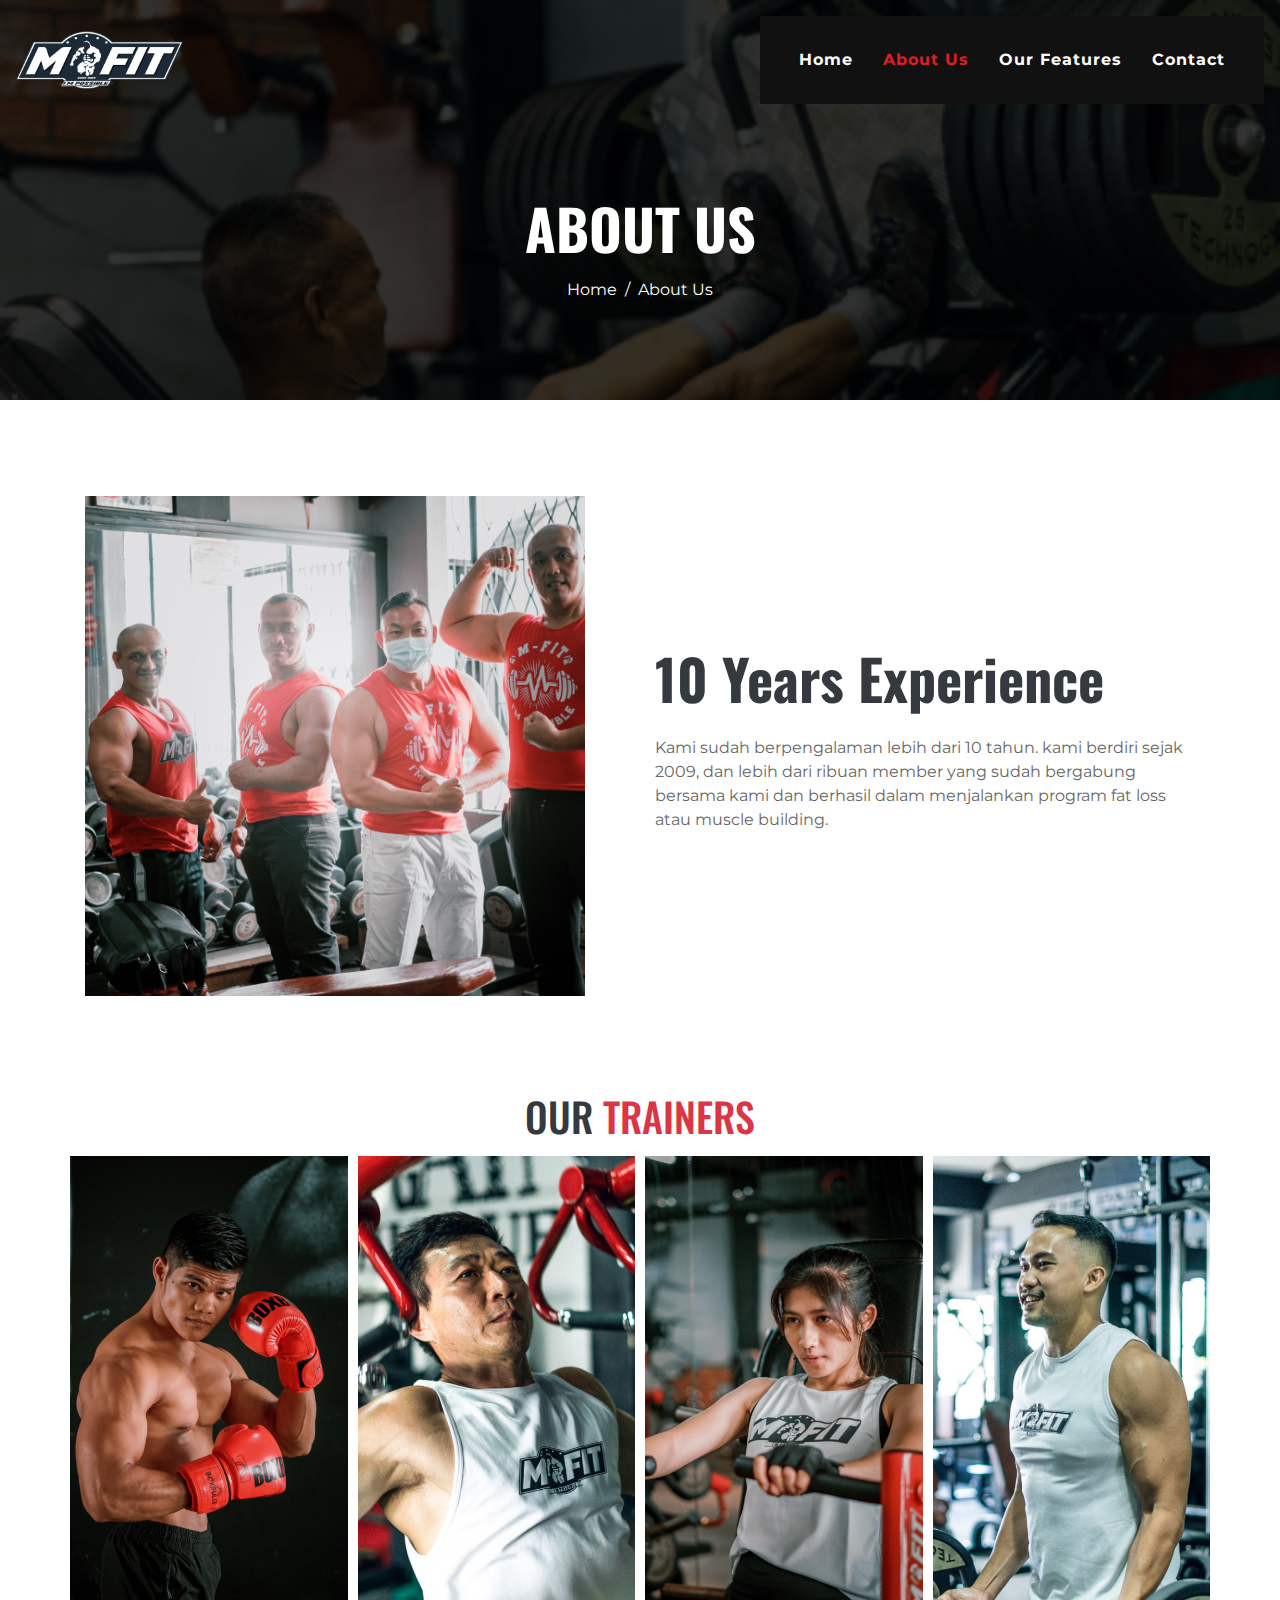
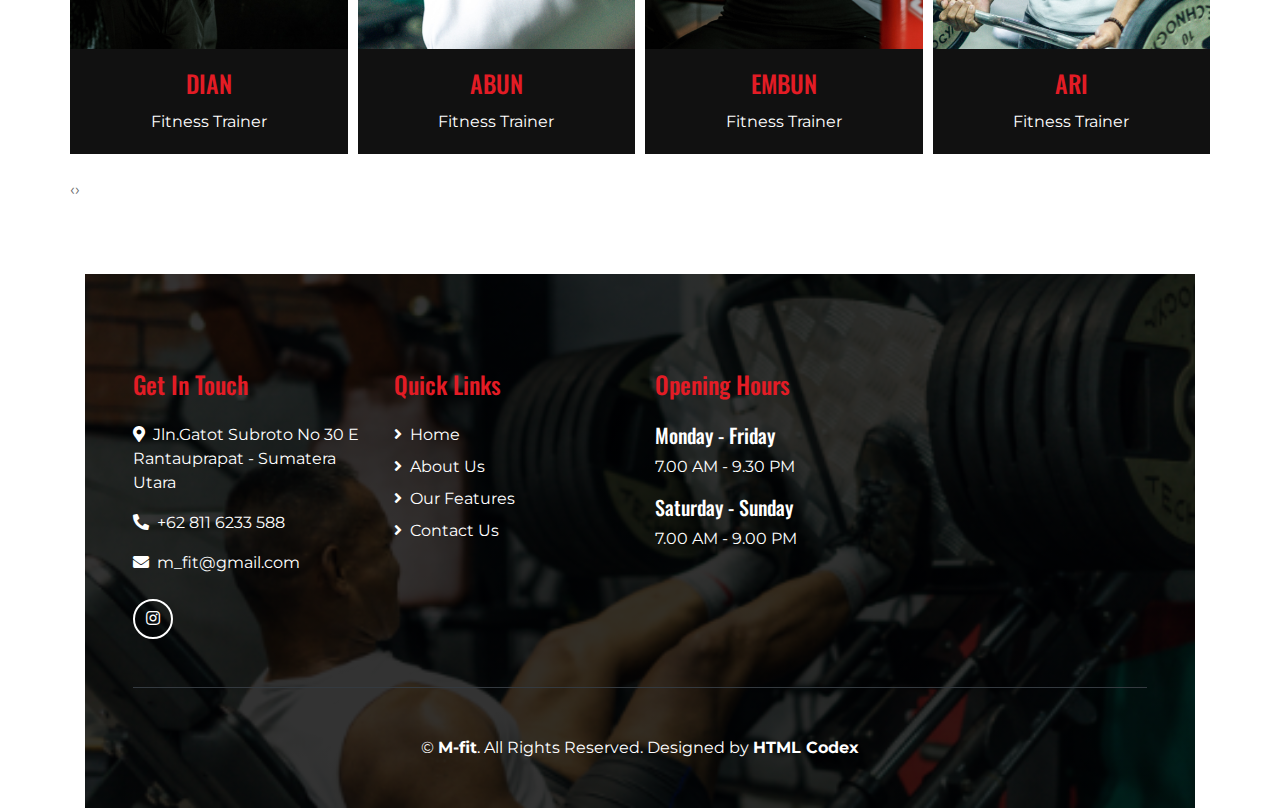
<file: about.html>
<!DOCTYPE html>
<html lang="en">
  <head>
    <meta charset="utf-8" />
    <title>M-fit</title>
    <meta content="width=device-width, initial-scale=1.0" name="viewport" />
    <meta content="M-fit" name="keywords" />
    <meta content="M-fit" name="description" />

    <!-- 1. owl carousel min css-->
    <link rel="stylesheet" href="https://cdnjs.cloudflare.com/ajax/libs/OwlCarousel2/2.3.4/assets/owl.carousel.min.css" integrity="sha512-tS3S5qG0BlhnQROyJXvNjeEM4UpMXHrQfTGmbQ1gKmelCxlSEBUaxhRBj/EFTzpbP4RVSrpEikbmdJobCvhE3g==" crossorigin="anonymous" referrerpolicy="no-referrer" />
  
    <!-- 2. owl carousel theme css -->
    <link rel="stylesheet" href="https://cdnjs.cloudflare.com/ajax/libs/OwlCarousel2/2.3.4/assets/owl.carousel.min.css" integrity="sha512-tS3S5qG0BlhnQROyJXvNjeEM4UpMXHrQfTGmbQ1gKmelCxlSEBUaxhRBj/EFTzpbP4RVSrpEikbmdJobCvhE3g==" crossorigin="anonymous" referrerpolicy="no-referrer" />

    <!-- Favicon -->
    <link href="img/favicon.ico" rel="icon" />

    <!-- Font Awesome -->
    <link href="https://cdnjs.cloudflare.com/ajax/libs/font-awesome/5.10.0/css/all.min.css" rel="stylesheet" />

    <!-- Flaticon Font -->
    <link href="lib/flaticon/font/flaticon.css" rel="stylesheet" />

    <!-- Customized Bootstrap Stylesheet -->
    <link href="css/style.min.css" rel="stylesheet" />
  </head>

  <body class="bg-white">
    <!-- Navbar Start -->
    <div class="container-fluid p-0 nav-bar">
      <nav class="navbar navbar-expand-lg bg-none navbar-dark py-3">
        <a class="navbar-brand" href="#">
          <img src="img/MFT.png" alt="MFT" height="58" />
        </a>
        <button type="button" class="navbar-toggler" data-toggle="collapse" data-target="#navbarCollapse">
          <span class="navbar-toggler-icon"></span>
        </button>
        <div class="collapse navbar-collapse justify-content-between" id="navbarCollapse">
          <div class="navbar-nav ml-auto p-4 bg-secondary">
            <a href="index.html" class="nav-item nav-link">Home</a>
            <a href="about.html" class="nav-item nav-link active">About Us</a>
            <a href="feature.html" class="nav-item nav-link">Our Features</a>            
            <a href="contact.html" class="nav-item nav-link">Contact</a>
          </div>
          </div>
        </div>
      </nav>
    </div>
    <!-- Navbar End -->

    <!-- Page Header Start -->
    <div class="container-fluid page-header mb-5">
      <div class="d-flex flex-column align-items-center justify-content-center pt-0 pt-lg-5" style="min-height: 400px">
        <h4 class="display-4 mb-3 mt-0 mt-lg-5 text-white text-uppercase font-weight-bold">About Us</h4>
        <div class="d-inline-flex">
          <p class="m-0 text-white"><a class="text-white" href="index.html">Home</a></p>
          <p class="m-0 text-white px-2">/</p>
          <p class="m-0 text-white">About Us</p>
        </div>
      </div>
    </div>
    <!-- Page Header End -->

     <!-- About Start -->
     <div class="container py-5">
      <div class="row align-items-center" >
        <div class="col-lg-6">
          <img class="img-fluid mb-4 mb-lg-0" src="img/10 TAHUN PENGALAMAN.png" alt="Image" />
        </div>
        <div class="col-lg-6">
          <h2 class="display-4 font-weight-bold mb-4" >10 Years Experience</h2>
          <p>Kami sudah berpengalaman lebih dari 10 tahun. kami berdiri sejak 2009, dan lebih dari ribuan member yang sudah bergabung bersama kami dan berhasil dalam menjalankan program fat loss atau muscle building. </p>
          
        </div>
      </div>
    </div>
    <!-- About End -->


    <!-- Team Start -->
    <div class="container pt-5 team">
      <h1 class="text-center fw-bold display-5 mb-3">OUR <span class="text-danger">TRAINERS</span></h1>
      <div class="row">
        <div class="owl-carousel owl-theme">
         
          <div class="item mb-4">
            <div class="card border-0 bg-secondary text-center text-white">
              <img src="img/trainer/dian.png" alt="image" class="card-img-top">
              <div class="card-social d-flex align-items-center justify-content-center">
                <a class="btn btn-outline-light rounded-circle text-center mr-2 px-0" style="width: 40px; height: 40px" href="https://www.instagram.com/dechavj/"><i class="fab fa-instagram"></i></a>
              </div>              
              <div class="card-body bg-secondary">
                <h4 class="card-title text-primary">DIAN</h4>
                <p class="card-text">Fitness Trainer</p>
              </div>
            </div>
          </div>
          <div class="item mb-4">
            <div class="card border-0 bg-secondary text-center text-white">
              <img src="img/trainer/abun.png" alt="image" class="card-img-top">
              <div class="card-social d-flex align-items-center justify-content-center">
                <a class="btn btn-outline-light rounded-circle text-center mr-2 px-0" style="width: 40px; height: 40px" href="https://www.instagram.com/wenlau5/"><i class="fab fa-instagram"></i></a>
              </div>              
              <div class="card-body bg-secondary">
                <h4 class="card-title text-primary">ABUN</h4>
                <p class="card-text">Fitness Trainer</p>
              </div>
            </div>
          </div>
          <div class="item mb-4">
            <div class="card border-0 bg-secondary text-center text-white">
              <img src="img/trainer/embun.png" alt="image" class="card-img-top">
              <div class="card-social d-flex align-items-center justify-content-center">
                <a class="btn btn-outline-light rounded-circle text-center mr-2 px-0" style="width: 40px; height: 40px" href="https://www.instagram.com/embun.kf/"><i class="fab fa-instagram"></i></a>
              </div>              
              <div class="card-body bg-secondary">
                <h4 class="card-title text-primary">EMBUN</h4>
                <p class="card-text">Fitness Trainer</p>
              </div>
            </div>
          </div>
          <div class="item mb-4">
            <div class="card border-0 bg-secondary text-center text-white">
              <img src="img/trainer/ari.png" alt="image" class="card-img-top">
              <div class="card-social d-flex align-items-center justify-content-center">
                <a class="btn btn-outline-light rounded-circle text-center mr-2 px-0" style="width: 40px; height: 40px" href="https://www.instagram.com/fahmiazhari023/"><i class="fab fa-instagram"></i></a>
              </div>              
              <div class="card-body bg-secondary">
                <h4 class="card-title text-primary">ARI</h4>
                <p class="card-text">Fitness Trainer</p>
              </div>
            </div>
          </div>
          <div class="item mb-4">
            <div class="card border-0 bg-secondary text-center text-white">
              <img src="img/trainer/dapot.png" alt="image" class="card-img-top">
              <div class="card-social d-flex align-items-center justify-content-center">
                
              </div>              
              <div class="card-body bg-secondary">
                <h4 class="card-title text-primary">DAPOT</h4>
                <p class="card-text">Fitness Trainer</p>
              </div>
            </div>
          </div>
          <div class="item mb-4">
            <div class="card border-0 bg-secondary text-center text-white">
              <img src="img/trainer/stevi.png" alt="image" class="card-img-top">
              <div class="card-social d-flex align-items-center justify-content-center">
                <a class="btn btn-outline-light rounded-circle text-center mr-2 px-0" style="width: 40px; height: 40px" href="https://www.instagram.com/steviandrean/"><i class="fab fa-instagram"></i></a>
              </div>              
              <div class="card-body bg-secondary">
                <h4 class="card-title text-primary">STEVI</h4>
                <p class="card-text">Fitness Trainer</p>
              </div>
            </div>
          </div>
          <div class="item mb-4">
            <div class="card border-0 bg-secondary text-center text-white">
              <img src="img/trainer/tony.png" alt="image" class="card-img-top">
              <div class="card-social d-flex align-items-center justify-content-center">
                <a class="btn btn-outline-light rounded-circle text-center mr-2 px-0" style="width: 40px; height: 40px" href="https://www.instagram.com/tony.6075/"><i class="fab fa-instagram"></i></a>
              </div>              
              <div class="card-body bg-secondary">
                <h4 class="card-title text-primary">TONY</h4>
                <p class="card-text">Fitness Trainer</p>
              </div>
            </div>
          </div>
          <div class="item mb-4">
            <div class="card border-0 bg-secondary text-center text-white">
              <img src="img/trainer/roma.png" alt="image" class="card-img-top">
              <div class="card-social d-flex align-items-center justify-content-center">
                <a class="btn btn-outline-light rounded-circle text-center mr-2 px-0" style="width: 40px; height: 40px" href="https://www.instagram.com/roma_sormin778/"><i class="fab fa-instagram"></i></a>
              </div>              
              <div class="card-body bg-secondary">
                <h4 class="card-title text-primary">ROMA</h4>
                <p class="card-text">Karate Sensei</p>
              </div>
            </div>
          </div>
          <div class="item mb-4">
            <div class="card border-0 bg-secondary text-center text-white">
              <img src="img/trainer/rinto.png" alt="image" class="card-img-top">
              <div class="card-social d-flex align-items-center justify-content-center">
                
              </div>              
              <div class="card-body bg-secondary">
                <h4 class="card-title text-primary">RINTO</h4>
                <p class="card-text">Karate Sensei</p>
              </div>
            </div>
          </div>
          <div class="item mb-4">
            <div class="card border-0 bg-secondary text-center text-white">
              <img src="img/trainer/roy.png" alt="image" class="card-img-top">
              <div class="card-social d-flex align-items-center justify-content-center">
                <a class="btn btn-outline-light rounded-circle text-center mr-2 px-0" style="width: 40px; height: 40px" href="https://www.instagram.com/roy_pinem22/"><i class="fab fa-instagram"></i></a>
              </div>              
              <div class="card-body bg-secondary">
                <h4 class="card-title text-primary">ROY</h4>
                <p class="card-text">Muaythai Khru</p>
              </div>
            </div>
          </div>
          <div class="item mb-4">
            <div class="card border-0 bg-secondary text-center text-white">
              <img src="img/trainer/moli.png" alt="image" class="card-img-top">
              <div class="card-social d-flex align-items-center justify-content-center">
                <a class="btn btn-outline-light rounded-circle text-center mr-2 px-0" style="width: 40px; height: 40px" href="https://www.instagram.com/moli_kyoga/"><i class="fab fa-instagram"></i></a>
              </div>              
              <div class="card-body bg-secondary">
                <h4 class="card-title text-primary">MOLINA</h4>
                <p class="card-text">Yoga and SBZ Instructor</p>
              </div>
            </div>
          </div>
          <div class="item mb-4">
            <div class="card border-0 bg-secondary text-center text-white">
              <img src="img/trainer/fendy.png" alt="image" class="card-img-top">
              <div class="card-social d-flex align-items-center justify-content-center">
                <a class="btn btn-outline-light rounded-circle text-center mr-2 px-0" style="width: 40px; height: 40px" href="https://www.instagram.com/fendyhartonoo/"><i class="fab fa-instagram"></i></a>
              </div>              
              <div class="card-body bg-secondary">
                <h4 class="card-title text-primary">FENDY</h4>
                <p class="card-text">Fitness Trainer</p>
              </div>
            </div>
          </div>

   
      </div>
    </div>
    <!-- Team End -->

    
    <!-- Footer Start -->
    <div class="footer container-fluid mt-5 py-5 px-sm-3 px-md-5 text-white">
      <div class="row pt-5">
        <div class="col-lg-3 col-md-6 mb-5">
          <h4 class="text-primary mb-4">Get In Touch</h4>
          <p><i class="fa fa-map-marker-alt mr-2"></i>Jln.Gatot Subroto No 30 E Rantauprapat - Sumatera Utara</p>
          <p><i class="fa fa-phone-alt mr-2"></i>+62 811 6233 588</p>
          <p><i class="fa fa-envelope mr-2"></i>m_fit@gmail.com</p>
          <div class="d-flex justify-content-start mt-4">
            <a class="btn btn-outline-light rounded-circle text-center mr-2 px-0" style="width: 40px; height: 40px" href="https://www.instagram.com/go.mfit/"><i class="fab fa-instagram"></i></a>
          </div>
        </div>
        <div class="col-lg-3 col-md-6 mb-5">
          <h4 class="text-primary mb-4">Quick Links</h4>
          <div class="d-flex flex-column justify-content-start">
            <a class="text-white mb-2" href="index.html"><i class="fa fa-angle-right mr-2"></i>Home</a>
            <a class="text-white mb-2" href="about.html"><i class="fa fa-angle-right mr-2"></i>About Us</a>
            <a class="text-white mb-2" href="feature.html"><i class="fa fa-angle-right mr-2"></i>Our Features</a>
            <a class="text-white" href="contact.html"><i class="fa fa-angle-right mr-2"></i>Contact Us</a>
          </div>
        </div>
        <div class="col-lg-3 col-md-6 mb-5">
          <h4 class="text-primary mb-4">Opening Hours</h4>
          <h5 class="text-white">Monday - Friday</h5>
          <p>7.00 AM - 9.30 PM</p>
          <h5 class="text-white">Saturday - Sunday</h5>
          <p>7.00 AM - 9.00 PM</p>
        </div>
      </div>
      <div class="container border-top border-dark pt-5">
        <p class="m-0 text-center text-white">
          &copy; <a class="text-white font-weight-bold" href="#">M-fit</a>. All Rights Reserved. Designed by
          <a class="text-white font-weight-bold" href="https://htmlcodex.com">HTML Codex</a>
        </p>
      </div>
    </div>
    <!-- Footer End -->

    <!-- Back to Top -->
    <a href="#" class="btn btn-outline-primary back-to-top"><i class="fa fa-angle-double-up"></i></a>

    <!-- JavaScript Libraries -->
    <script src="https://code.jquery.com/jquery-3.4.1.min.js"></script>
    <script src="https://stackpath.bootstrapcdn.com/bootstrap/4.4.1/js/bootstrap.bundle.min.js"></script>
    <script src="lib/easing/easing.min.js"></script>
    <script src="lib/waypoints/waypoints.min.js"></script>

    <!-- Contact Javascript File -->
    <script src="mail/jqBootstrapValidation.min.js"></script>
    <script src="mail/contact.js"></script>

    <!-- Template Javascript -->
    <script src="js/main.js"></script>


<!-- lets include cdn file-->
  <!-- 0. jquery cdn -->
  <script src="https://cdnjs.cloudflare.com/ajax/libs/jquery/3.6.0/jquery.min.js" integrity="sha512-894YE6QWD5I59HgZOGReFYm4dnWc1Qt5NtvYSaNcOP+u1T9qYdvdihz0PPSiiqn/+/3e7Jo4EaG7TubfWGUrMQ==" crossorigin="anonymous" referrerpolicy="no-referrer"></script>

  <!-- 1. owl carousel min.js -->
  <script src="https://cdnjs.cloudflare.com/ajax/libs/OwlCarousel2/2.3.4/owl.carousel.min.js" integrity="sha512-bPs7Ae6pVvhOSiIcyUClR7/q2OAsRiovw4vAkX+zJbw3ShAeeqezq50RIIcIURq7Oa20rW2n2q+fyXBNcU9lrw==" crossorigin="anonymous" referrerpolicy="no-referrer"></script>
  
  <!-- inti owl carausel -->
  <script>
    $('.owl-carousel').owlCarousel({
    loop:true,
    margin:10,
    nav:true,
    responsive:{
        0:{
            items:1
        },
        600:{
            items:2
        },
        1000:{
            items:4
        }
    }
})
  </script>


  </body>
</html>
</file>
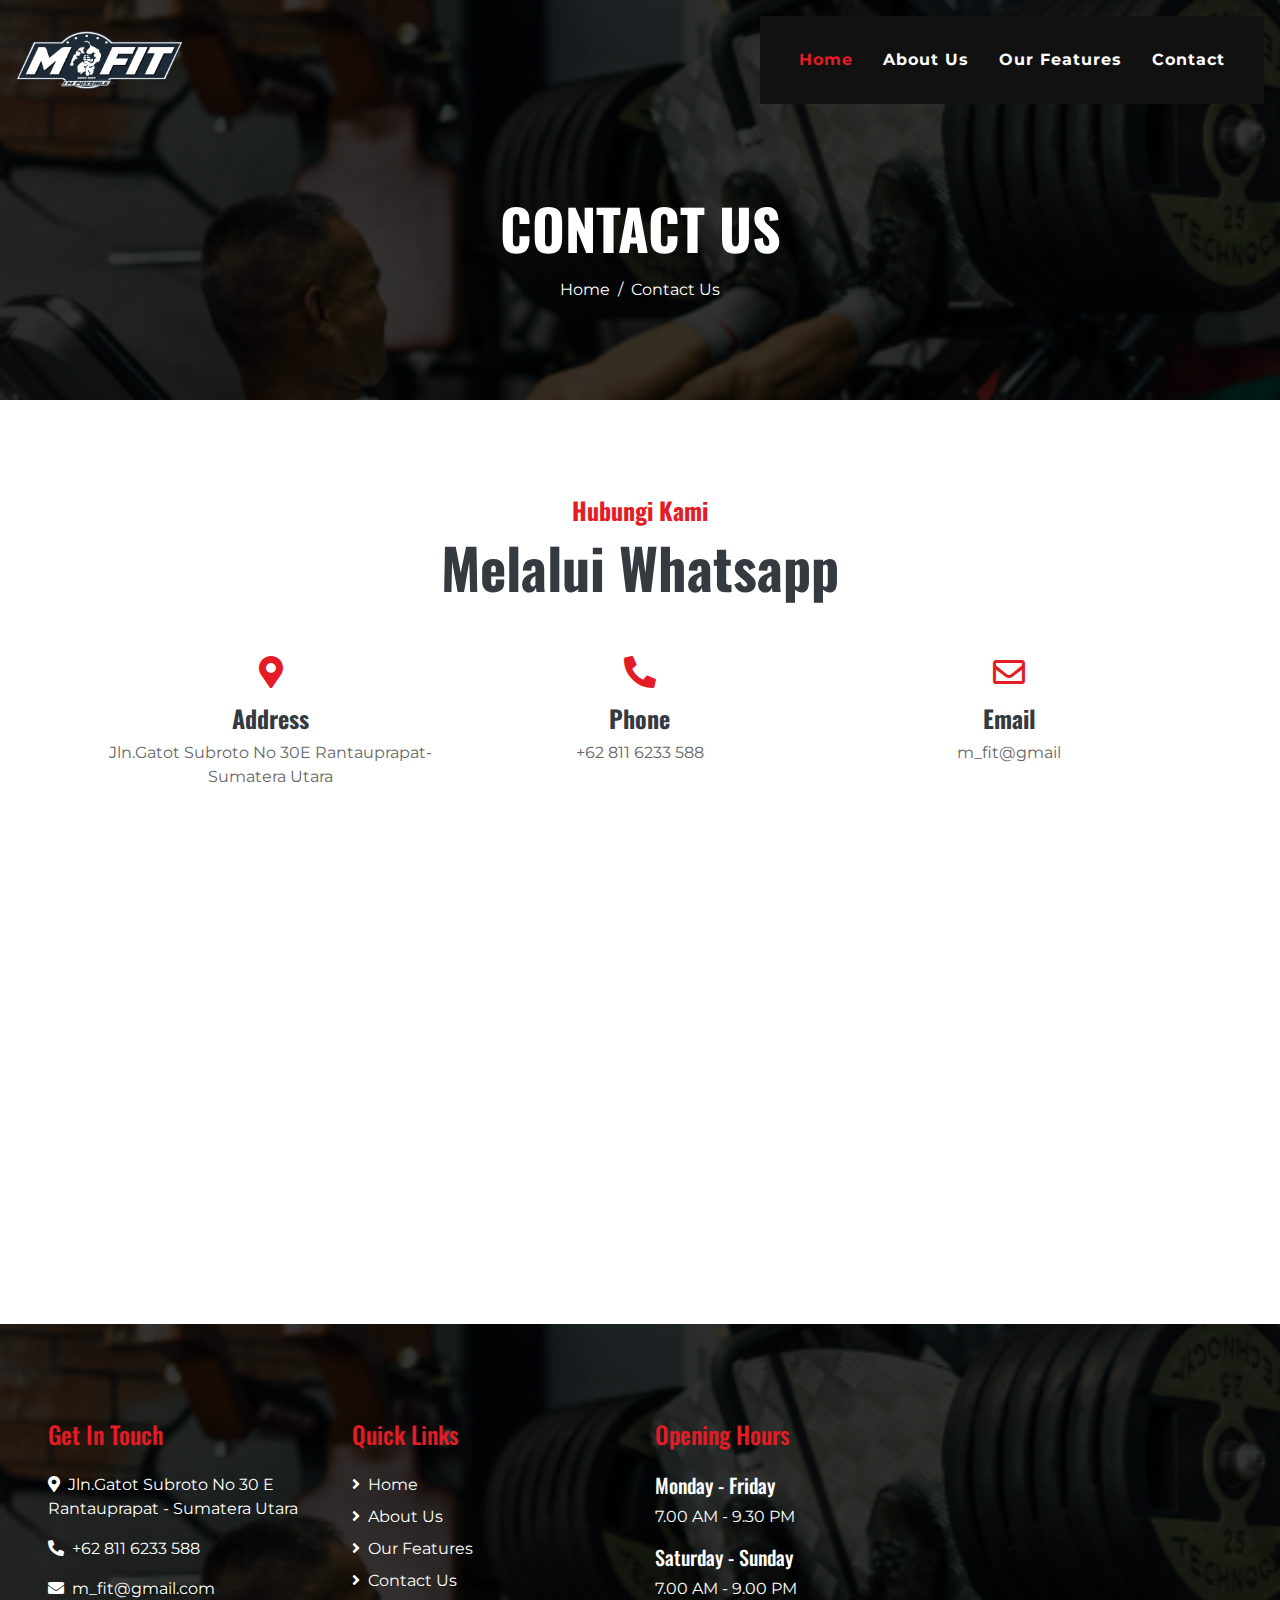
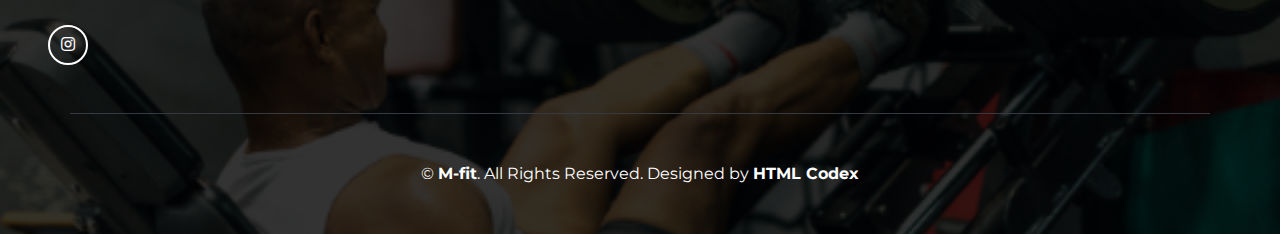
<file: contact.html>
<!DOCTYPE html>
<html lang="en">
  <head>
    <meta charset="utf-8" />
    <title>M-fit</title>
    <meta content="width=device-width, initial-scale=1.0" name="viewport" />
    <meta content="M-fit" name="keywords" />
    <meta content="M-fit" name="description" />

    <!-- Favicon -->
    <link href="img/favicon.ico" rel="icon" />

    <!-- Font Awesome -->
    <link href="https://cdnjs.cloudflare.com/ajax/libs/font-awesome/5.10.0/css/all.min.css" rel="stylesheet" />

    <!-- Flaticon Font -->
    <link href="lib/flaticon/font/flaticon.css" rel="stylesheet" />

    <!-- Customized Bootstrap Stylesheet -->
    <link href="css/style.min.css" rel="stylesheet" />
  </head>

  <body class="bg-white">
    <!-- Navbar Start -->
    <div class="container-fluid p-0 nav-bar">
      <nav class="navbar navbar-expand-lg bg-none navbar-dark py-3">
        <a class="navbar-brand" href="#">
          <img src="img/MFT.png" alt="MFT" height="58" />
        </a>

        <button type="button" class="navbar-toggler" data-toggle="collapse" data-target="#navbarCollapse">
          <span class="navbar-toggler-icon"></span>
        </button>
        <div class="collapse navbar-collapse justify-content-between" id="navbarCollapse">
          <div class="navbar-nav ml-auto p-4 bg-secondary">
            <a href="index.html" class="nav-item nav-link active">Home</a>
            <a href="about.html" class="nav-item nav-link">About Us</a>
            <a href="feature.html" class="nav-item nav-link">Our Features</a>
            <a href="contact.html" class="nav-item nav-link">Contact</a>
             </div>
            
          </div>
        </div>
      </nav>
    </div>
    <!-- Navbar End -->

    <!-- Page Header Start -->
    <div class="container-fluid page-header mb-5">
      <div class="d-flex flex-column align-items-center justify-content-center pt-0 pt-lg-5" style="min-height: 400px">
        <h4 class="display-4 mb-3 mt-0 mt-lg-5 text-white text-uppercase font-weight-bold">Contact Us</h4>
        <div class="d-inline-flex">
          <p class="m-0 text-white"><a class="text-white" href="index.html">Home</a></p>
          <p class="m-0 text-white px-2">/</p>
          <p class="m-0 text-white">Contact Us</p>
        </div>
      </div>
    </div>
    <!-- Page Header End -->

    <!-- Contact Start -->
    <div class="container pt-5">
      <div class="d-flex flex-column text-center mb-5">
        <h4 class="text-primary font-weight-bold">Hubungi Kami</h4>
        <h4 class="display-4 font-weight-bold">Melalui Whatsapp</h4>
      </div>
      <div class="row px-3 pb-2">
        <div class="col-sm-4 text-center mb-3">
          <i class="fa fa-2x fa-map-marker-alt mb-3 text-primary"></i>
          <h4 class="font-weight-bold">Address</h4>
          <p>Jln.Gatot Subroto No 30E Rantauprapat-Sumatera Utara</p>
        </div>
        <div class="col-sm-4 text-center mb-3">
          <i class="fa fa-2x fa-phone-alt mb-3 text-primary"></i>
          <h4 class="font-weight-bold">Phone</h4>
          <p>+62 811 6233 588</p>
        </div>
        <div class="col-sm-4 text-center mb-3">
          <i class="far fa-2x fa-envelope mb-3 text-primary"></i>
          <h4 class="font-weight-bold">Email</h4>
          <p>m_fit@gmail</p>
        </div>
      </div>
      <div class="row">
        <div class="col-md-6 pb-5">
          <iframe
            style="width: 100%; height: 392px"
            src="https://www.google.com/maps/embed?pb=!1m18!1m12!1m3!1d3987.1363127056466!2d99.82128491603129!3d2.1009484984685187!2m3!1f0!2f0!3f0!3m2!1i1024!2i768!4f13.1!3m3!1m2!1s0x302dc000000000f5%3A0x4abcba60b896eadc!2sM-fit%20Fitness%20Centre!5e0!3m2!1sid!2sid!4v1648049513677!5m2!1sid!2sid"
            frameborder="0"
            style="border: 0"
            allowfullscreen=""
            aria-hidden="false"
            tabindex="0"
          ></iframe>
        </div>
        
      </div>
    </div>
    <!-- Contact End -->

    <!-- Footer Start -->
    <div class="footer container-fluid mt-5 py-5 px-sm-3 px-md-5 text-white">
      <div class="row pt-5">
        <div class="col-lg-3 col-md-6 mb-5">
          <h4 class="text-primary mb-4">Get In Touch</h4>
          <p><i class="fa fa-map-marker-alt mr-2"></i>Jln.Gatot Subroto No 30 E Rantauprapat - Sumatera Utara</p>
          <p><i class="fa fa-phone-alt mr-2"></i>+62 811 6233 588</p>
          <p><i class="fa fa-envelope mr-2"></i>m_fit@gmail.com</p>
          <div class="d-flex justify-content-start mt-4">
            <a class="btn btn-outline-light rounded-circle text-center mr-2 px-0" style="width: 40px; height: 40px" href="https://www.instagram.com/go.mfit/"><i class="fab fa-instagram"></i></a>
          </div>
        </div>
        <div class="col-lg-3 col-md-6 mb-5">
          <h4 class="text-primary mb-4">Quick Links</h4>
          <div class="d-flex flex-column justify-content-start">
            <a class="text-white mb-2" href="index.html"><i class="fa fa-angle-right mr-2"></i>Home</a>
            <a class="text-white mb-2" href="about.html"><i class="fa fa-angle-right mr-2"></i>About Us</a>
            <a class="text-white mb-2" href="feature.html"><i class="fa fa-angle-right mr-2"></i>Our Features</a>
            <a class="text-white" href="contact.html"><i class="fa fa-angle-right mr-2"></i>Contact Us</a>
          </div>
        </div>
        <div class="col-lg-3 col-md-6 mb-5">
          <h4 class="text-primary mb-4">Opening Hours</h4>
          <h5 class="text-white">Monday - Friday</h5>
          <p>7.00 AM - 9.30 PM</p>
          <h5 class="text-white">Saturday - Sunday</h5>
          <p>7.00 AM - 9.00 PM</p>
        </div>
      </div>
      <div class="container border-top border-dark pt-5">
        <p class="m-0 text-center text-white">
          &copy; <a class="text-white font-weight-bold" href="#">M-fit</a>. All Rights Reserved. Designed by
          <a class="text-white font-weight-bold" href="https://htmlcodex.com">HTML Codex</a>
        </p>
      </div>
    </div>
    <!-- Footer End -->

    <!-- Back to Top -->
    <a href="#" class="btn btn-outline-primary back-to-top"><i class="fa fa-angle-double-up"></i></a>

    <!-- JavaScript Libraries -->
    <script src="https://code.jquery.com/jquery-3.4.1.min.js"></script>
    <script src="https://stackpath.bootstrapcdn.com/bootstrap/4.4.1/js/bootstrap.bundle.min.js"></script>
    <script src="lib/easing/easing.min.js"></script>
    <script src="lib/waypoints/waypoints.min.js"></script>

    <!-- Contact Javascript File -->
    <script src="mail/jqBootstrapValidation.min.js"></script>
    <script src="mail/contact.js"></script>

    <!-- Template Javascript -->
    <script src="js/main.js"></script>
  </body>
</html>
</file>
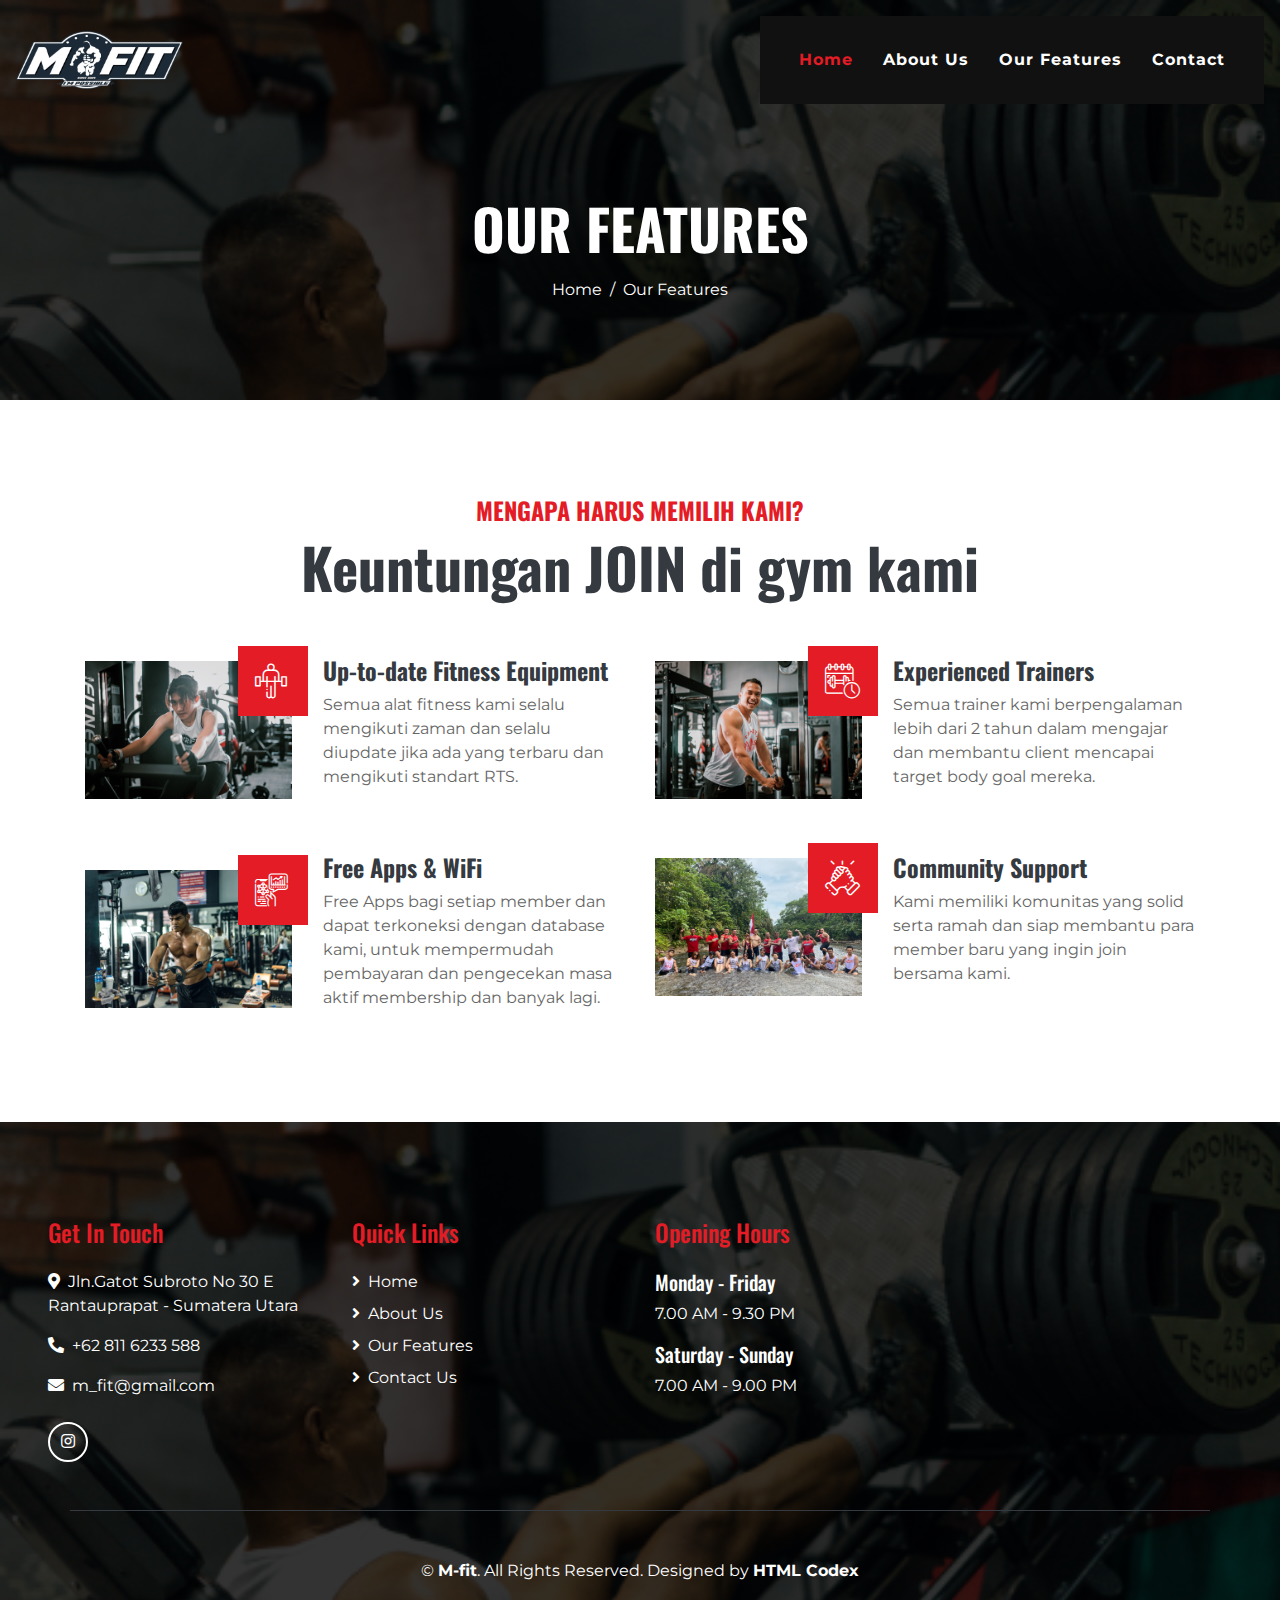
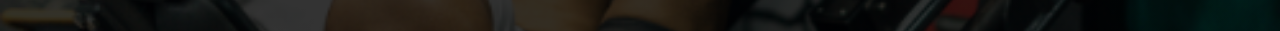
<file: feature.html>
<!DOCTYPE html>
<html lang="en">
  <head>
    <meta charset="utf-8" />
    <title>M-fit</title>
    <meta content="width=device-width, initial-scale=1.0" name="viewport" />
    <meta content="M-fit" name="keywords" />
    <meta content="M-fit" name="description" />

    <!-- Favicon -->
    <link href="img/favicon.ico" rel="icon" />

    <!-- Font Awesome -->
    <link href="https://cdnjs.cloudflare.com/ajax/libs/font-awesome/5.10.0/css/all.min.css" rel="stylesheet" />

    <!-- Flaticon Font -->
    <link href="lib/flaticon/font/flaticon.css" rel="stylesheet" />

    <!-- Customized Bootstrap Stylesheet -->
    <link href="css/style.min.css" rel="stylesheet" />
  </head>

  <body class="bg-white">
    <!-- Navbar Start -->
    <div class="container-fluid p-0 nav-bar">
      <nav class="navbar navbar-expand-lg bg-none navbar-dark py-3">
        <a class="navbar-brand" href="#">
          <img src="img/MFT.png" alt="MFT" height="58" />
        </a>

        <button type="button" class="navbar-toggler" data-toggle="collapse" data-target="#navbarCollapse">
          <span class="navbar-toggler-icon"></span>
        </button>
        <div class="collapse navbar-collapse justify-content-between" id="navbarCollapse">
          <div class="navbar-nav ml-auto p-4 bg-secondary">
            <a href="index.html" class="nav-item nav-link active">Home</a>
            <a href="about.html" class="nav-item nav-link">About Us</a>
            <a href="feature.html" class="nav-item nav-link">Our Features</a>
            <a href="contact.html" class="nav-item nav-link">Contact</a>
             </div>
            
          </div>
        </div>
      </nav>
    </div>
    <!-- Navbar End -->

    <!-- Page Header Start -->
    <div class="container-fluid page-header mb-5">
      <div class="d-flex flex-column align-items-center justify-content-center pt-0 pt-lg-5" style="min-height: 400px">
        <h4 class="display-4 mb-3 mt-0 mt-lg-5 text-white text-uppercase font-weight-bold">Our Features</h4>
        <div class="d-inline-flex">
          <p class="m-0 text-white"><a class="text-white" href="index.html">Home</a></p>
          <p class="m-0 text-white px-2">/</p>
          <p class="m-0 text-white">Our Features</p>
        </div>
      </div>
    </div>
    <!-- Page Header End -->

    <!-- GYM Feature Start -->
    <div class="container feature pt-5">
      <div class="d-flex flex-column text-center mb-5">
        <h4 class="text-primary font-weight-bold">MENGAPA HARUS MEMILIH KAMI?</h4>
        <h4 class="display-4 font-weight-bold">Keuntungan JOIN di gym kami</h4>
      </div>
      <div class="row">
        <div class="col-md-6 mb-5">
          <div class="row align-items-center">
            <div class="col-sm-5">
              <img class="img-fluid mb-3 mb-sm-0" src="img/alat fitness terupdate.png" alt="Image" />
              <i class="flaticon-barbell"></i>
            </div>
            <div class="col-sm-7">
              <h4 class="font-weight-bold">Up-to-date Fitness Equipment</h4>
              <p>Semua alat fitness kami selalu mengikuti zaman dan selalu diupdate jika ada yang terbaru dan mengikuti standart RTS.</p>
            </div>
          </div>
        </div>
        <div class="col-md-6 mb-5">
          <div class="row align-items-center">
            <div class="col-sm-5">
              <img class="img-fluid mb-3 mb-sm-0" src="img/trn.png" alt="Image" />
              <i class="flaticon-training"></i>
            </div>
            <div class="col-sm-7">
              <h4 class="font-weight-bold">Experienced Trainers </h4>
              <p>Semua trainer kami berpengalaman lebih dari 2 tahun dalam mengajar dan membantu client mencapai target body goal mereka. </p>
            </div>
          </div>
        </div>
        <div class="col-md-6 mb-5">
          <div class="row align-items-center">
            <div class="col-sm-5">
              <img class="img-fluid mb-3 mb-sm-0" src="img/freewifi.png" alt="Image" />
              <i class="flaticon-trends"></i>
            </div>
            <div class="col-sm-7">
              <h4 class="font-weight-bold">Free Apps & WiFi</h4>
              <p>Free Apps bagi setiap member dan dapat terkoneksi dengan database kami, untuk mempermudah pembayaran dan pengecekan masa aktif membership dan banyak lagi.</p>
            </div>
          </div>
        </div>
        <div class="col-md-6 mb-5">
          <div class="row align-items-center">
            <div class="col-sm-5">
              <img class="img-fluid mb-3 mb-sm-0" src="img/komunitas.png" alt="Image" />
              <i class="flaticon-support"></i>
            </div>
            <div class="col-sm-7">
              <h4 class="font-weight-bold">Community Support</h4>
              <p>Kami memiliki komunitas yang solid serta ramah dan siap membantu para member baru yang ingin join bersama kami.  </p>
            </div>
          </div>
        </div>
      </div>
    </div>
    <!-- GYM Feature End -->

   
    <!-- Footer Start -->
    <div class="footer container-fluid mt-5 py-5 px-sm-3 px-md-5 text-white">
      <div class="row pt-5">
        <div class="col-lg-3 col-md-6 mb-5">
          <h4 class="text-primary mb-4">Get In Touch</h4>
          <p><i class="fa fa-map-marker-alt mr-2"></i>Jln.Gatot Subroto No 30 E Rantauprapat - Sumatera Utara</p>
          <p><i class="fa fa-phone-alt mr-2"></i>+62 811 6233 588</p>
          <p><i class="fa fa-envelope mr-2"></i>m_fit@gmail.com</p>
          <div class="d-flex justify-content-start mt-4">
            <a class="btn btn-outline-light rounded-circle text-center mr-2 px-0" style="width: 40px; height: 40px" href="https://www.instagram.com/go.mfit/"><i class="fab fa-instagram"></i></a>
          </div>
        </div>
        <div class="col-lg-3 col-md-6 mb-5">
          <h4 class="text-primary mb-4">Quick Links</h4>
          <div class="d-flex flex-column justify-content-start">
            <a class="text-white mb-2" href="index.html"><i class="fa fa-angle-right mr-2"></i>Home</a>
            <a class="text-white mb-2" href="about.html"><i class="fa fa-angle-right mr-2"></i>About Us</a>
            <a class="text-white mb-2" href="feature.html"><i class="fa fa-angle-right mr-2"></i>Our Features</a>
            <a class="text-white" href="contact.html"><i class="fa fa-angle-right mr-2"></i>Contact Us</a>
          </div>
        </div>
        <div class="col-lg-3 col-md-6 mb-5">
          <h4 class="text-primary mb-4">Opening Hours</h4>
          <h5 class="text-white">Monday - Friday</h5>
          <p>7.00 AM - 9.30 PM</p>
          <h5 class="text-white">Saturday - Sunday</h5>
          <p>7.00 AM - 9.00 PM</p>
        </div>
      </div>
      <div class="container border-top border-dark pt-5">
        <p class="m-0 text-center text-white">
          &copy; <a class="text-white font-weight-bold" href="#">M-fit</a>. All Rights Reserved. Designed by
          <a class="text-white font-weight-bold" href="https://htmlcodex.com">HTML Codex</a>
        </p>
      </div>
    </div>
    <!-- Footer End -->

    <!-- Back to Top -->
    <a href="#" class="btn btn-outline-primary back-to-top"><i class="fa fa-angle-double-up"></i></a>

    <!-- JavaScript Libraries -->
    <script src="https://code.jquery.com/jquery-3.4.1.min.js"></script>
    <script src="https://stackpath.bootstrapcdn.com/bootstrap/4.4.1/js/bootstrap.bundle.min.js"></script>
    <script src="lib/easing/easing.min.js"></script>
    <script src="lib/waypoints/waypoints.min.js"></script>

    <!-- Contact Javascript File -->
    <script src="mail/jqBootstrapValidation.min.js"></script>
    <script src="mail/contact.js"></script>

    <!-- Template Javascript -->
    <script src="js/main.js"></script>
  </body>
</html>
</file>
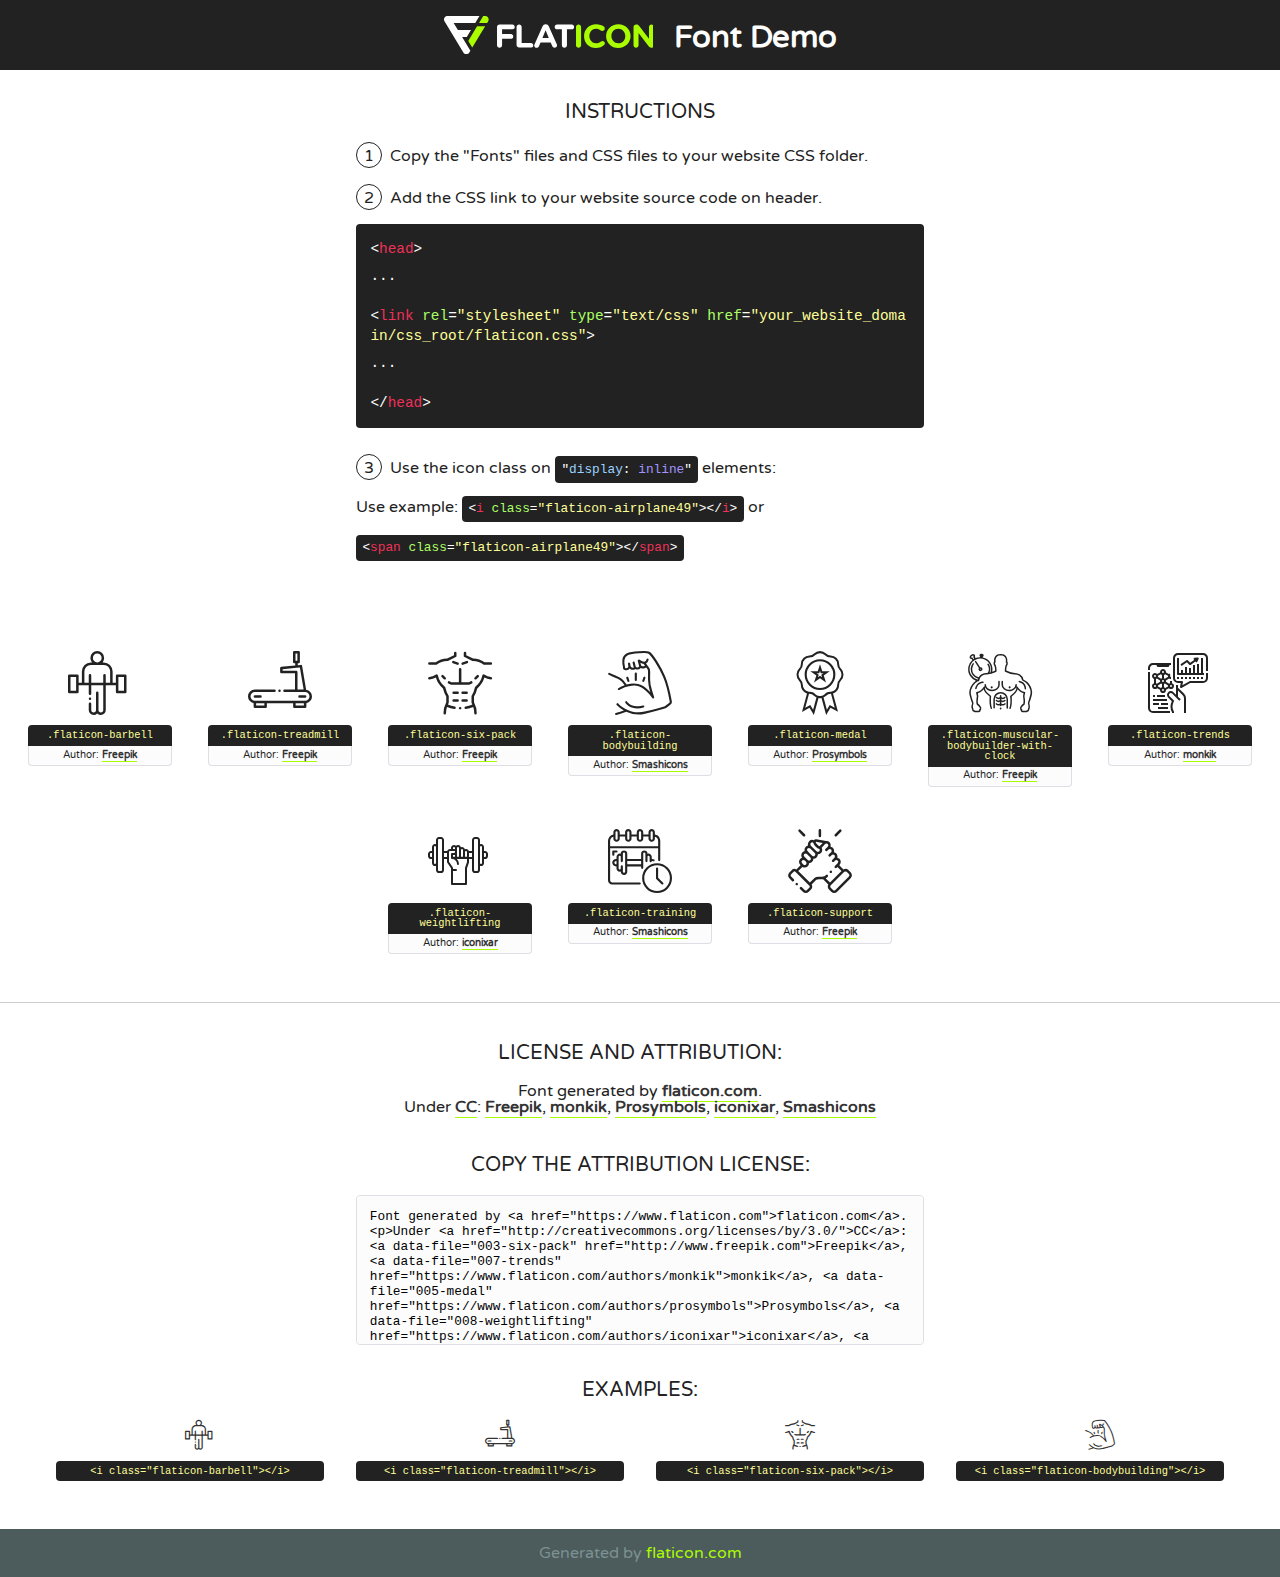
<file: lib/flaticon/font/flaticon.html>
<!DOCTYPE html>
<!--
  Flaticon icon font: Flaticon
  Creation date: 26/10/2020 11:08
-->
<html>
<!DOCTYPE html>
<html>

<head>
    <title>Flaticon WebFont</title>
    <link href="http://fonts.googleapis.com/css?family=Varela+Round" rel="stylesheet" type="text/css" />
    <link rel="stylesheet" type="text/css" href="flaticon.css">
    <meta charset="UTF-8">
    <style>
    html, body, div, span, applet, object, iframe,
    h1, h2, h3, h4, h5, h6, p, blockquote, pre,
    a, abbr, acronym, address, big, cite, code,
    del, dfn, em, img, ins, kbd, q, s, samp,
    small, strike, strong, sub, sup, tt, var,
    b, u, i, center,
    dl, dt, dd, ol, ul, li,
    fieldset, form, label, legend,
    table, caption, tbody, tfoot, thead, tr, th, td,
    article, aside, canvas, details, embed, 
    figure, figcaption, footer, header, hgroup, 
    menu, nav, output, ruby, section, summary,
    time, mark, audio, video {
        margin: 0;
        padding: 0;
        border: 0;
        font-size: 100%;
        font: inherit;
        vertical-align: baseline;
    }
    /* HTML5 display-role reset for older browsers */
    article, aside, details, figcaption, figure, 
    footer, header, hgroup, menu, nav, section {
        display: block;
    }
    body {
        line-height: 1;
    }
    ol, ul {
        list-style: none;
    }
    blockquote, q {
        quotes: none;
    }
    blockquote:before, blockquote:after,
    q:before, q:after {
        content: '';
        content: none;
    }
    table {
        border-collapse: collapse;
        border-spacing: 0;
    }
    body {
        font-family: 'Varela Round', Helvetica, Arial, sans-serif;
        font-size: 16px;
        color: #222;
    }
    a {
        color: #333;
        border-bottom: 1px solid #a9fd00;
        font-weight: bold;
        text-decoration: none;
    }
    * {
        -moz-box-sizing: border-box;
        -webkit-box-sizing: border-box;
        box-sizing: border-box;
        margin: 0;
        padding: 0;
    }
    [class^="flaticon-"]:before, [class*=" flaticon-"]:before, [class^="flaticon-"]:after, [class*=" flaticon-"]:after {
        font-family: Flaticon;
        font-size: 30px;
        font-style: normal;
        margin-left: 20px;
        color: #333;
    }
    .wrapper {
        max-width: 600px;
        margin: auto;
        padding: 0 1em;
    }
    .title {
        font-size: 1.25em;
        text-align: center;
        margin-bottom: 1em;
        text-transform: uppercase;
    }
    header {
        text-align: center;
        background-color: #222;
        color: #fff;
        padding: 1em;
    }
    header .logo {
        width: 210px;
        height: 38px;
        display: inline-block;
        vertical-align: middle;
        margin-right: 1em;
        border: none;
    }
    header strong {
        font-size: 1.95em;
        font-weight: bold;
        vertical-align: middle;
        margin-top: 5px;
        display: inline-block;
    }
    .demo {
        margin: 2em auto;
        line-height: 1.25em;
    }
    .demo ul li {
        margin-bottom: 1em;
    }
    .demo ul li .num {
        color: #222;
        border-radius: 20px;
        display: inline-block;
        width: 26px;
        padding: 3px;
        height: 26px;
        text-align: center;
        margin-right: 0.5em;
        border: 1px solid #222;
    }
    .demo ul li code {
        background-color: #222;
        border-radius: 4px;
        padding: 0.25em 0.5em;
        display: inline-block;
        color: #fff;
        font-family: Consolas,Monaco,Lucida Console,Liberation Mono,DejaVu Sans Mono,Bitstream Vera Sans Mono,Courier New, monospace;
        font-weight: lighter;
        margin-top: 1em;
        font-size: 0.8em;
        word-break: break-all;
    }
    .demo ul li code.big {
        padding: 1em;
        font-size: 0.9em;
    }
    .demo ul li code .red {
        color: #EF3159;
    }
    .demo ul li code .green {
        color: #ACFF65;
    }
    .demo ul li code .yellow {
        color: #FFFF99;
    }
    .demo ul li code .blue {
        color: #99D3FF;
    }
    .demo ul li code .purple {
        color: #A295FF;
    }
    .demo ul li code .dots {
        margin-top: 0.5em;
        display: block;
    }
    #glyphs {
        border-bottom: 1px solid #ccc;
        padding: 2em 0;
        text-align: center;
    }
    .glyph {
        display: inline-block;
        width: 9em;
        margin: 1em;
        text-align: center;
        vertical-align: top;
        background: #FFF;
    }
    .glyph .glyph-icon {
        padding: 10px;
        display: block;
        font-family:"Flaticon";
        font-size: 64px;
        line-height: 1;
    }
    .glyph .glyph-icon:before {
        font-size: 64px;
        color: #222;
        margin-left: 0;
    }
    .class-name {
        font-size: 0.65em;
        background-color: #222;
        color: #fff;
        border-radius: 4px 4px 0 0;
        padding: 0.5em;
        color: #FFFF99;
        font-family: Consolas,Monaco,Lucida Console,Liberation Mono,DejaVu Sans Mono,Bitstream Vera Sans Mono,Courier New, monospace;
    }
    .author-name {
        font-size: 0.6em;
        background-color: #fcfcfd;
        border: 1px solid #DEDEE4;
        border-top: 0;
        border-radius: 0 0 4px 4px;
        padding: 0.5em;
    }
    .class-name:last-child {
        font-size: 10px;
        color:#888;
    }
    .class-name:last-child a {
        font-size: 10px;
        color:#555;
    }
    .class-name:last-child a:hover {
        color:#a9fd00;
    }
    .glyph > input {
        display: block;
        width: 100px;
        margin: 5px auto;
        text-align: center;
        font-size: 12px;
        cursor: text;
    }
    .glyph > input.icon-input {
        font-family:"Flaticon";
        font-size: 16px;
        margin-bottom: 10px;
    }
    .attribution .title {
        margin-top: 2em;
    }
    .attribution textarea {
        background-color: #fcfcfd;
        padding: 1em;
        border: none;
        box-shadow: none;
        border: 1px solid #DEDEE4;
        border-radius: 4px;
        resize: none;
        width: 100%;
        height: 150px;
        font-size: 0.8em;
        font-family: Consolas,Monaco,Lucida Console,Liberation Mono,DejaVu Sans Mono,Bitstream Vera Sans Mono,Courier New, monospace;
        -webkit-appearance: none;
    }
    .iconsuse {
        margin: 2em auto;
        text-align: center;
        max-width: 1200px;
    }
    .iconsuse:after {
        content: '';
        display: table;
        clear: both;
    }
    .iconsuse .image {
        float: left;
        width: 25%;
        padding: 0 1em;
    }
    .iconsuse .image p {
        margin-bottom: 1em;
    }
    .iconsuse .image span {
        display: block;
        font-size: 0.65em;
        background-color: #222;
        color: #fff;
        border-radius: 4px;
        padding: 0.5em;
        color: #FFFF99;
        margin-top: 1em;
        font-family: Consolas,Monaco,Lucida Console,Liberation Mono,DejaVu Sans Mono,Bitstream Vera Sans Mono,Courier New, monospace;
    }
    #footer {
        text-align: center;
        background-color: #4C5B5C;
        color: #7c9192;
        padding: 1em;
    }
    #footer a {
        border: none;
        color: #a9fd00;
        font-weight: normal;
    }
    @media (max-width: 960px) {
        .iconsuse .image {
            width: 50%;
        }
    }
    @media (max-width: 560px) {
        .iconsuse .image {
            width: 100%;
        }
    }
    </style>
</head>

<body class="characters-off">

    <header>
        <a href="https://www.flaticon.com" target="_blank" class="logo">
            <svg version="1.1" xmlns="http://www.w3.org/2000/svg" xmlns:xlink="http://www.w3.org/1999/xlink" xmlns:a="http://ns.adobe.com/AdobeSVGViewerExtensions/3.0/" viewBox="0 0 560.875 102.036" enable-background="new 0 0 560.875 102.036" xml:space="preserve">
                <defs>
                </defs>
                <g>
                    <g class="letters">
                        <path fill="#ffffff" d="M141.596,29.675c0-3.777,2.985-6.767,6.764-6.767h34.438c3.426,0,6.15,2.728,6.15,6.15
                        c0,3.43-2.724,6.149-6.15,6.149h-27.674v13.091h23.719c3.429,0,6.151,2.724,6.151,6.15c0,3.43-2.723,6.149-6.151,6.149h-23.719
                        v17.574c0,3.773-2.986,6.761-6.764,6.761c-3.779,0-6.764-2.989-6.764-6.761V29.675z"></path>
                        <path fill="#ffffff" d="M193.844,29.149c0-3.781,2.985-6.767,6.764-6.767c3.776,0,6.763,2.985,6.763,6.767v42.957h25.039
                        c3.426,0,6.149,2.726,6.149,6.153c0,3.425-2.723,6.15-6.149,6.15h-31.802c-3.779,0-6.764-2.986-6.764-6.768V29.149z"></path>
                        <path fill="#ffffff" d="M241.891,75.71l21.438-48.407c1.492-3.341,4.215-5.357,7.906-5.357h0.792
                        c3.686,0,6.323,2.017,7.815,5.357l21.439,48.407c0.436,0.967,0.701,1.845,0.701,2.723c0,3.602-2.809,6.501-6.414,6.501
                        c-3.161,0-5.269-1.845-6.499-4.655l-4.132-9.661h-27.059l-4.301,10.102c-1.144,2.631-3.426,4.214-6.237,4.214
                        c-3.517,0-6.24-2.81-6.24-6.325C241.1,77.64,241.451,76.677,241.891,75.71z M279.932,58.666l-8.521-20.297l-8.526,20.297H279.932
                        z"></path>
                        <path fill="#ffffff" d="M314.864,35.387H301.86c-3.429,0-6.239-2.813-6.239-6.238c0-3.429,2.811-6.24,6.239-6.24h39.533
                        c3.426,0,6.237,2.811,6.237,6.24c0,3.425-2.811,6.238-6.237,6.238h-13.001v42.785c0,3.773-2.99,6.761-6.764,6.761
                        c-3.779,0-6.764-2.989-6.764-6.761V35.387z"></path>
                        <path fill="#A9FD00" d="M352.615,29.149c0-3.781,2.985-6.767,6.767-6.767c3.774,0,6.761,2.985,6.761,6.767v49.024
                        c0,3.773-2.987,6.761-6.761,6.761c-3.781,0-6.767-2.989-6.767-6.761V29.149z"></path>
                        <path fill="#A9FD00" d="M374.132,53.836v-0.179c0-17.481,13.178-31.801,32.065-31.801c9.22,0,15.459,2.458,20.557,6.238
                        c1.402,1.054,2.637,2.985,2.637,5.357c0,3.692-2.985,6.59-6.681,6.59c-1.845,0-3.071-0.702-4.044-1.319
                        c-3.776-2.813-7.729-4.393-12.562-4.393c-10.364,0-17.831,8.611-17.831,19.154v0.173c0,10.542,7.291,19.329,17.831,19.329
                        c5.715,0,9.492-1.756,13.359-4.834c1.049-0.874,2.458-1.491,4.039-1.491c3.429,0,6.325,2.813,6.325,6.236
                        c0,2.106-1.056,3.78-2.282,4.834c-5.539,4.834-12.036,7.733-21.878,7.733C387.572,85.464,374.132,71.493,374.132,53.836z"></path>
                        <path fill="#A9FD00" d="M433.009,53.836v-0.179c0-17.481,13.79-31.801,32.766-31.801c18.981,0,32.592,14.143,32.592,31.628v0.173
                        c0,17.483-13.785,31.807-32.769,31.807C446.625,85.464,433.009,71.32,433.009,53.836z M484.224,53.836v-0.179
                        c0-10.539-7.725-19.326-18.626-19.326c-10.893,0-18.449,8.611-18.449,19.154v0.173c0,10.542,7.73,19.329,18.626,19.329
                        C476.676,72.986,484.224,64.378,484.224,53.836z"></path>
                        <path fill="#A9FD00" d="M506.233,29.321c0-3.774,2.99-6.763,6.767-6.763h1.401c3.252,0,5.183,1.583,7.029,3.953l26.093,34.265
                        V29.059c0-3.692,2.99-6.677,6.681-6.677c3.683,0,6.671,2.985,6.671,6.677v48.934c0,3.78-2.987,6.765-6.764,6.765h-0.436
                        c-3.257,0-5.188-1.581-7.034-3.953l-27.056-35.492v32.944c0,3.687-2.985,6.676-6.678,6.676c-3.683,0-6.673-2.989-6.673-6.676
                        V29.321z"></path>
                    </g>
                    <g class="insignia">
                        <path fill="#ffffff" d="M48.372,56.137h12.517l11.156-18.537H37.186L25.688,18.539h57.825L94.668,0H9.271
                        C5.925,0,2.842,1.801,1.198,4.716c-1.644,2.907-1.593,6.482,0.134,9.343l50.38,83.501c1.678,2.781,4.689,4.476,7.938,4.476
                        c3.246,0,6.257-1.695,7.935-4.476l2.898-4.804L48.372,56.137z"></path>
                        <g class="i">
                            <path fill="#A9FD00" d="M93.575,18.539h0.031v0.004l21.652,0.004l2.705-4.488c1.727-2.861,1.778-6.436,0.133-9.343
                            C116.454,1.801,113.371,0,110.026,0h-5.294L93.575,18.539z"></path>
                            <polygon fill="#A9FD00" points="88.291,27.356 64.725,66.486 75.519,84.404 109.942,27.356"></polygon>
                        </g>
                    </g>
                </g>
            </svg>
        </a>
        <strong>Font Demo</strong>
    </header>


    <section class="demo wrapper">

        <p class="title">Instructions</p>

        <ul>
            <li>
                <span class="num">1</span>Copy the "Fonts" files and CSS files to your website CSS folder.
            </li>
            <li>
                <span class="num">2</span>Add the CSS link to your website source code on header.
                <code class="big">
                    &lt;<span class="red">head</span>&gt;
                    <br/><span class="dots">...</span>
                    <br/>&lt;<span class="red">link</span> <span class="green">rel</span>=<span class="yellow">"stylesheet"</span> <span class="green">type</span>=<span class="yellow">"text/css"</span> <span class="green">href</span>=<span class="yellow">"your_website_domain/css_root/flaticon.css"</span>&gt;
                    <br/><span class="dots">...</span>
                    <br/>&lt;/<span class="red">head</span>&gt;
                </code>
            </li>

            <li>
                <p>
                    <span class="num">3</span>Use the icon class on <code>"<span class="blue">display</span>:<span class="purple"> inline</span>"</code> elements:
                    <br />
                    Use example: <code>&lt;<span class="red">i</span> <span class="green">class</span>=<span class="yellow">&quot;flaticon-airplane49&quot;</span>&gt;&lt;/<span class="red">i</span>&gt;</code> or <code>&lt;<span class="red">span</span> <span class="green">class</span>=<span class="yellow">&quot;flaticon-airplane49&quot;</span>&gt;&lt;/<span class="red">span</span>&gt;</code>
            </li>
        </ul>

    </section>




   <section id="glyphs">          
    
      
        <div class="glyph"><div class="glyph-icon flaticon-barbell"></div>
            <div class="class-name">.flaticon-barbell</div>
            <div class="author-name">Author: <a data-file="001-barbell" href="http://www.freepik.com">Freepik</a> </div> 
        </div>        
        
        <div class="glyph"><div class="glyph-icon flaticon-treadmill"></div>
            <div class="class-name">.flaticon-treadmill</div>
            <div class="author-name">Author: <a data-file="002-treadmill" href="http://www.freepik.com">Freepik</a> </div> 
        </div>        
        
        <div class="glyph"><div class="glyph-icon flaticon-six-pack"></div>
            <div class="class-name">.flaticon-six-pack</div>
            <div class="author-name">Author: <a data-file="003-six-pack" href="http://www.freepik.com">Freepik</a> </div> 
        </div>        
        
        <div class="glyph"><div class="glyph-icon flaticon-bodybuilding"></div>
            <div class="class-name">.flaticon-bodybuilding</div>
            <div class="author-name">Author: <a data-file="004-bodybuilding" href="https://www.flaticon.com/authors/smashicons">Smashicons</a> </div> 
        </div>        
        
        <div class="glyph"><div class="glyph-icon flaticon-medal"></div>
            <div class="class-name">.flaticon-medal</div>
            <div class="author-name">Author: <a data-file="005-medal" href="https://www.flaticon.com/authors/prosymbols">Prosymbols</a> </div> 
        </div>        
        
        <div class="glyph"><div class="glyph-icon flaticon-muscular-bodybuilder-with-clock"></div>
            <div class="class-name">.flaticon-muscular-bodybuilder-with-clock</div>
            <div class="author-name">Author: <a data-file="006-muscular-bodybuilder-with-clock" href="http://www.freepik.com">Freepik</a> </div> 
        </div>        
        
        <div class="glyph"><div class="glyph-icon flaticon-trends"></div>
            <div class="class-name">.flaticon-trends</div>
            <div class="author-name">Author: <a data-file="007-trends" href="https://www.flaticon.com/authors/monkik">monkik</a> </div> 
        </div>        
        
        <div class="glyph"><div class="glyph-icon flaticon-weightlifting"></div>
            <div class="class-name">.flaticon-weightlifting</div>
            <div class="author-name">Author: <a data-file="008-weightlifting" href="https://www.flaticon.com/authors/iconixar">iconixar</a> </div> 
        </div>        
        
        <div class="glyph"><div class="glyph-icon flaticon-training"></div>
            <div class="class-name">.flaticon-training</div>
            <div class="author-name">Author: <a data-file="009-training" href="https://www.flaticon.com/authors/smashicons">Smashicons</a> </div> 
        </div>        
        
        <div class="glyph"><div class="glyph-icon flaticon-support"></div>
            <div class="class-name">.flaticon-support</div>
            <div class="author-name">Author: <a data-file="010-support" href="http://www.freepik.com">Freepik</a> </div> 
        </div>        
        

    </section>



    <section class="attribution wrapper"   style="text-align:center;">

      <div class="title">License and attribution:</div><div class="attrDiv">Font generated by <a href="https://www.flaticon.com">flaticon.com</a>. <div><p>Under <a href="http://creativecommons.org/licenses/by/3.0/">CC</a>: <a data-file="003-six-pack" href="http://www.freepik.com">Freepik</a>, <a data-file="007-trends" href="https://www.flaticon.com/authors/monkik">monkik</a>, <a data-file="005-medal" href="https://www.flaticon.com/authors/prosymbols">Prosymbols</a>, <a data-file="008-weightlifting" href="https://www.flaticon.com/authors/iconixar">iconixar</a>, <a data-file="004-bodybuilding" href="https://www.flaticon.com/authors/smashicons">Smashicons</a></p>  </div>
      </div>
      <div class="title">Copy the Attribution License:</div>

    <textarea onclick="this.focus();this.select();">Font generated by &lt;a href=&quot;https://www.flaticon.com&quot;&gt;flaticon.com&lt;/a&gt;. <p>Under <a href="http://creativecommons.org/licenses/by/3.0/">CC</a>: <a data-file="003-six-pack" href="http://www.freepik.com">Freepik</a>, <a data-file="007-trends" href="https://www.flaticon.com/authors/monkik">monkik</a>, <a data-file="005-medal" href="https://www.flaticon.com/authors/prosymbols">Prosymbols</a>, <a data-file="008-weightlifting" href="https://www.flaticon.com/authors/iconixar">iconixar</a>, <a data-file="004-bodybuilding" href="https://www.flaticon.com/authors/smashicons">Smashicons</a></p>  
     </textarea>

    </section>

    <section class="iconsuse">

          <div class="title">Examples:</div>            
             
            <div class="image">
                <p>
                    <i class="glyph-icon flaticon-barbell"></i> 
                    <span>&lt;i class=&quot;flaticon-barbell&quot;&gt;&lt;/i&gt;</span>
                </p>
            </div>
            
            <div class="image">
                <p>
                    <i class="glyph-icon flaticon-treadmill"></i> 
                    <span>&lt;i class=&quot;flaticon-treadmill&quot;&gt;&lt;/i&gt;</span>
                </p>
            </div>
            
            <div class="image">
                <p>
                    <i class="glyph-icon flaticon-six-pack"></i> 
                    <span>&lt;i class=&quot;flaticon-six-pack&quot;&gt;&lt;/i&gt;</span>
                </p>
            </div>
            
            <div class="image">
                <p>
                    <i class="glyph-icon flaticon-bodybuilding"></i> 
                    <span>&lt;i class=&quot;flaticon-bodybuilding&quot;&gt;&lt;/i&gt;</span>
                </p>
            </div>
                       
        </div>
                            
    </section>

<div id="footer">
    <div>Generated by <a href="https://www.flaticon.com">flaticon.com</a>
    </div>
</div>



</body>
</html>
</file>
<file: lib/flaticon/font/flaticon.css>
/*
  	Flaticon icon font: Flaticon
  	Creation date: 26/10/2020 11:08
  	*/

@font-face {
  font-family: "Flaticon";
  src: url("./Flaticon.eot");
  src: url("./Flaticon.eot?#iefix") format("embedded-opentype"), url("./Flaticon.woff2") format("woff2"), url("./Flaticon.woff") format("woff"), url("./Flaticon.ttf") format("truetype"), url("./Flaticon.svg#Flaticon") format("svg");
  font-weight: normal;
  font-style: normal;
}

@media screen and (-webkit-min-device-pixel-ratio: 0) {
  @font-face {
    font-family: "Flaticon";
    src: url("./Flaticon.svg#Flaticon") format("svg");
  }
}

[class^="flaticon-"]:before,
[class*=" flaticon-"]:before,
[class^="flaticon-"]:after,
[class*=" flaticon-"]:after {
  font-family: Flaticon;
  font-size: 20px;
  font-style: normal;
  margin-left: 20px;
}

.flaticon-barbell:before {
  content: "\f100";
}
.flaticon-treadmill:before {
  content: "\f101";
}
.flaticon-six-pack:before {
  content: "\f102";
}
.flaticon-bodybuilding:before {
  content: "\f103";
}
.flaticon-medal:before {
  content: "\f104";
}
.flaticon-muscular-bodybuilder-with-clock:before {
  content: "\f105";
}
.flaticon-trends:before {
  content: "\f106";
}
.flaticon-weightlifting:before {
  content: "\f107";
}
.flaticon-training:before {
  content: "\f108";
}
.flaticon-support:before {
  content: "\f109";
}
</file>
<file: css/style.min.css>
@charset "UTF-8";
@import url(https://fonts.googleapis.com/css2?family=Montserrat&family=Oswald&display=swap); /*!
 * Bootstrap v4.5.3 (https://getbootstrap.com/)
 * Copyright 2011-2020 The Bootstrap Authors
 * Copyright 2011-2020 Twitter, Inc.
 * Licensed under MIT (https://github.com/twbs/bootstrap/blob/main/LICENSE)
 */
:root {
  --blue: #007bff;
  --indigo: #6610f2;
  --purple: #6f42c1;
  --pink: #e83e8c;
  --red: #dc3545;
  --orange: #fd7e14;
  --yellow: #ffc107;
  --green: #28a745;
  --teal: #20c997;
  --cyan: #17a2b8;
  --white: #fff;
  --gray: #6c757d;
  --gray-dark: #343a40;
  --primary: #e31c25;
  --secondary: #111111;
  --success: #28a745;
  --info: #17a2b8;
  --warning: #ffc107;
  --danger: #dc3545;
  --light: #ffffff;
  --dark: #343a40;
  --breakpoint-xs: 0;
  --breakpoint-sm: 576px;
  --breakpoint-md: 768px;
  --breakpoint-lg: 992px;
  --breakpoint-xl: 1200px;
  --font-family-sans-serif: "Montserrat", sans-serif;
  --font-family-monospace: SFMono-Regular, Menlo, Monaco, Consolas, "Liberation Mono", "Courier New", monospace;
}
*,
::after,
::before {
  box-sizing: border-box;
}
html {
  font-family: sans-serif;
  line-height: 1.15;
  -webkit-text-size-adjust: 100%;
  -webkit-tap-highlight-color: transparent;
}
article,
aside,
figcaption,
figure,
footer,
header,
hgroup,
main,
nav,
section {
  display: block;
}
body {
  margin: 0;
  font-family: Montserrat, sans-serif;
  font-size: 1rem;
  font-weight: 400;
  line-height: 1.5;
  color: #666;
  text-align: left;
  background-color: #fff;
}
[tabindex="-1"]:focus:not(:focus-visible) {
  outline: 0 !important;
}
hr {
  box-sizing: content-box;
  height: 0;
  overflow: visible;
}
h1,
h2,
h3,
h4,
h5,
h6 {
  margin-top: 0;
  margin-bottom: 0.5rem;
}
p {
  margin-top: 0;
  margin-bottom: 1rem;
}
abbr[data-original-title],
abbr[title] {
  text-decoration: underline;
  text-decoration: underline dotted;
  cursor: help;
  border-bottom: 0;
  text-decoration-skip-ink: none;
}
address {
  margin-bottom: 1rem;
  font-style: normal;
  line-height: inherit;
}
dl,
ol,
ul {
  margin-top: 0;
  margin-bottom: 1rem;
}
ol ol,
ol ul,
ul ol,
ul ul {
  margin-bottom: 0;
}
dt {
  font-weight: 700;
}
dd {
  margin-bottom: 0.5rem;
  margin-left: 0;
}
blockquote {
  margin: 0 0 1rem;
}
b,
strong {
  font-weight: bolder;
}
small {
  font-size: 80%;
}
sub,
sup {
  position: relative;
  font-size: 75%;
  line-height: 0;
  vertical-align: baseline;
}
sub {
  bottom: -0.25em;
}
sup {
  top: -0.5em;
}
a {
  color: #e31c25;
  text-decoration: none;
  background-color: transparent;
}
a:hover {
  color: #9f141a;
  text-decoration: underline;
}
a:not([href]):not([class]) {
  color: inherit;
  text-decoration: none;
}
a:not([href]):not([class]):hover {
  color: inherit;
  text-decoration: none;
}
code,
kbd,
pre,
samp {
  font-family: SFMono-Regular, Menlo, Monaco, Consolas, "Liberation Mono", "Courier New", monospace;
  font-size: 1em;
}
pre {
  margin-top: 0;
  margin-bottom: 1rem;
  overflow: auto;
  -ms-overflow-style: scrollbar;
}
figure {
  margin: 0 0 1rem;
}
img {
  vertical-align: middle;
  border-style: none;
}
svg {
  overflow: hidden;
  vertical-align: middle;
}
table {
  border-collapse: collapse;
}
caption {
  padding-top: 0.75rem;
  padding-bottom: 0.75rem;
  color: #6c757d;
  text-align: left;
  caption-side: bottom;
}
th {
  text-align: inherit;
  text-align: -webkit-match-parent;
}
label {
  display: inline-block;
  margin-bottom: 0.5rem;
}
button {
  border-radius: 0;
}
button:focus {
  outline: 1px dotted;
  outline: 5px auto -webkit-focus-ring-color;
}
button,
input,
optgroup,
select,
textarea {
  margin: 0;
  font-family: inherit;
  font-size: inherit;
  line-height: inherit;
}
button,
input {
  overflow: visible;
}
button,
select {
  text-transform: none;
}
[role="button"] {
  cursor: pointer;
}
select {
  word-wrap: normal;
}
[type="button"],
[type="reset"],
[type="submit"],
button {
  -webkit-appearance: button;
}
[type="button"]:not(:disabled),
[type="reset"]:not(:disabled),
[type="submit"]:not(:disabled),
button:not(:disabled) {
  cursor: pointer;
}
[type="button"]::-moz-focus-inner,
[type="reset"]::-moz-focus-inner,
[type="submit"]::-moz-focus-inner,
button::-moz-focus-inner {
  padding: 0;
  border-style: none;
}
input[type="checkbox"],
input[type="radio"] {
  box-sizing: border-box;
  padding: 0;
}
textarea {
  overflow: auto;
  resize: vertical;
}
fieldset {
  min-width: 0;
  padding: 0;
  margin: 0;
  border: 0;
}
legend {
  display: block;
  width: 100%;
  max-width: 100%;
  padding: 0;
  margin-bottom: 0.5rem;
  font-size: 1.5rem;
  line-height: inherit;
  color: inherit;
  white-space: normal;
}
@media (max-width: 1200px) {
  legend {
    font-size: calc(1.275rem + 0.3vw);
  }
}
progress {
  vertical-align: baseline;
}
[type="number"]::-webkit-inner-spin-button,
[type="number"]::-webkit-outer-spin-button {
  height: auto;
}
[type="search"] {
  outline-offset: -2px;
  -webkit-appearance: none;
}
[type="search"]::-webkit-search-decoration {
  -webkit-appearance: none;
}
::-webkit-file-upload-button {
  font: inherit;
  -webkit-appearance: button;
}
output {
  display: inline-block;
}
summary {
  display: list-item;
  cursor: pointer;
}
template {
  display: none;
}
[hidden] {
  display: none !important;
}
.h1,
.h2,
.h3,
.h4,
.h5,
.h6,
h1,
h2,
h3,
h4,
h5,
h6 {
  margin-bottom: 0.5rem;
  font-family: Oswald, sans-serif;
  font-weight: 500;
  line-height: 1.2;
  color: #343a40;
}
.h1,
h1 {
  font-size: 2.5rem;
}
@media (max-width: 1200px) {
  .h1,
  h1 {
    font-size: calc(1.375rem + 1.5vw);
  }
}
.h2,
h2 {
  font-size: 2rem;
}
@media (max-width: 1200px) {
  .h2,
  h2 {
    font-size: calc(1.325rem + 0.9vw);
  }
}
.h3,
h3 {
  font-size: 1.75rem;
}
@media (max-width: 1200px) {
  .h3,
  h3 {
    font-size: calc(1.3rem + 0.6vw);
  }
}
.h4,
h4 {
  font-size: 1.5rem;
}
@media (max-width: 1200px) {
  .h4,
  h4 {
    font-size: calc(1.275rem + 0.3vw);
  }
}
.h5,
h5 {
  font-size: 1.25rem;
}
.h6,
h6 {
  font-size: 1rem;
}
.lead {
  font-size: 1.25rem;
  font-weight: 300;
}
.display-1 {
  font-size: 6rem;
  font-weight: 300;
  line-height: 1.2;
}
@media (max-width: 1200px) {
  .display-1 {
    font-size: calc(1.725rem + 5.7vw);
  }
}
.display-2 {
  font-size: 5.5rem;
  font-weight: 300;
  line-height: 1.2;
}
@media (max-width: 1200px) {
  .display-2 {
    font-size: calc(1.675rem + 5.1vw);
  }
}
.display-3 {
  font-size: 4.5rem;
  font-weight: 300;
  line-height: 1.2;
}
@media (max-width: 1200px) {
  .display-3 {
    font-size: calc(1.575rem + 3.9vw);
  }
}
.display-4 {
  font-size: 3.5rem;
  font-weight: 300;
  line-height: 1.2;
}
@media (max-width: 1200px) {
  .display-4 {
    font-size: calc(1.475rem + 2.7vw);
  }
}
hr {
  margin-top: 1rem;
  margin-bottom: 1rem;
  border: 0;
  border-top: 1px solid rgba(0, 0, 0, 0.1);
}
.small,
small {
  font-size: 80%;
  font-weight: 400;
}
.mark,
mark {
  padding: 0.2em;
  background-color: #fcf8e3;
}
.list-unstyled {
  padding-left: 0;
  list-style: none;
}
.list-inline {
  padding-left: 0;
  list-style: none;
}
.list-inline-item {
  display: inline-block;
}
.list-inline-item:not(:last-child) {
  margin-right: 0.5rem;
}
.initialism {
  font-size: 90%;
  text-transform: uppercase;
}
.blockquote {
  margin-bottom: 1rem;
  font-size: 1.25rem;
}
.blockquote-footer {
  display: block;
  font-size: 80%;
  color: #6c757d;
}
.blockquote-footer::before {
  content: "— ";
}
.img-fluid {
  max-width: 100%;
  height: auto;
}
.img-thumbnail {
  padding: 0.25rem;
  background-color: #fff;
  border: 1px solid #dee2e6;
  max-width: 100%;
  height: auto;
}
.figure {
  display: inline-block;
}
.figure-img {
  margin-bottom: 0.5rem;
  line-height: 1;
}
.figure-caption {
  font-size: 90%;
  color: #6c757d;
}
code {
  font-size: 87.5%;
  color: #e83e8c;
  word-wrap: break-word;
}
a > code {
  color: inherit;
}
kbd {
  padding: 0.2rem 0.4rem;
  font-size: 87.5%;
  color: #fff;
  background-color: #212529;
}
kbd kbd {
  padding: 0;
  font-size: 100%;
  font-weight: 700;
}
pre {
  display: block;
  font-size: 87.5%;
  color: #212529;
}
pre code {
  font-size: inherit;
  color: inherit;
  word-break: normal;
}
.pre-scrollable {
  max-height: 340px;
  overflow-y: scroll;
}
.container,
.container-fluid,
.container-lg,
.container-md,
.container-sm,
.container-xl {
  width: 100%;
  padding-right: 15px;
  padding-left: 15px;
  margin-right: auto;
  margin-left: auto;
}
@media (min-width: 576px) {
  .container,
  .container-sm {
    max-width: 540px;
  }
}
@media (min-width: 768px) {
  .container,
  .container-md,
  .container-sm {
    max-width: 720px;
  }
}
@media (min-width: 992px) {
  .container,
  .container-lg,
  .container-md,
  .container-sm {
    max-width: 960px;
  }
}
@media (min-width: 1200px) {
  .container,
  .container-lg,
  .container-md,
  .container-sm,
  .container-xl {
    max-width: 1140px;
  }
}
.row {
  display: flex;
  flex-wrap: wrap;
  margin-right: -15px;
  margin-left: -15px;
}
.no-gutters {
  margin-right: 0;
  margin-left: 0;
}
.no-gutters > .col,
.no-gutters > [class*="col-"] {
  padding-right: 0;
  padding-left: 0;
}
.col,
.col-1,
.col-10,
.col-11,
.col-12,
.col-2,
.col-3,
.col-4,
.col-5,
.col-6,
.col-7,
.col-8,
.col-9,
.col-auto,
.col-lg,
.col-lg-1,
.col-lg-10,
.col-lg-11,
.col-lg-12,
.col-lg-2,
.col-lg-3,
.col-lg-4,
.col-lg-5,
.col-lg-6,
.col-lg-7,
.col-lg-8,
.col-lg-9,
.col-lg-auto,
.col-md,
.col-md-1,
.col-md-10,
.col-md-11,
.col-md-12,
.col-md-2,
.col-md-3,
.col-md-4,
.col-md-5,
.col-md-6,
.col-md-7,
.col-md-8,
.col-md-9,
.col-md-auto,
.col-sm,
.col-sm-1,
.col-sm-10,
.col-sm-11,
.col-sm-12,
.col-sm-2,
.col-sm-3,
.col-sm-4,
.col-sm-5,
.col-sm-6,
.col-sm-7,
.col-sm-8,
.col-sm-9,
.col-sm-auto,
.col-xl,
.col-xl-1,
.col-xl-10,
.col-xl-11,
.col-xl-12,
.col-xl-2,
.col-xl-3,
.col-xl-4,
.col-xl-5,
.col-xl-6,
.col-xl-7,
.col-xl-8,
.col-xl-9,
.col-xl-auto {
  position: relative;
  width: 100%;
  padding-right: 15px;
  padding-left: 15px;
}
.col {
  flex-basis: 0;
  flex-grow: 1;
  max-width: 100%;
}
.row-cols-1 > * {
  flex: 0 0 100%;
  max-width: 100%;
}
.row-cols-2 > * {
  flex: 0 0 50%;
  max-width: 50%;
}
.row-cols-3 > * {
  flex: 0 0 33.3333333333%;
  max-width: 33.3333333333%;
}
.row-cols-4 > * {
  flex: 0 0 25%;
  max-width: 25%;
}
.row-cols-5 > * {
  flex: 0 0 20%;
  max-width: 20%;
}
.row-cols-6 > * {
  flex: 0 0 16.6666666667%;
  max-width: 16.6666666667%;
}
.col-auto {
  flex: 0 0 auto;
  width: auto;
  max-width: 100%;
}
.col-1 {
  flex: 0 0 8.3333333333%;
  max-width: 8.3333333333%;
}
.col-2 {
  flex: 0 0 16.6666666667%;
  max-width: 16.6666666667%;
}
.col-3 {
  flex: 0 0 25%;
  max-width: 25%;
}
.col-4 {
  flex: 0 0 33.3333333333%;
  max-width: 33.3333333333%;
}
.col-5 {
  flex: 0 0 41.6666666667%;
  max-width: 41.6666666667%;
}
.col-6 {
  flex: 0 0 50%;
  max-width: 50%;
}
.col-7 {
  flex: 0 0 58.3333333333%;
  max-width: 58.3333333333%;
}
.col-8 {
  flex: 0 0 66.6666666667%;
  max-width: 66.6666666667%;
}
.col-9 {
  flex: 0 0 75%;
  max-width: 75%;
}
.col-10 {
  flex: 0 0 83.3333333333%;
  max-width: 83.3333333333%;
}
.col-11 {
  flex: 0 0 91.6666666667%;
  max-width: 91.6666666667%;
}
.col-12 {
  flex: 0 0 100%;
  max-width: 100%;
}
.order-first {
  order: -1;
}
.order-last {
  order: 13;
}
.order-0 {
  order: 0;
}
.order-1 {
  order: 1;
}
.order-2 {
  order: 2;
}
.order-3 {
  order: 3;
}
.order-4 {
  order: 4;
}
.order-5 {
  order: 5;
}
.order-6 {
  order: 6;
}
.order-7 {
  order: 7;
}
.order-8 {
  order: 8;
}
.order-9 {
  order: 9;
}
.order-10 {
  order: 10;
}
.order-11 {
  order: 11;
}
.order-12 {
  order: 12;
}
.offset-1 {
  margin-left: 8.3333333333%;
}
.offset-2 {
  margin-left: 16.6666666667%;
}
.offset-3 {
  margin-left: 25%;
}
.offset-4 {
  margin-left: 33.3333333333%;
}
.offset-5 {
  margin-left: 41.6666666667%;
}
.offset-6 {
  margin-left: 50%;
}
.offset-7 {
  margin-left: 58.3333333333%;
}
.offset-8 {
  margin-left: 66.6666666667%;
}
.offset-9 {
  margin-left: 75%;
}
.offset-10 {
  margin-left: 83.3333333333%;
}
.offset-11 {
  margin-left: 91.6666666667%;
}
@media (min-width: 576px) {
  .col-sm {
    flex-basis: 0;
    flex-grow: 1;
    max-width: 100%;
  }
  .row-cols-sm-1 > * {
    flex: 0 0 100%;
    max-width: 100%;
  }
  .row-cols-sm-2 > * {
    flex: 0 0 50%;
    max-width: 50%;
  }
  .row-cols-sm-3 > * {
    flex: 0 0 33.3333333333%;
    max-width: 33.3333333333%;
  }
  .row-cols-sm-4 > * {
    flex: 0 0 25%;
    max-width: 25%;
  }
  .row-cols-sm-5 > * {
    flex: 0 0 20%;
    max-width: 20%;
  }
  .row-cols-sm-6 > * {
    flex: 0 0 16.6666666667%;
    max-width: 16.6666666667%;
  }
  .col-sm-auto {
    flex: 0 0 auto;
    width: auto;
    max-width: 100%;
  }
  .col-sm-1 {
    flex: 0 0 8.3333333333%;
    max-width: 8.3333333333%;
  }
  .col-sm-2 {
    flex: 0 0 16.6666666667%;
    max-width: 16.6666666667%;
  }
  .col-sm-3 {
    flex: 0 0 25%;
    max-width: 25%;
  }
  .col-sm-4 {
    flex: 0 0 33.3333333333%;
    max-width: 33.3333333333%;
  }
  .col-sm-5 {
    flex: 0 0 41.6666666667%;
    max-width: 41.6666666667%;
  }
  .col-sm-6 {
    flex: 0 0 50%;
    max-width: 50%;
  }
  .col-sm-7 {
    flex: 0 0 58.3333333333%;
    max-width: 58.3333333333%;
  }
  .col-sm-8 {
    flex: 0 0 66.6666666667%;
    max-width: 66.6666666667%;
  }
  .col-sm-9 {
    flex: 0 0 75%;
    max-width: 75%;
  }
  .col-sm-10 {
    flex: 0 0 83.3333333333%;
    max-width: 83.3333333333%;
  }
  .col-sm-11 {
    flex: 0 0 91.6666666667%;
    max-width: 91.6666666667%;
  }
  .col-sm-12 {
    flex: 0 0 100%;
    max-width: 100%;
  }
  .order-sm-first {
    order: -1;
  }
  .order-sm-last {
    order: 13;
  }
  .order-sm-0 {
    order: 0;
  }
  .order-sm-1 {
    order: 1;
  }
  .order-sm-2 {
    order: 2;
  }
  .order-sm-3 {
    order: 3;
  }
  .order-sm-4 {
    order: 4;
  }
  .order-sm-5 {
    order: 5;
  }
  .order-sm-6 {
    order: 6;
  }
  .order-sm-7 {
    order: 7;
  }
  .order-sm-8 {
    order: 8;
  }
  .order-sm-9 {
    order: 9;
  }
  .order-sm-10 {
    order: 10;
  }
  .order-sm-11 {
    order: 11;
  }
  .order-sm-12 {
    order: 12;
  }
  .offset-sm-0 {
    margin-left: 0;
  }
  .offset-sm-1 {
    margin-left: 8.3333333333%;
  }
  .offset-sm-2 {
    margin-left: 16.6666666667%;
  }
  .offset-sm-3 {
    margin-left: 25%;
  }
  .offset-sm-4 {
    margin-left: 33.3333333333%;
  }
  .offset-sm-5 {
    margin-left: 41.6666666667%;
  }
  .offset-sm-6 {
    margin-left: 50%;
  }
  .offset-sm-7 {
    margin-left: 58.3333333333%;
  }
  .offset-sm-8 {
    margin-left: 66.6666666667%;
  }
  .offset-sm-9 {
    margin-left: 75%;
  }
  .offset-sm-10 {
    margin-left: 83.3333333333%;
  }
  .offset-sm-11 {
    margin-left: 91.6666666667%;
  }
}
@media (min-width: 768px) {
  .col-md {
    flex-basis: 0;
    flex-grow: 1;
    max-width: 100%;
  }
  .row-cols-md-1 > * {
    flex: 0 0 100%;
    max-width: 100%;
  }
  .row-cols-md-2 > * {
    flex: 0 0 50%;
    max-width: 50%;
  }
  .row-cols-md-3 > * {
    flex: 0 0 33.3333333333%;
    max-width: 33.3333333333%;
  }
  .row-cols-md-4 > * {
    flex: 0 0 25%;
    max-width: 25%;
  }
  .row-cols-md-5 > * {
    flex: 0 0 20%;
    max-width: 20%;
  }
  .row-cols-md-6 > * {
    flex: 0 0 16.6666666667%;
    max-width: 16.6666666667%;
  }
  .col-md-auto {
    flex: 0 0 auto;
    width: auto;
    max-width: 100%;
  }
  .col-md-1 {
    flex: 0 0 8.3333333333%;
    max-width: 8.3333333333%;
  }
  .col-md-2 {
    flex: 0 0 16.6666666667%;
    max-width: 16.6666666667%;
  }
  .col-md-3 {
    flex: 0 0 25%;
    max-width: 25%;
  }
  .col-md-4 {
    flex: 0 0 33.3333333333%;
    max-width: 33.3333333333%;
  }
  .col-md-5 {
    flex: 0 0 41.6666666667%;
    max-width: 41.6666666667%;
  }
  .col-md-6 {
    flex: 0 0 50%;
    max-width: 50%;
  }
  .col-md-7 {
    flex: 0 0 58.3333333333%;
    max-width: 58.3333333333%;
  }
  .col-md-8 {
    flex: 0 0 66.6666666667%;
    max-width: 66.6666666667%;
  }
  .col-md-9 {
    flex: 0 0 75%;
    max-width: 75%;
  }
  .col-md-10 {
    flex: 0 0 83.3333333333%;
    max-width: 83.3333333333%;
  }
  .col-md-11 {
    flex: 0 0 91.6666666667%;
    max-width: 91.6666666667%;
  }
  .col-md-12 {
    flex: 0 0 100%;
    max-width: 100%;
  }
  .order-md-first {
    order: -1;
  }
  .order-md-last {
    order: 13;
  }
  .order-md-0 {
    order: 0;
  }
  .order-md-1 {
    order: 1;
  }
  .order-md-2 {
    order: 2;
  }
  .order-md-3 {
    order: 3;
  }
  .order-md-4 {
    order: 4;
  }
  .order-md-5 {
    order: 5;
  }
  .order-md-6 {
    order: 6;
  }
  .order-md-7 {
    order: 7;
  }
  .order-md-8 {
    order: 8;
  }
  .order-md-9 {
    order: 9;
  }
  .order-md-10 {
    order: 10;
  }
  .order-md-11 {
    order: 11;
  }
  .order-md-12 {
    order: 12;
  }
  .offset-md-0 {
    margin-left: 0;
  }
  .offset-md-1 {
    margin-left: 8.3333333333%;
  }
  .offset-md-2 {
    margin-left: 16.6666666667%;
  }
  .offset-md-3 {
    margin-left: 25%;
  }
  .offset-md-4 {
    margin-left: 33.3333333333%;
  }
  .offset-md-5 {
    margin-left: 41.6666666667%;
  }
  .offset-md-6 {
    margin-left: 50%;
  }
  .offset-md-7 {
    margin-left: 58.3333333333%;
  }
  .offset-md-8 {
    margin-left: 66.6666666667%;
  }
  .offset-md-9 {
    margin-left: 75%;
  }
  .offset-md-10 {
    margin-left: 83.3333333333%;
  }
  .offset-md-11 {
    margin-left: 91.6666666667%;
  }
}
@media (min-width: 992px) {
  .col-lg {
    flex-basis: 0;
    flex-grow: 1;
    max-width: 100%;
  }
  .row-cols-lg-1 > * {
    flex: 0 0 100%;
    max-width: 100%;
  }
  .row-cols-lg-2 > * {
    flex: 0 0 50%;
    max-width: 50%;
  }
  .row-cols-lg-3 > * {
    flex: 0 0 33.3333333333%;
    max-width: 33.3333333333%;
  }
  .row-cols-lg-4 > * {
    flex: 0 0 25%;
    max-width: 25%;
  }
  .row-cols-lg-5 > * {
    flex: 0 0 20%;
    max-width: 20%;
  }
  .row-cols-lg-6 > * {
    flex: 0 0 16.6666666667%;
    max-width: 16.6666666667%;
  }
  .col-lg-auto {
    flex: 0 0 auto;
    width: auto;
    max-width: 100%;
  }
  .col-lg-1 {
    flex: 0 0 8.3333333333%;
    max-width: 8.3333333333%;
  }
  .col-lg-2 {
    flex: 0 0 16.6666666667%;
    max-width: 16.6666666667%;
  }
  .col-lg-3 {
    flex: 0 0 25%;
    max-width: 25%;
  }
  .col-lg-4 {
    flex: 0 0 33.3333333333%;
    max-width: 33.3333333333%;
  }
  .col-lg-5 {
    flex: 0 0 41.6666666667%;
    max-width: 41.6666666667%;
  }
  .col-lg-6 {
    flex: 0 0 50%;
    max-width: 50%;
  }
  .col-lg-7 {
    flex: 0 0 58.3333333333%;
    max-width: 58.3333333333%;
  }
  .col-lg-8 {
    flex: 0 0 66.6666666667%;
    max-width: 66.6666666667%;
  }
  .col-lg-9 {
    flex: 0 0 75%;
    max-width: 75%;
  }
  .col-lg-10 {
    flex: 0 0 83.3333333333%;
    max-width: 83.3333333333%;
  }
  .col-lg-11 {
    flex: 0 0 91.6666666667%;
    max-width: 91.6666666667%;
  }
  .col-lg-12 {
    flex: 0 0 100%;
    max-width: 100%;
  }
  .order-lg-first {
    order: -1;
  }
  .order-lg-last {
    order: 13;
  }
  .order-lg-0 {
    order: 0;
  }
  .order-lg-1 {
    order: 1;
  }
  .order-lg-2 {
    order: 2;
  }
  .order-lg-3 {
    order: 3;
  }
  .order-lg-4 {
    order: 4;
  }
  .order-lg-5 {
    order: 5;
  }
  .order-lg-6 {
    order: 6;
  }
  .order-lg-7 {
    order: 7;
  }
  .order-lg-8 {
    order: 8;
  }
  .order-lg-9 {
    order: 9;
  }
  .order-lg-10 {
    order: 10;
  }
  .order-lg-11 {
    order: 11;
  }
  .order-lg-12 {
    order: 12;
  }
  .offset-lg-0 {
    margin-left: 0;
  }
  .offset-lg-1 {
    margin-left: 8.3333333333%;
  }
  .offset-lg-2 {
    margin-left: 16.6666666667%;
  }
  .offset-lg-3 {
    margin-left: 25%;
  }
  .offset-lg-4 {
    margin-left: 33.3333333333%;
  }
  .offset-lg-5 {
    margin-left: 41.6666666667%;
  }
  .offset-lg-6 {
    margin-left: 50%;
  }
  .offset-lg-7 {
    margin-left: 58.3333333333%;
  }
  .offset-lg-8 {
    margin-left: 66.6666666667%;
  }
  .offset-lg-9 {
    margin-left: 75%;
  }
  .offset-lg-10 {
    margin-left: 83.3333333333%;
  }
  .offset-lg-11 {
    margin-left: 91.6666666667%;
  }
}
@media (min-width: 1200px) {
  .col-xl {
    flex-basis: 0;
    flex-grow: 1;
    max-width: 100%;
  }
  .row-cols-xl-1 > * {
    flex: 0 0 100%;
    max-width: 100%;
  }
  .row-cols-xl-2 > * {
    flex: 0 0 50%;
    max-width: 50%;
  }
  .row-cols-xl-3 > * {
    flex: 0 0 33.3333333333%;
    max-width: 33.3333333333%;
  }
  .row-cols-xl-4 > * {
    flex: 0 0 25%;
    max-width: 25%;
  }
  .row-cols-xl-5 > * {
    flex: 0 0 20%;
    max-width: 20%;
  }
  .row-cols-xl-6 > * {
    flex: 0 0 16.6666666667%;
    max-width: 16.6666666667%;
  }
  .col-xl-auto {
    flex: 0 0 auto;
    width: auto;
    max-width: 100%;
  }
  .col-xl-1 {
    flex: 0 0 8.3333333333%;
    max-width: 8.3333333333%;
  }
  .col-xl-2 {
    flex: 0 0 16.6666666667%;
    max-width: 16.6666666667%;
  }
  .col-xl-3 {
    flex: 0 0 25%;
    max-width: 25%;
  }
  .col-xl-4 {
    flex: 0 0 33.3333333333%;
    max-width: 33.3333333333%;
  }
  .col-xl-5 {
    flex: 0 0 41.6666666667%;
    max-width: 41.6666666667%;
  }
  .col-xl-6 {
    flex: 0 0 50%;
    max-width: 50%;
  }
  .col-xl-7 {
    flex: 0 0 58.3333333333%;
    max-width: 58.3333333333%;
  }
  .col-xl-8 {
    flex: 0 0 66.6666666667%;
    max-width: 66.6666666667%;
  }
  .col-xl-9 {
    flex: 0 0 75%;
    max-width: 75%;
  }
  .col-xl-10 {
    flex: 0 0 83.3333333333%;
    max-width: 83.3333333333%;
  }
  .col-xl-11 {
    flex: 0 0 91.6666666667%;
    max-width: 91.6666666667%;
  }
  .col-xl-12 {
    flex: 0 0 100%;
    max-width: 100%;
  }
  .order-xl-first {
    order: -1;
  }
  .order-xl-last {
    order: 13;
  }
  .order-xl-0 {
    order: 0;
  }
  .order-xl-1 {
    order: 1;
  }
  .order-xl-2 {
    order: 2;
  }
  .order-xl-3 {
    order: 3;
  }
  .order-xl-4 {
    order: 4;
  }
  .order-xl-5 {
    order: 5;
  }
  .order-xl-6 {
    order: 6;
  }
  .order-xl-7 {
    order: 7;
  }
  .order-xl-8 {
    order: 8;
  }
  .order-xl-9 {
    order: 9;
  }
  .order-xl-10 {
    order: 10;
  }
  .order-xl-11 {
    order: 11;
  }
  .order-xl-12 {
    order: 12;
  }
  .offset-xl-0 {
    margin-left: 0;
  }
  .offset-xl-1 {
    margin-left: 8.3333333333%;
  }
  .offset-xl-2 {
    margin-left: 16.6666666667%;
  }
  .offset-xl-3 {
    margin-left: 25%;
  }
  .offset-xl-4 {
    margin-left: 33.3333333333%;
  }
  .offset-xl-5 {
    margin-left: 41.6666666667%;
  }
  .offset-xl-6 {
    margin-left: 50%;
  }
  .offset-xl-7 {
    margin-left: 58.3333333333%;
  }
  .offset-xl-8 {
    margin-left: 66.6666666667%;
  }
  .offset-xl-9 {
    margin-left: 75%;
  }
  .offset-xl-10 {
    margin-left: 83.3333333333%;
  }
  .offset-xl-11 {
    margin-left: 91.6666666667%;
  }
}
.table {
  width: 100%;
  margin-bottom: 1rem;
  color: #666;
}
.table td,
.table th {
  padding: 0.75rem;
  vertical-align: top;
  border-top: 1px solid #dee2e6;
}
.table thead th {
  vertical-align: bottom;
  border-bottom: 2px solid #dee2e6;
}
.table tbody + tbody {
  border-top: 2px solid #dee2e6;
}
.table-sm td,
.table-sm th {
  padding: 0.3rem;
}
.table-bordered {
  border: 1px solid #dee2e6;
}
.table-bordered td,
.table-bordered th {
  border: 1px solid #dee2e6;
}
.table-bordered thead td,
.table-bordered thead th {
  border-bottom-width: 2px;
}
.table-borderless tbody + tbody,
.table-borderless td,
.table-borderless th,
.table-borderless thead th {
  border: 0;
}
.table-striped tbody tr:nth-of-type(odd) {
  background-color: rgba(0, 0, 0, 0.05);
}
.table-hover tbody tr:hover {
  color: #666;
  background-color: rgba(0, 0, 0, 0.075);
}
.table-primary,
.table-primary > td,
.table-primary > th {
  background-color: #f7bfc2;
}
.table-primary tbody + tbody,
.table-primary td,
.table-primary th,
.table-primary thead th {
  border-color: #f0898e;
}
.table-hover .table-primary:hover {
  background-color: #f4a8ac;
}
.table-hover .table-primary:hover > td,
.table-hover .table-primary:hover > th {
  background-color: #f4a8ac;
}
.table-secondary,
.table-secondary > td,
.table-secondary > th {
  background-color: #bcbcbc;
}
.table-secondary tbody + tbody,
.table-secondary td,
.table-secondary th,
.table-secondary thead th {
  border-color: #838383;
}
.table-hover .table-secondary:hover {
  background-color: #afafaf;
}
.table-hover .table-secondary:hover > td,
.table-hover .table-secondary:hover > th {
  background-color: #afafaf;
}
.table-success,
.table-success > td,
.table-success > th {
  background-color: #c3e6cb;
}
.table-success tbody + tbody,
.table-success td,
.table-success th,
.table-success thead th {
  border-color: #8fd19e;
}
.table-hover .table-success:hover {
  background-color: #b1dfbb;
}
.table-hover .table-success:hover > td,
.table-hover .table-success:hover > th {
  background-color: #b1dfbb;
}
.table-info,
.table-info > td,
.table-info > th {
  background-color: #bee5eb;
}
.table-info tbody + tbody,
.table-info td,
.table-info th,
.table-info thead th {
  border-color: #86cfda;
}
.table-hover .table-info:hover {
  background-color: #abdde5;
}
.table-hover .table-info:hover > td,
.table-hover .table-info:hover > th {
  background-color: #abdde5;
}
.table-warning,
.table-warning > td,
.table-warning > th {
  background-color: #ffeeba;
}
.table-warning tbody + tbody,
.table-warning td,
.table-warning th,
.table-warning thead th {
  border-color: #ffdf7e;
}
.table-hover .table-warning:hover {
  background-color: #ffe8a1;
}
.table-hover .table-warning:hover > td,
.table-hover .table-warning:hover > th {
  background-color: #ffe8a1;
}
.table-danger,
.table-danger > td,
.table-danger > th {
  background-color: #f5c6cb;
}
.table-danger tbody + tbody,
.table-danger td,
.table-danger th,
.table-danger thead th {
  border-color: #ed969e;
}
.table-hover .table-danger:hover {
  background-color: #f1b0b7;
}
.table-hover .table-danger:hover > td,
.table-hover .table-danger:hover > th {
  background-color: #f1b0b7;
}
.table-light,
.table-light > td,
.table-light > th {
  background-color: #fff;
}
.table-light tbody + tbody,
.table-light td,
.table-light th,
.table-light thead th {
  border-color: #fff;
}
.table-hover .table-light:hover {
  background-color: #f2f2f2;
}
.table-hover .table-light:hover > td,
.table-hover .table-light:hover > th {
  background-color: #f2f2f2;
}
.table-dark,
.table-dark > td,
.table-dark > th {
  background-color: #c6c8ca;
}
.table-dark tbody + tbody,
.table-dark td,
.table-dark th,
.table-dark thead th {
  border-color: #95999c;
}
.table-hover .table-dark:hover {
  background-color: #b9bbbe;
}
.table-hover .table-dark:hover > td,
.table-hover .table-dark:hover > th {
  background-color: #b9bbbe;
}
.table-active,
.table-active > td,
.table-active > th {
  background-color: rgba(0, 0, 0, 0.075);
}
.table-hover .table-active:hover {
  background-color: rgba(0, 0, 0, 0.075);
}
.table-hover .table-active:hover > td,
.table-hover .table-active:hover > th {
  background-color: rgba(0, 0, 0, 0.075);
}
.table .thead-dark th {
  color: #fff;
  background-color: #343a40;
  border-color: #454d55;
}
.table .thead-light th {
  color: #495057;
  background-color: #e9ecef;
  border-color: #dee2e6;
}
.table-dark {
  color: #fff;
  background-color: #343a40;
}
.table-dark td,
.table-dark th,
.table-dark thead th {
  border-color: #454d55;
}
.table-dark.table-bordered {
  border: 0;
}
.table-dark.table-striped tbody tr:nth-of-type(odd) {
  background-color: rgba(255, 255, 255, 0.05);
}
.table-dark.table-hover tbody tr:hover {
  color: #fff;
  background-color: rgba(255, 255, 255, 0.075);
}
@media (max-width: 575.98px) {
  .table-responsive-sm {
    display: block;
    width: 100%;
    overflow-x: auto;
    -webkit-overflow-scrolling: touch;
  }
  .table-responsive-sm > .table-bordered {
    border: 0;
  }
}
@media (max-width: 767.98px) {
  .table-responsive-md {
    display: block;
    width: 100%;
    overflow-x: auto;
    -webkit-overflow-scrolling: touch;
  }
  .table-responsive-md > .table-bordered {
    border: 0;
  }
}
@media (max-width: 991.98px) {
  .table-responsive-lg {
    display: block;
    width: 100%;
    overflow-x: auto;
    -webkit-overflow-scrolling: touch;
  }
  .table-responsive-lg > .table-bordered {
    border: 0;
  }
}
@media (max-width: 1199.98px) {
  .table-responsive-xl {
    display: block;
    width: 100%;
    overflow-x: auto;
    -webkit-overflow-scrolling: touch;
  }
  .table-responsive-xl > .table-bordered {
    border: 0;
  }
}
.table-responsive {
  display: block;
  width: 100%;
  overflow-x: auto;
  -webkit-overflow-scrolling: touch;
}
.table-responsive > .table-bordered {
  border: 0;
}
.form-control {
  display: block;
  width: 100%;
  height: calc(1.5em + 0.75rem + 2px);
  padding: 0.375rem 0.75rem;
  font-size: 1rem;
  font-weight: 400;
  line-height: 1.5;
  color: #495057;
  background-color: #fff;
  background-clip: padding-box;
  border: 1px solid #ced4da;
  border-radius: 0;
  transition: border-color 0.15s ease-in-out, box-shadow 0.15s ease-in-out;
}
@media (prefers-reduced-motion: reduce) {
  .form-control {
    transition: none;
  }
}
.form-control::-ms-expand {
  background-color: transparent;
  border: 0;
}
.form-control:-moz-focusring {
  color: transparent;
  text-shadow: 0 0 0 #495057;
}
.form-control:focus {
  color: #495057;
  background-color: #fff;
  border-color: #f18e92;
  outline: 0;
  box-shadow: 0 0 0 0.2rem rgba(227, 28, 37, 0.25);
}
.form-control::placeholder {
  color: #6c757d;
  opacity: 1;
}
.form-control:disabled,
.form-control[readonly] {
  background-color: #e9ecef;
  opacity: 1;
}
input[type="date"].form-control,
input[type="datetime-local"].form-control,
input[type="month"].form-control,
input[type="time"].form-control {
  appearance: none;
}
select.form-control:focus::-ms-value {
  color: #495057;
  background-color: #fff;
}
.form-control-file,
.form-control-range {
  display: block;
  width: 100%;
}
.col-form-label {
  padding-top: calc(0.375rem + 1px);
  padding-bottom: calc(0.375rem + 1px);
  margin-bottom: 0;
  font-size: inherit;
  line-height: 1.5;
}
.col-form-label-lg {
  padding-top: calc(0.5rem + 1px);
  padding-bottom: calc(0.5rem + 1px);
  font-size: 1.25rem;
  line-height: 1.5;
}
.col-form-label-sm {
  padding-top: calc(0.25rem + 1px);
  padding-bottom: calc(0.25rem + 1px);
  font-size: 0.875rem;
  line-height: 1.5;
}
.form-control-plaintext {
  display: block;
  width: 100%;
  padding: 0.375rem 0;
  margin-bottom: 0;
  font-size: 1rem;
  line-height: 1.5;
  color: #666;
  background-color: transparent;
  border: solid transparent;
  border-width: 1px 0;
}
.form-control-plaintext.form-control-lg,
.form-control-plaintext.form-control-sm {
  padding-right: 0;
  padding-left: 0;
}
.form-control-sm {
  height: calc(1.5em + 0.5rem + 2px);
  padding: 0.25rem 0.5rem;
  font-size: 0.875rem;
  line-height: 1.5;
}
.form-control-lg {
  height: calc(1.5em + 1rem + 2px);
  padding: 0.5rem 1rem;
  font-size: 1.25rem;
  line-height: 1.5;
}
select.form-control[multiple],
select.form-control[size] {
  height: auto;
}
textarea.form-control {
  height: auto;
}
.form-group {
  margin-bottom: 1rem;
}
.form-text {
  display: block;
  margin-top: 0.25rem;
}
.form-row {
  display: flex;
  flex-wrap: wrap;
  margin-right: -5px;
  margin-left: -5px;
}
.form-row > .col,
.form-row > [class*="col-"] {
  padding-right: 5px;
  padding-left: 5px;
}
.form-check {
  position: relative;
  display: block;
  padding-left: 1.25rem;
}
.form-check-input {
  position: absolute;
  margin-top: 0.3rem;
  margin-left: -1.25rem;
}
.form-check-input:disabled ~ .form-check-label,
.form-check-input[disabled] ~ .form-check-label {
  color: #6c757d;
}
.form-check-label {
  margin-bottom: 0;
}
.form-check-inline {
  display: inline-flex;
  align-items: center;
  padding-left: 0;
  margin-right: 0.75rem;
}
.form-check-inline .form-check-input {
  position: static;
  margin-top: 0;
  margin-right: 0.3125rem;
  margin-left: 0;
}
.valid-feedback {
  display: none;
  width: 100%;
  margin-top: 0.25rem;
  font-size: 80%;
  color: #28a745;
}
.valid-tooltip {
  position: absolute;
  top: 100%;
  left: 0;
  z-index: 5;
  display: none;
  max-width: 100%;
  padding: 0.25rem 0.5rem;
  margin-top: 0.1rem;
  font-size: 0.875rem;
  line-height: 1.5;
  color: #fff;
  background-color: rgba(40, 167, 69, 0.9);
}
.is-valid ~ .valid-feedback,
.is-valid ~ .valid-tooltip,
.was-validated :valid ~ .valid-feedback,
.was-validated :valid ~ .valid-tooltip {
  display: block;
}
.form-control.is-valid,
.was-validated .form-control:valid {
  border-color: #28a745;
  padding-right: calc(1.5em + 0.75rem);
  background-image: url("data:image/svg+xml,%3csvg xmlns='http://www.w3.org/2000/svg' width='8' height='8' viewBox='0 0 8 8'%3e%3cpath fill='%2328a745' d='M2.3 6.73L.6 4.53c-.4-1.04.46-1.4 1.1-.8l1.1 1.4 3.4-3.8c.6-.63 1.6-.27 1.2.7l-4 4.6c-.43.5-.8.4-1.1.1z'/%3e%3c/svg%3e");
  background-repeat: no-repeat;
  background-position: right calc(0.375em + 0.1875rem) center;
  background-size: calc(0.75em + 0.375rem) calc(0.75em + 0.375rem);
}
.form-control.is-valid:focus,
.was-validated .form-control:valid:focus {
  border-color: #28a745;
  box-shadow: 0 0 0 0.2rem rgba(40, 167, 69, 0.25);
}
.was-validated textarea.form-control:valid,
textarea.form-control.is-valid {
  padding-right: calc(1.5em + 0.75rem);
  background-position: top calc(0.375em + 0.1875rem) right calc(0.375em + 0.1875rem);
}
.custom-select.is-valid,
.was-validated .custom-select:valid {
  border-color: #28a745;
  padding-right: calc(0.75em + 2.3125rem);
  background: url("data:image/svg+xml,%3csvg xmlns='http://www.w3.org/2000/svg' width='4' height='5' viewBox='0 0 4 5'%3e%3cpath fill='%23343a40' d='M2 0L0 2h4zm0 5L0 3h4z'/%3e%3c/svg%3e") no-repeat right 0.75rem center/8px 10px,
    url("data:image/svg+xml,%3csvg xmlns='http://www.w3.org/2000/svg' width='8' height='8' viewBox='0 0 8 8'%3e%3cpath fill='%2328a745' d='M2.3 6.73L.6 4.53c-.4-1.04.46-1.4 1.1-.8l1.1 1.4 3.4-3.8c.6-.63 1.6-.27 1.2.7l-4 4.6c-.43.5-.8.4-1.1.1z'/%3e%3c/svg%3e")
      #fff no-repeat center right 1.75rem / calc(0.75em + 0.375rem) calc(0.75em + 0.375rem);
}
.custom-select.is-valid:focus,
.was-validated .custom-select:valid:focus {
  border-color: #28a745;
  box-shadow: 0 0 0 0.2rem rgba(40, 167, 69, 0.25);
}
.form-check-input.is-valid ~ .form-check-label,
.was-validated .form-check-input:valid ~ .form-check-label {
  color: #28a745;
}
.form-check-input.is-valid ~ .valid-feedback,
.form-check-input.is-valid ~ .valid-tooltip,
.was-validated .form-check-input:valid ~ .valid-feedback,
.was-validated .form-check-input:valid ~ .valid-tooltip {
  display: block;
}
.custom-control-input.is-valid ~ .custom-control-label,
.was-validated .custom-control-input:valid ~ .custom-control-label {
  color: #28a745;
}
.custom-control-input.is-valid ~ .custom-control-label::before,
.was-validated .custom-control-input:valid ~ .custom-control-label::before {
  border-color: #28a745;
}
.custom-control-input.is-valid:checked ~ .custom-control-label::before,
.was-validated .custom-control-input:valid:checked ~ .custom-control-label::before {
  border-color: #34ce57;
  background-color: #34ce57;
}
.custom-control-input.is-valid:focus ~ .custom-control-label::before,
.was-validated .custom-control-input:valid:focus ~ .custom-control-label::before {
  box-shadow: 0 0 0 0.2rem rgba(40, 167, 69, 0.25);
}
.custom-control-input.is-valid:focus:not(:checked) ~ .custom-control-label::before,
.was-validated .custom-control-input:valid:focus:not(:checked) ~ .custom-control-label::before {
  border-color: #28a745;
}
.custom-file-input.is-valid ~ .custom-file-label,
.was-validated .custom-file-input:valid ~ .custom-file-label {
  border-color: #28a745;
}
.custom-file-input.is-valid:focus ~ .custom-file-label,
.was-validated .custom-file-input:valid:focus ~ .custom-file-label {
  border-color: #28a745;
  box-shadow: 0 0 0 0.2rem rgba(40, 167, 69, 0.25);
}
.invalid-feedback {
  display: none;
  width: 100%;
  margin-top: 0.25rem;
  font-size: 80%;
  color: #dc3545;
}
.invalid-tooltip {
  position: absolute;
  top: 100%;
  left: 0;
  z-index: 5;
  display: none;
  max-width: 100%;
  padding: 0.25rem 0.5rem;
  margin-top: 0.1rem;
  font-size: 0.875rem;
  line-height: 1.5;
  color: #fff;
  background-color: rgba(220, 53, 69, 0.9);
}
.is-invalid ~ .invalid-feedback,
.is-invalid ~ .invalid-tooltip,
.was-validated :invalid ~ .invalid-feedback,
.was-validated :invalid ~ .invalid-tooltip {
  display: block;
}
.form-control.is-invalid,
.was-validated .form-control:invalid {
  border-color: #dc3545;
  padding-right: calc(1.5em + 0.75rem);
  background-image: url("data:image/svg+xml,%3csvg xmlns='http://www.w3.org/2000/svg' width='12' height='12' fill='none' stroke='%23dc3545' viewBox='0 0 12 12'%3e%3ccircle cx='6' cy='6' r='4.5'/%3e%3cpath stroke-linejoin='round' d='M5.8 3.6h.4L6 6.5z'/%3e%3ccircle cx='6' cy='8.2' r='.6' fill='%23dc3545' stroke='none'/%3e%3c/svg%3e");
  background-repeat: no-repeat;
  background-position: right calc(0.375em + 0.1875rem) center;
  background-size: calc(0.75em + 0.375rem) calc(0.75em + 0.375rem);
}
.form-control.is-invalid:focus,
.was-validated .form-control:invalid:focus {
  border-color: #dc3545;
  box-shadow: 0 0 0 0.2rem rgba(220, 53, 69, 0.25);
}
.was-validated textarea.form-control:invalid,
textarea.form-control.is-invalid {
  padding-right: calc(1.5em + 0.75rem);
  background-position: top calc(0.375em + 0.1875rem) right calc(0.375em + 0.1875rem);
}
.custom-select.is-invalid,
.was-validated .custom-select:invalid {
  border-color: #dc3545;
  padding-right: calc(0.75em + 2.3125rem);
  background: url("data:image/svg+xml,%3csvg xmlns='http://www.w3.org/2000/svg' width='4' height='5' viewBox='0 0 4 5'%3e%3cpath fill='%23343a40' d='M2 0L0 2h4zm0 5L0 3h4z'/%3e%3c/svg%3e") no-repeat right 0.75rem center/8px 10px,
    url("data:image/svg+xml,%3csvg xmlns='http://www.w3.org/2000/svg' width='12' height='12' fill='none' stroke='%23dc3545' viewBox='0 0 12 12'%3e%3ccircle cx='6' cy='6' r='4.5'/%3e%3cpath stroke-linejoin='round' d='M5.8 3.6h.4L6 6.5z'/%3e%3ccircle cx='6' cy='8.2' r='.6' fill='%23dc3545' stroke='none'/%3e%3c/svg%3e")
      #fff no-repeat center right 1.75rem / calc(0.75em + 0.375rem) calc(0.75em + 0.375rem);
}
.custom-select.is-invalid:focus,
.was-validated .custom-select:invalid:focus {
  border-color: #dc3545;
  box-shadow: 0 0 0 0.2rem rgba(220, 53, 69, 0.25);
}
.form-check-input.is-invalid ~ .form-check-label,
.was-validated .form-check-input:invalid ~ .form-check-label {
  color: #dc3545;
}
.form-check-input.is-invalid ~ .invalid-feedback,
.form-check-input.is-invalid ~ .invalid-tooltip,
.was-validated .form-check-input:invalid ~ .invalid-feedback,
.was-validated .form-check-input:invalid ~ .invalid-tooltip {
  display: block;
}
.custom-control-input.is-invalid ~ .custom-control-label,
.was-validated .custom-control-input:invalid ~ .custom-control-label {
  color: #dc3545;
}
.custom-control-input.is-invalid ~ .custom-control-label::before,
.was-validated .custom-control-input:invalid ~ .custom-control-label::before {
  border-color: #dc3545;
}
.custom-control-input.is-invalid:checked ~ .custom-control-label::before,
.was-validated .custom-control-input:invalid:checked ~ .custom-control-label::before {
  border-color: #e4606d;
  background-color: #e4606d;
}
.custom-control-input.is-invalid:focus ~ .custom-control-label::before,
.was-validated .custom-control-input:invalid:focus ~ .custom-control-label::before {
  box-shadow: 0 0 0 0.2rem rgba(220, 53, 69, 0.25);
}
.custom-control-input.is-invalid:focus:not(:checked) ~ .custom-control-label::before,
.was-validated .custom-control-input:invalid:focus:not(:checked) ~ .custom-control-label::before {
  border-color: #dc3545;
}
.custom-file-input.is-invalid ~ .custom-file-label,
.was-validated .custom-file-input:invalid ~ .custom-file-label {
  border-color: #dc3545;
}
.custom-file-input.is-invalid:focus ~ .custom-file-label,
.was-validated .custom-file-input:invalid:focus ~ .custom-file-label {
  border-color: #dc3545;
  box-shadow: 0 0 0 0.2rem rgba(220, 53, 69, 0.25);
}
.form-inline {
  display: flex;
  flex-flow: row wrap;
  align-items: center;
}
.form-inline .form-check {
  width: 100%;
}
@media (min-width: 576px) {
  .form-inline label {
    display: flex;
    align-items: center;
    justify-content: center;
    margin-bottom: 0;
  }
  .form-inline .form-group {
    display: flex;
    flex: 0 0 auto;
    flex-flow: row wrap;
    align-items: center;
    margin-bottom: 0;
  }
  .form-inline .form-control {
    display: inline-block;
    width: auto;
    vertical-align: middle;
  }
  .form-inline .form-control-plaintext {
    display: inline-block;
  }
  .form-inline .custom-select,
  .form-inline .input-group {
    width: auto;
  }
  .form-inline .form-check {
    display: flex;
    align-items: center;
    justify-content: center;
    width: auto;
    padding-left: 0;
  }
  .form-inline .form-check-input {
    position: relative;
    flex-shrink: 0;
    margin-top: 0;
    margin-right: 0.25rem;
    margin-left: 0;
  }
  .form-inline .custom-control {
    align-items: center;
    justify-content: center;
  }
  .form-inline .custom-control-label {
    margin-bottom: 0;
  }
}
.btn {
  display: inline-block;
  font-weight: 400;
  color: #666;
  text-align: center;
  vertical-align: middle;
  user-select: none;
  background-color: transparent;
  border: 2px solid transparent;
  padding: 0.375rem 0.75rem;
  font-size: 1rem;
  line-height: 1.5;
  border-radius: 0;
  transition: color 0.15s ease-in-out, background-color 0.15s ease-in-out, border-color 0.15s ease-in-out, box-shadow 0.15s ease-in-out;
}
@media (prefers-reduced-motion: reduce) {
  .btn {
    transition: none;
  }
}
.btn:hover {
  color: #666;
  text-decoration: none;
}
.btn.focus,
.btn:focus {
  outline: 0;
  box-shadow: 0 0 0 0.2rem rgba(227, 28, 37, 0.25);
}
.btn.disabled,
.btn:disabled {
  opacity: 0.65;
}
.btn:not(:disabled):not(.disabled) {
  cursor: pointer;
}
a.btn.disabled,
fieldset:disabled a.btn {
  pointer-events: none;
}
.btn-primary {
  color: #fff;
  background-color: #e31c25;
  border-color: #e31c25;
}
.btn-primary:hover {
  color: #fff;
  background-color: #c1181f;
  border-color: #b6161e;
}
.btn-primary.focus,
.btn-primary:focus {
  color: #fff;
  background-color: #c1181f;
  border-color: #b6161e;
  box-shadow: 0 0 0 0.2rem rgba(231, 62, 70, 0.5);
}
.btn-primary.disabled,
.btn-primary:disabled {
  color: #fff;
  background-color: #e31c25;
  border-color: #e31c25;
}
.btn-primary:not(:disabled):not(.disabled).active,
.btn-primary:not(:disabled):not(.disabled):active,
.show > .btn-primary.dropdown-toggle {
  color: #fff;
  background-color: #b6161e;
  border-color: #aa151c;
}
.btn-primary:not(:disabled):not(.disabled).active:focus,
.btn-primary:not(:disabled):not(.disabled):active:focus,
.show > .btn-primary.dropdown-toggle:focus {
  box-shadow: 0 0 0 0.2rem rgba(231, 62, 70, 0.5);
}
.btn-secondary {
  color: #fff;
  background-color: #111;
  border-color: #111;
}
.btn-secondary:hover {
  color: #fff;
  background-color: #000;
  border-color: #000;
}
.btn-secondary.focus,
.btn-secondary:focus {
  color: #fff;
  background-color: #000;
  border-color: #000;
  box-shadow: 0 0 0 0.2rem rgba(53, 53, 53, 0.5);
}
.btn-secondary.disabled,
.btn-secondary:disabled {
  color: #fff;
  background-color: #111;
  border-color: #111;
}
.btn-secondary:not(:disabled):not(.disabled).active,
.btn-secondary:not(:disabled):not(.disabled):active,
.show > .btn-secondary.dropdown-toggle {
  color: #fff;
  background-color: #000;
  border-color: #000;
}
.btn-secondary:not(:disabled):not(.disabled).active:focus,
.btn-secondary:not(:disabled):not(.disabled):active:focus,
.show > .btn-secondary.dropdown-toggle:focus {
  box-shadow: 0 0 0 0.2rem rgba(53, 53, 53, 0.5);
}
.btn-success {
  color: #fff;
  background-color: #28a745;
  border-color: #28a745;
}
.btn-success:hover {
  color: #fff;
  background-color: #218838;
  border-color: #1e7e34;
}
.btn-success.focus,
.btn-success:focus {
  color: #fff;
  background-color: #218838;
  border-color: #1e7e34;
  box-shadow: 0 0 0 0.2rem rgba(72, 180, 97, 0.5);
}
.btn-success.disabled,
.btn-success:disabled {
  color: #fff;
  background-color: #28a745;
  border-color: #28a745;
}
.btn-success:not(:disabled):not(.disabled).active,
.btn-success:not(:disabled):not(.disabled):active,
.show > .btn-success.dropdown-toggle {
  color: #fff;
  background-color: #1e7e34;
  border-color: #1c7430;
}
.btn-success:not(:disabled):not(.disabled).active:focus,
.btn-success:not(:disabled):not(.disabled):active:focus,
.show > .btn-success.dropdown-toggle:focus {
  box-shadow: 0 0 0 0.2rem rgba(72, 180, 97, 0.5);
}
.btn-info {
  color: #fff;
  background-color: #17a2b8;
  border-color: #17a2b8;
}
.btn-info:hover {
  color: #fff;
  background-color: #138496;
  border-color: #117a8b;
}
.btn-info.focus,
.btn-info:focus {
  color: #fff;
  background-color: #138496;
  border-color: #117a8b;
  box-shadow: 0 0 0 0.2rem rgba(58, 176, 195, 0.5);
}
.btn-info.disabled,
.btn-info:disabled {
  color: #fff;
  background-color: #17a2b8;
  border-color: #17a2b8;
}
.btn-info:not(:disabled):not(.disabled).active,
.btn-info:not(:disabled):not(.disabled):active,
.show > .btn-info.dropdown-toggle {
  color: #fff;
  background-color: #117a8b;
  border-color: #10707f;
}
.btn-info:not(:disabled):not(.disabled).active:focus,
.btn-info:not(:disabled):not(.disabled):active:focus,
.show > .btn-info.dropdown-toggle:focus {
  box-shadow: 0 0 0 0.2rem rgba(58, 176, 195, 0.5);
}
.btn-warning {
  color: #212529;
  background-color: #ffc107;
  border-color: #ffc107;
}
.btn-warning:hover {
  color: #212529;
  background-color: #e0a800;
  border-color: #d39e00;
}
.btn-warning.focus,
.btn-warning:focus {
  color: #212529;
  background-color: #e0a800;
  border-color: #d39e00;
  box-shadow: 0 0 0 0.2rem rgba(222, 170, 12, 0.5);
}
.btn-warning.disabled,
.btn-warning:disabled {
  color: #212529;
  background-color: #ffc107;
  border-color: #ffc107;
}
.btn-warning:not(:disabled):not(.disabled).active,
.btn-warning:not(:disabled):not(.disabled):active,
.show > .btn-warning.dropdown-toggle {
  color: #212529;
  background-color: #d39e00;
  border-color: #c69500;
}
.btn-warning:not(:disabled):not(.disabled).active:focus,
.btn-warning:not(:disabled):not(.disabled):active:focus,
.show > .btn-warning.dropdown-toggle:focus {
  box-shadow: 0 0 0 0.2rem rgba(222, 170, 12, 0.5);
}
.btn-danger {
  color: #fff;
  background-color: #dc3545;
  border-color: #dc3545;
}
.btn-danger:hover {
  color: #fff;
  background-color: #c82333;
  border-color: #bd2130;
}
.btn-danger.focus,
.btn-danger:focus {
  color: #fff;
  background-color: #c82333;
  border-color: #bd2130;
  box-shadow: 0 0 0 0.2rem rgba(225, 83, 97, 0.5);
}
.btn-danger.disabled,
.btn-danger:disabled {
  color: #fff;
  background-color: #dc3545;
  border-color: #dc3545;
}
.btn-danger:not(:disabled):not(.disabled).active,
.btn-danger:not(:disabled):not(.disabled):active,
.show > .btn-danger.dropdown-toggle {
  color: #fff;
  background-color: #bd2130;
  border-color: #b21f2d;
}
.btn-danger:not(:disabled):not(.disabled).active:focus,
.btn-danger:not(:disabled):not(.disabled):active:focus,
.show > .btn-danger.dropdown-toggle:focus {
  box-shadow: 0 0 0 0.2rem rgba(225, 83, 97, 0.5);
}
.btn-light {
  color: #212529;
  background-color: #fff;
  border-color: #fff;
}
.btn-light:hover {
  color: #212529;
  background-color: #ececec;
  border-color: #e6e6e6;
}
.btn-light.focus,
.btn-light:focus {
  color: #212529;
  background-color: #ececec;
  border-color: #e6e6e6;
  box-shadow: 0 0 0 0.2rem rgba(222, 222, 223, 0.5);
}
.btn-light.disabled,
.btn-light:disabled {
  color: #212529;
  background-color: #fff;
  border-color: #fff;
}
.btn-light:not(:disabled):not(.disabled).active,
.btn-light:not(:disabled):not(.disabled):active,
.show > .btn-light.dropdown-toggle {
  color: #212529;
  background-color: #e6e6e6;
  border-color: #dfdfdf;
}
.btn-light:not(:disabled):not(.disabled).active:focus,
.btn-light:not(:disabled):not(.disabled):active:focus,
.show > .btn-light.dropdown-toggle:focus {
  box-shadow: 0 0 0 0.2rem rgba(222, 222, 223, 0.5);
}
.btn-dark {
  color: #fff;
  background-color: #343a40;
  border-color: #343a40;
}
.btn-dark:hover {
  color: #fff;
  background-color: #23272b;
  border-color: #1d2124;
}
.btn-dark.focus,
.btn-dark:focus {
  color: #fff;
  background-color: #23272b;
  border-color: #1d2124;
  box-shadow: 0 0 0 0.2rem rgba(82, 88, 93, 0.5);
}
.btn-dark.disabled,
.btn-dark:disabled {
  color: #fff;
  background-color: #343a40;
  border-color: #343a40;
}
.btn-dark:not(:disabled):not(.disabled).active,
.btn-dark:not(:disabled):not(.disabled):active,
.show > .btn-dark.dropdown-toggle {
  color: #fff;
  background-color: #1d2124;
  border-color: #171a1d;
}
.btn-dark:not(:disabled):not(.disabled).active:focus,
.btn-dark:not(:disabled):not(.disabled):active:focus,
.show > .btn-dark.dropdown-toggle:focus {
  box-shadow: 0 0 0 0.2rem rgba(82, 88, 93, 0.5);
}
.btn-outline-primary {
  color: #e31c25;
  border-color: #e31c25;
}
.btn-outline-primary:hover {
  color: #fff;
  background-color: #e31c25;
  border-color: #e31c25;
}
.btn-outline-primary.focus,
.btn-outline-primary:focus {
  box-shadow: 0 0 0 0.2rem rgba(227, 28, 37, 0.5);
}
.btn-outline-primary.disabled,
.btn-outline-primary:disabled {
  color: #e31c25;
  background-color: transparent;
}
.btn-outline-primary:not(:disabled):not(.disabled).active,
.btn-outline-primary:not(:disabled):not(.disabled):active,
.show > .btn-outline-primary.dropdown-toggle {
  color: #fff;
  background-color: #e31c25;
  border-color: #e31c25;
}
.btn-outline-primary:not(:disabled):not(.disabled).active:focus,
.btn-outline-primary:not(:disabled):not(.disabled):active:focus,
.show > .btn-outline-primary.dropdown-toggle:focus {
  box-shadow: 0 0 0 0.2rem rgba(227, 28, 37, 0.5);
}
.btn-outline-secondary {
  color: #111;
  border-color: #111;
}
.btn-outline-secondary:hover {
  color: #fff;
  background-color: #111;
  border-color: #111;
}
.btn-outline-secondary.focus,
.btn-outline-secondary:focus {
  box-shadow: 0 0 0 0.2rem rgba(17, 17, 17, 0.5);
}
.btn-outline-secondary.disabled,
.btn-outline-secondary:disabled {
  color: #111;
  background-color: transparent;
}
.btn-outline-secondary:not(:disabled):not(.disabled).active,
.btn-outline-secondary:not(:disabled):not(.disabled):active,
.show > .btn-outline-secondary.dropdown-toggle {
  color: #fff;
  background-color: #111;
  border-color: #111;
}
.btn-outline-secondary:not(:disabled):not(.disabled).active:focus,
.btn-outline-secondary:not(:disabled):not(.disabled):active:focus,
.show > .btn-outline-secondary.dropdown-toggle:focus {
  box-shadow: 0 0 0 0.2rem rgba(17, 17, 17, 0.5);
}
.btn-outline-success {
  color: #28a745;
  border-color: #28a745;
}
.btn-outline-success:hover {
  color: #fff;
  background-color: #28a745;
  border-color: #28a745;
}
.btn-outline-success.focus,
.btn-outline-success:focus {
  box-shadow: 0 0 0 0.2rem rgba(40, 167, 69, 0.5);
}
.btn-outline-success.disabled,
.btn-outline-success:disabled {
  color: #28a745;
  background-color: transparent;
}
.btn-outline-success:not(:disabled):not(.disabled).active,
.btn-outline-success:not(:disabled):not(.disabled):active,
.show > .btn-outline-success.dropdown-toggle {
  color: #fff;
  background-color: #28a745;
  border-color: #28a745;
}
.btn-outline-success:not(:disabled):not(.disabled).active:focus,
.btn-outline-success:not(:disabled):not(.disabled):active:focus,
.show > .btn-outline-success.dropdown-toggle:focus {
  box-shadow: 0 0 0 0.2rem rgba(40, 167, 69, 0.5);
}
.btn-outline-info {
  color: #17a2b8;
  border-color: #17a2b8;
}
.btn-outline-info:hover {
  color: #fff;
  background-color: #17a2b8;
  border-color: #17a2b8;
}
.btn-outline-info.focus,
.btn-outline-info:focus {
  box-shadow: 0 0 0 0.2rem rgba(23, 162, 184, 0.5);
}
.btn-outline-info.disabled,
.btn-outline-info:disabled {
  color: #17a2b8;
  background-color: transparent;
}
.btn-outline-info:not(:disabled):not(.disabled).active,
.btn-outline-info:not(:disabled):not(.disabled):active,
.show > .btn-outline-info.dropdown-toggle {
  color: #fff;
  background-color: #17a2b8;
  border-color: #17a2b8;
}
.btn-outline-info:not(:disabled):not(.disabled).active:focus,
.btn-outline-info:not(:disabled):not(.disabled):active:focus,
.show > .btn-outline-info.dropdown-toggle:focus {
  box-shadow: 0 0 0 0.2rem rgba(23, 162, 184, 0.5);
}
.btn-outline-warning {
  color: #ffc107;
  border-color: #ffc107;
}
.btn-outline-warning:hover {
  color: #212529;
  background-color: #ffc107;
  border-color: #ffc107;
}
.btn-outline-warning.focus,
.btn-outline-warning:focus {
  box-shadow: 0 0 0 0.2rem rgba(255, 193, 7, 0.5);
}
.btn-outline-warning.disabled,
.btn-outline-warning:disabled {
  color: #ffc107;
  background-color: transparent;
}
.btn-outline-warning:not(:disabled):not(.disabled).active,
.btn-outline-warning:not(:disabled):not(.disabled):active,
.show > .btn-outline-warning.dropdown-toggle {
  color: #212529;
  background-color: #ffc107;
  border-color: #ffc107;
}
.btn-outline-warning:not(:disabled):not(.disabled).active:focus,
.btn-outline-warning:not(:disabled):not(.disabled):active:focus,
.show > .btn-outline-warning.dropdown-toggle:focus {
  box-shadow: 0 0 0 0.2rem rgba(255, 193, 7, 0.5);
}
.btn-outline-danger {
  color: #dc3545;
  border-color: #dc3545;
}
.btn-outline-danger:hover {
  color: #fff;
  background-color: #dc3545;
  border-color: #dc3545;
}
.btn-outline-danger.focus,
.btn-outline-danger:focus {
  box-shadow: 0 0 0 0.2rem rgba(220, 53, 69, 0.5);
}
.btn-outline-danger.disabled,
.btn-outline-danger:disabled {
  color: #dc3545;
  background-color: transparent;
}
.btn-outline-danger:not(:disabled):not(.disabled).active,
.btn-outline-danger:not(:disabled):not(.disabled):active,
.show > .btn-outline-danger.dropdown-toggle {
  color: #fff;
  background-color: #dc3545;
  border-color: #dc3545;
}
.btn-outline-danger:not(:disabled):not(.disabled).active:focus,
.btn-outline-danger:not(:disabled):not(.disabled):active:focus,
.show > .btn-outline-danger.dropdown-toggle:focus {
  box-shadow: 0 0 0 0.2rem rgba(220, 53, 69, 0.5);
}
.btn-outline-light {
  color: #fff;
  border-color: #fff;
}
.btn-outline-light:hover {
  color: #212529;
  background-color: #fff;
  border-color: #fff;
}
.btn-outline-light.focus,
.btn-outline-light:focus {
  box-shadow: 0 0 0 0.2rem rgba(255, 255, 255, 0.5);
}
.btn-outline-light.disabled,
.btn-outline-light:disabled {
  color: #fff;
  background-color: transparent;
}
.btn-outline-light:not(:disabled):not(.disabled).active,
.btn-outline-light:not(:disabled):not(.disabled):active,
.show > .btn-outline-light.dropdown-toggle {
  color: #212529;
  background-color: #fff;
  border-color: #fff;
}
.btn-outline-light:not(:disabled):not(.disabled).active:focus,
.btn-outline-light:not(:disabled):not(.disabled):active:focus,
.show > .btn-outline-light.dropdown-toggle:focus {
  box-shadow: 0 0 0 0.2rem rgba(255, 255, 255, 0.5);
}
.btn-outline-dark {
  color: #343a40;
  border-color: #343a40;
}
.btn-outline-dark:hover {
  color: #fff;
  background-color: #343a40;
  border-color: #343a40;
}
.btn-outline-dark.focus,
.btn-outline-dark:focus {
  box-shadow: 0 0 0 0.2rem rgba(52, 58, 64, 0.5);
}
.btn-outline-dark.disabled,
.btn-outline-dark:disabled {
  color: #343a40;
  background-color: transparent;
}
.btn-outline-dark:not(:disabled):not(.disabled).active,
.btn-outline-dark:not(:disabled):not(.disabled):active,
.show > .btn-outline-dark.dropdown-toggle {
  color: #fff;
  background-color: #343a40;
  border-color: #343a40;
}
.btn-outline-dark:not(:disabled):not(.disabled).active:focus,
.btn-outline-dark:not(:disabled):not(.disabled):active:focus,
.show > .btn-outline-dark.dropdown-toggle:focus {
  box-shadow: 0 0 0 0.2rem rgba(52, 58, 64, 0.5);
}
.btn-link {
  font-weight: 400;
  color: #e31c25;
  text-decoration: none;
}
.btn-link:hover {
  color: #9f141a;
  text-decoration: underline;
}
.btn-link.focus,
.btn-link:focus {
  text-decoration: underline;
}
.btn-link.disabled,
.btn-link:disabled {
  color: #6c757d;
  pointer-events: none;
}
.btn-group-lg > .btn,
.btn-lg {
  padding: 0.5rem 1rem;
  font-size: 1.25rem;
  line-height: 1.5;
  border-radius: 0;
}
.btn-group-sm > .btn,
.btn-sm {
  padding: 0.25rem 0.5rem;
  font-size: 0.875rem;
  line-height: 1.5;
  border-radius: 0;
}
.btn-block {
  display: block;
  width: 100%;
}
.btn-block + .btn-block {
  margin-top: 0.5rem;
}
input[type="button"].btn-block,
input[type="reset"].btn-block,
input[type="submit"].btn-block {
  width: 100%;
}
.fade {
  transition: opacity 0.15s linear;
}
@media (prefers-reduced-motion: reduce) {
  .fade {
    transition: none;
  }
}
.fade:not(.show) {
  opacity: 0;
}
.collapse:not(.show) {
  display: none;
}
.collapsing {
  position: relative;
  height: 0;
  overflow: hidden;
  transition: height 0.35s ease;
}
@media (prefers-reduced-motion: reduce) {
  .collapsing {
    transition: none;
  }
}
.dropdown,
.dropleft,
.dropright,
.dropup {
  position: relative;
}
.dropdown-toggle {
  white-space: nowrap;
}
.dropdown-toggle::after {
  display: inline-block;
  margin-left: 0.255em;
  vertical-align: 0.255em;
  content: "";
  border-top: 0.3em solid;
  border-right: 0.3em solid transparent;
  border-bottom: 0;
  border-left: 0.3em solid transparent;
}
.dropdown-toggle:empty::after {
  margin-left: 0;
}
.dropdown-menu {
  position: absolute;
  top: 100%;
  left: 0;
  z-index: 1000;
  display: none;
  float: left;
  min-width: 10rem;
  padding: 0.5rem 0;
  margin: 0.125rem 0 0;
  font-size: 1rem;
  color: #666;
  text-align: left;
  list-style: none;
  background-color: #fff;
  background-clip: padding-box;
  border: 1px solid rgba(0, 0, 0, 0.15);
}
.dropdown-menu-left {
  right: auto;
  left: 0;
}
.dropdown-menu-right {
  right: 0;
  left: auto;
}
@media (min-width: 576px) {
  .dropdown-menu-sm-left {
    right: auto;
    left: 0;
  }
  .dropdown-menu-sm-right {
    right: 0;
    left: auto;
  }
}
@media (min-width: 768px) {
  .dropdown-menu-md-left {
    right: auto;
    left: 0;
  }
  .dropdown-menu-md-right {
    right: 0;
    left: auto;
  }
}
@media (min-width: 992px) {
  .dropdown-menu-lg-left {
    right: auto;
    left: 0;
  }
  .dropdown-menu-lg-right {
    right: 0;
    left: auto;
  }
}
@media (min-width: 1200px) {
  .dropdown-menu-xl-left {
    right: auto;
    left: 0;
  }
  .dropdown-menu-xl-right {
    right: 0;
    left: auto;
  }
}
.dropup .dropdown-menu {
  top: auto;
  bottom: 100%;
  margin-top: 0;
  margin-bottom: 0.125rem;
}
.dropup .dropdown-toggle::after {
  display: inline-block;
  margin-left: 0.255em;
  vertical-align: 0.255em;
  content: "";
  border-top: 0;
  border-right: 0.3em solid transparent;
  border-bottom: 0.3em solid;
  border-left: 0.3em solid transparent;
}
.dropup .dropdown-toggle:empty::after {
  margin-left: 0;
}
.dropright .dropdown-menu {
  top: 0;
  right: auto;
  left: 100%;
  margin-top: 0;
  margin-left: 0.125rem;
}
.dropright .dropdown-toggle::after {
  display: inline-block;
  margin-left: 0.255em;
  vertical-align: 0.255em;
  content: "";
  border-top: 0.3em solid transparent;
  border-right: 0;
  border-bottom: 0.3em solid transparent;
  border-left: 0.3em solid;
}
.dropright .dropdown-toggle:empty::after {
  margin-left: 0;
}
.dropright .dropdown-toggle::after {
  vertical-align: 0;
}
.dropleft .dropdown-menu {
  top: 0;
  right: 100%;
  left: auto;
  margin-top: 0;
  margin-right: 0.125rem;
}
.dropleft .dropdown-toggle::after {
  display: inline-block;
  margin-left: 0.255em;
  vertical-align: 0.255em;
  content: "";
}
.dropleft .dropdown-toggle::after {
  display: none;
}
.dropleft .dropdown-toggle::before {
  display: inline-block;
  margin-right: 0.255em;
  vertical-align: 0.255em;
  content: "";
  border-top: 0.3em solid transparent;
  border-right: 0.3em solid;
  border-bottom: 0.3em solid transparent;
}
.dropleft .dropdown-toggle:empty::after {
  margin-left: 0;
}
.dropleft .dropdown-toggle::before {
  vertical-align: 0;
}
.dropdown-menu[x-placement^="bottom"],
.dropdown-menu[x-placement^="left"],
.dropdown-menu[x-placement^="right"],
.dropdown-menu[x-placement^="top"] {
  right: auto;
  bottom: auto;
}
.dropdown-divider {
  height: 0;
  margin: 0.5rem 0;
  overflow: hidden;
  border-top: 1px solid #e9ecef;
}
.dropdown-item {
  display: block;
  width: 100%;
  padding: 0.25rem 1.5rem;
  clear: both;
  font-weight: 400;
  color: #212529;
  text-align: inherit;
  white-space: nowrap;
  background-color: transparent;
  border: 0;
}
.dropdown-item:focus,
.dropdown-item:hover {
  color: #16181b;
  text-decoration: none;
  background-color: #f8f9fa;
}
.dropdown-item.active,
.dropdown-item:active {
  color: #fff;
  text-decoration: none;
  background-color: #e31c25;
}
.dropdown-item.disabled,
.dropdown-item:disabled {
  color: #6c757d;
  pointer-events: none;
  background-color: transparent;
}
.dropdown-menu.show {
  display: block;
}
.dropdown-header {
  display: block;
  padding: 0.5rem 1.5rem;
  margin-bottom: 0;
  font-size: 0.875rem;
  color: #6c757d;
  white-space: nowrap;
}
.dropdown-item-text {
  display: block;
  padding: 0.25rem 1.5rem;
  color: #212529;
}
.btn-group,
.btn-group-vertical {
  position: relative;
  display: inline-flex;
  vertical-align: middle;
}
.btn-group-vertical > .btn,
.btn-group > .btn {
  position: relative;
  flex: 1 1 auto;
}
.btn-group-vertical > .btn:hover,
.btn-group > .btn:hover {
  z-index: 1;
}
.btn-group-vertical > .btn.active,
.btn-group-vertical > .btn:active,
.btn-group-vertical > .btn:focus,
.btn-group > .btn.active,
.btn-group > .btn:active,
.btn-group > .btn:focus {
  z-index: 1;
}
.btn-toolbar {
  display: flex;
  flex-wrap: wrap;
  justify-content: flex-start;
}
.btn-toolbar .input-group {
  width: auto;
}
.btn-group > .btn-group:not(:first-child),
.btn-group > .btn:not(:first-child) {
  margin-left: -2px;
}
.dropdown-toggle-split {
  padding-right: 0.5625rem;
  padding-left: 0.5625rem;
}
.dropdown-toggle-split::after,
.dropright .dropdown-toggle-split::after,
.dropup .dropdown-toggle-split::after {
  margin-left: 0;
}
.dropleft .dropdown-toggle-split::before {
  margin-right: 0;
}
.btn-group-sm > .btn + .dropdown-toggle-split,
.btn-sm + .dropdown-toggle-split {
  padding-right: 0.375rem;
  padding-left: 0.375rem;
}
.btn-group-lg > .btn + .dropdown-toggle-split,
.btn-lg + .dropdown-toggle-split {
  padding-right: 0.75rem;
  padding-left: 0.75rem;
}
.btn-group-vertical {
  flex-direction: column;
  align-items: flex-start;
  justify-content: center;
}
.btn-group-vertical > .btn,
.btn-group-vertical > .btn-group {
  width: 100%;
}
.btn-group-vertical > .btn-group:not(:first-child),
.btn-group-vertical > .btn:not(:first-child) {
  margin-top: -2px;
}
.btn-group-toggle > .btn,
.btn-group-toggle > .btn-group > .btn {
  margin-bottom: 0;
}
.btn-group-toggle > .btn input[type="checkbox"],
.btn-group-toggle > .btn input[type="radio"],
.btn-group-toggle > .btn-group > .btn input[type="checkbox"],
.btn-group-toggle > .btn-group > .btn input[type="radio"] {
  position: absolute;
  clip: rect(0, 0, 0, 0);
  pointer-events: none;
}
.input-group {
  position: relative;
  display: flex;
  flex-wrap: wrap;
  align-items: stretch;
  width: 100%;
}
.input-group > .custom-file,
.input-group > .custom-select,
.input-group > .form-control,
.input-group > .form-control-plaintext {
  position: relative;
  flex: 1 1 auto;
  width: 1%;
  min-width: 0;
  margin-bottom: 0;
}
.input-group > .custom-file + .custom-file,
.input-group > .custom-file + .custom-select,
.input-group > .custom-file + .form-control,
.input-group > .custom-select + .custom-file,
.input-group > .custom-select + .custom-select,
.input-group > .custom-select + .form-control,
.input-group > .form-control + .custom-file,
.input-group > .form-control + .custom-select,
.input-group > .form-control + .form-control,
.input-group > .form-control-plaintext + .custom-file,
.input-group > .form-control-plaintext + .custom-select,
.input-group > .form-control-plaintext + .form-control {
  margin-left: -1px;
}
.input-group > .custom-file .custom-file-input:focus ~ .custom-file-label,
.input-group > .custom-select:focus,
.input-group > .form-control:focus {
  z-index: 3;
}
.input-group > .custom-file .custom-file-input:focus {
  z-index: 4;
}
.input-group > .custom-file {
  display: flex;
  align-items: center;
}
.input-group-append,
.input-group-prepend {
  display: flex;
}
.input-group-append .btn,
.input-group-prepend .btn {
  position: relative;
  z-index: 2;
}
.input-group-append .btn:focus,
.input-group-prepend .btn:focus {
  z-index: 3;
}
.input-group-append .btn + .btn,
.input-group-append .btn + .input-group-text,
.input-group-append .input-group-text + .btn,
.input-group-append .input-group-text + .input-group-text,
.input-group-prepend .btn + .btn,
.input-group-prepend .btn + .input-group-text,
.input-group-prepend .input-group-text + .btn,
.input-group-prepend .input-group-text + .input-group-text {
  margin-left: -1px;
}
.input-group-prepend {
  margin-right: -1px;
}
.input-group-append {
  margin-left: -1px;
}
.input-group-text {
  display: flex;
  align-items: center;
  padding: 0.375rem 0.75rem;
  margin-bottom: 0;
  font-size: 1rem;
  font-weight: 400;
  line-height: 1.5;
  color: #495057;
  text-align: center;
  white-space: nowrap;
  background-color: #e9ecef;
  border: 1px solid #ced4da;
}
.input-group-text input[type="checkbox"],
.input-group-text input[type="radio"] {
  margin-top: 0;
}
.input-group-lg > .custom-select,
.input-group-lg > .form-control:not(textarea) {
  height: calc(1.5em + 1rem + 2px);
}
.input-group-lg > .custom-select,
.input-group-lg > .form-control,
.input-group-lg > .input-group-append > .btn,
.input-group-lg > .input-group-append > .input-group-text,
.input-group-lg > .input-group-prepend > .btn,
.input-group-lg > .input-group-prepend > .input-group-text {
  padding: 0.5rem 1rem;
  font-size: 1.25rem;
  line-height: 1.5;
}
.input-group-sm > .custom-select,
.input-group-sm > .form-control:not(textarea) {
  height: calc(1.5em + 0.5rem + 2px);
}
.input-group-sm > .custom-select,
.input-group-sm > .form-control,
.input-group-sm > .input-group-append > .btn,
.input-group-sm > .input-group-append > .input-group-text,
.input-group-sm > .input-group-prepend > .btn,
.input-group-sm > .input-group-prepend > .input-group-text {
  padding: 0.25rem 0.5rem;
  font-size: 0.875rem;
  line-height: 1.5;
}
.input-group-lg > .custom-select,
.input-group-sm > .custom-select {
  padding-right: 1.75rem;
}
.custom-control {
  position: relative;
  z-index: 1;
  display: block;
  min-height: 1.5rem;
  padding-left: 1.5rem;
  color-adjust: exact;
}
.custom-control-inline {
  display: inline-flex;
  margin-right: 1rem;
}
.custom-control-input {
  position: absolute;
  left: 0;
  z-index: -1;
  width: 1rem;
  height: 1.25rem;
  opacity: 0;
}
.custom-control-input:checked ~ .custom-control-label::before {
  color: #fff;
  border-color: #e31c25;
  background-color: #e31c25;
}
.custom-control-input:focus ~ .custom-control-label::before {
  box-shadow: 0 0 0 0.2rem rgba(227, 28, 37, 0.25);
}
.custom-control-input:focus:not(:checked) ~ .custom-control-label::before {
  border-color: #f18e92;
}
.custom-control-input:not(:disabled):active ~ .custom-control-label::before {
  color: #fff;
  background-color: #f7bbbe;
  border-color: #f7bbbe;
}
.custom-control-input:disabled ~ .custom-control-label,
.custom-control-input[disabled] ~ .custom-control-label {
  color: #6c757d;
}
.custom-control-input:disabled ~ .custom-control-label::before,
.custom-control-input[disabled] ~ .custom-control-label::before {
  background-color: #e9ecef;
}
.custom-control-label {
  position: relative;
  margin-bottom: 0;
  vertical-align: top;
}
.custom-control-label::before {
  position: absolute;
  top: 0.25rem;
  left: -1.5rem;
  display: block;
  width: 1rem;
  height: 1rem;
  pointer-events: none;
  content: "";
  background-color: #fff;
  border: #adb5bd solid 1px;
}
.custom-control-label::after {
  position: absolute;
  top: 0.25rem;
  left: -1.5rem;
  display: block;
  width: 1rem;
  height: 1rem;
  content: "";
  background: no-repeat 50%/50% 50%;
}
.custom-checkbox .custom-control-input:checked ~ .custom-control-label::after {
  background-image: url("data:image/svg+xml,%3csvg xmlns='http://www.w3.org/2000/svg' width='8' height='8' viewBox='0 0 8 8'%3e%3cpath fill='%23fff' d='M6.564.75l-3.59 3.612-1.538-1.55L0 4.26l2.974 2.99L8 2.193z'/%3e%3c/svg%3e");
}
.custom-checkbox .custom-control-input:indeterminate ~ .custom-control-label::before {
  border-color: #e31c25;
  background-color: #e31c25;
}
.custom-checkbox .custom-control-input:indeterminate ~ .custom-control-label::after {
  background-image: url("data:image/svg+xml,%3csvg xmlns='http://www.w3.org/2000/svg' width='4' height='4' viewBox='0 0 4 4'%3e%3cpath stroke='%23fff' d='M0 2h4'/%3e%3c/svg%3e");
}
.custom-checkbox .custom-control-input:disabled:checked ~ .custom-control-label::before {
  background-color: rgba(227, 28, 37, 0.5);
}
.custom-checkbox .custom-control-input:disabled:indeterminate ~ .custom-control-label::before {
  background-color: rgba(227, 28, 37, 0.5);
}
.custom-radio .custom-control-label::before {
  border-radius: 50%;
}
.custom-radio .custom-control-input:checked ~ .custom-control-label::after {
  background-image: url("data:image/svg+xml,%3csvg xmlns='http://www.w3.org/2000/svg' width='12' height='12' viewBox='-4 -4 8 8'%3e%3ccircle r='3' fill='%23fff'/%3e%3c/svg%3e");
}
.custom-radio .custom-control-input:disabled:checked ~ .custom-control-label::before {
  background-color: rgba(227, 28, 37, 0.5);
}
.custom-switch {
  padding-left: 2.25rem;
}
.custom-switch .custom-control-label::before {
  left: -2.25rem;
  width: 1.75rem;
  pointer-events: all;
  border-radius: 0.5rem;
}
.custom-switch .custom-control-label::after {
  top: calc(0.25rem + 2px);
  left: calc(-2.25rem + 2px);
  width: calc(1rem - 4px);
  height: calc(1rem - 4px);
  background-color: #adb5bd;
  border-radius: 0.5rem;
  transition: transform 0.15s ease-in-out, background-color 0.15s ease-in-out, border-color 0.15s ease-in-out, box-shadow 0.15s ease-in-out;
}
@media (prefers-reduced-motion: reduce) {
  .custom-switch .custom-control-label::after {
    transition: none;
  }
}
.custom-switch .custom-control-input:checked ~ .custom-control-label::after {
  background-color: #fff;
  transform: translateX(0.75rem);
}
.custom-switch .custom-control-input:disabled:checked ~ .custom-control-label::before {
  background-color: rgba(227, 28, 37, 0.5);
}
.custom-select {
  display: inline-block;
  width: 100%;
  height: calc(1.5em + 0.75rem + 2px);
  padding: 0.375rem 1.75rem 0.375rem 0.75rem;
  font-size: 1rem;
  font-weight: 400;
  line-height: 1.5;
  color: #495057;
  vertical-align: middle;
  background: #fff url("data:image/svg+xml,%3csvg xmlns='http://www.w3.org/2000/svg' width='4' height='5' viewBox='0 0 4 5'%3e%3cpath fill='%23343a40' d='M2 0L0 2h4zm0 5L0 3h4z'/%3e%3c/svg%3e") no-repeat right 0.75rem center/8px 10px;
  border: 1px solid #ced4da;
  border-radius: 0;
  appearance: none;
}
.custom-select:focus {
  border-color: #f18e92;
  outline: 0;
  box-shadow: 0 0 0 0.2rem rgba(227, 28, 37, 0.25);
}
.custom-select:focus::-ms-value {
  color: #495057;
  background-color: #fff;
}
.custom-select[multiple],
.custom-select[size]:not([size="1"]) {
  height: auto;
  padding-right: 0.75rem;
  background-image: none;
}
.custom-select:disabled {
  color: #6c757d;
  background-color: #e9ecef;
}
.custom-select::-ms-expand {
  display: none;
}
.custom-select:-moz-focusring {
  color: transparent;
  text-shadow: 0 0 0 #495057;
}
.custom-select-sm {
  height: calc(1.5em + 0.5rem + 2px);
  padding-top: 0.25rem;
  padding-bottom: 0.25rem;
  padding-left: 0.5rem;
  font-size: 0.875rem;
}
.custom-select-lg {
  height: calc(1.5em + 1rem + 2px);
  padding-top: 0.5rem;
  padding-bottom: 0.5rem;
  padding-left: 1rem;
  font-size: 1.25rem;
}
.custom-file {
  position: relative;
  display: inline-block;
  width: 100%;
  height: calc(1.5em + 0.75rem + 2px);
  margin-bottom: 0;
}
.custom-file-input {
  position: relative;
  z-index: 2;
  width: 100%;
  height: calc(1.5em + 0.75rem + 2px);
  margin: 0;
  opacity: 0;
}
.custom-file-input:focus ~ .custom-file-label {
  border-color: #f18e92;
  box-shadow: 0 0 0 0.2rem rgba(227, 28, 37, 0.25);
}
.custom-file-input:disabled ~ .custom-file-label,
.custom-file-input[disabled] ~ .custom-file-label {
  background-color: #e9ecef;
}
.custom-file-input:lang(en) ~ .custom-file-label::after {
  content: "Browse";
}
.custom-file-input ~ .custom-file-label[data-browse]::after {
  content: attr(data-browse);
}
.custom-file-label {
  position: absolute;
  top: 0;
  right: 0;
  left: 0;
  z-index: 1;
  height: calc(1.5em + 0.75rem + 2px);
  padding: 0.375rem 0.75rem;
  font-weight: 400;
  line-height: 1.5;
  color: #495057;
  background-color: #fff;
  border: 1px solid #ced4da;
}
.custom-file-label::after {
  position: absolute;
  top: 0;
  right: 0;
  bottom: 0;
  z-index: 3;
  display: block;
  height: calc(1.5em + 0.75rem);
  padding: 0.375rem 0.75rem;
  line-height: 1.5;
  color: #495057;
  content: "Browse";
  background-color: #e9ecef;
  border-left: inherit;
}
.custom-range {
  width: 100%;
  height: 1.4rem;
  padding: 0;
  background-color: transparent;
  appearance: none;
}
.custom-range:focus {
  outline: 0;
}
.custom-range:focus::-webkit-slider-thumb {
  box-shadow: 0 0 0 1px #fff, 0 0 0 0.2rem rgba(227, 28, 37, 0.25);
}
.custom-range:focus::-moz-range-thumb {
  box-shadow: 0 0 0 1px #fff, 0 0 0 0.2rem rgba(227, 28, 37, 0.25);
}
.custom-range:focus::-ms-thumb {
  box-shadow: 0 0 0 1px #fff, 0 0 0 0.2rem rgba(227, 28, 37, 0.25);
}
.custom-range::-moz-focus-outer {
  border: 0;
}
.custom-range::-webkit-slider-thumb {
  width: 1rem;
  height: 1rem;
  margin-top: -0.25rem;
  background-color: #e31c25;
  border: 0;
  transition: background-color 0.15s ease-in-out, border-color 0.15s ease-in-out, box-shadow 0.15s ease-in-out;
  appearance: none;
}
@media (prefers-reduced-motion: reduce) {
  .custom-range::-webkit-slider-thumb {
    transition: none;
  }
}
.custom-range::-webkit-slider-thumb:active {
  background-color: #f7bbbe;
}
.custom-range::-webkit-slider-runnable-track {
  width: 100%;
  height: 0.5rem;
  color: transparent;
  cursor: pointer;
  background-color: #dee2e6;
  border-color: transparent;
}
.custom-range::-moz-range-thumb {
  width: 1rem;
  height: 1rem;
  background-color: #e31c25;
  border: 0;
  transition: background-color 0.15s ease-in-out, border-color 0.15s ease-in-out, box-shadow 0.15s ease-in-out;
  appearance: none;
}
@media (prefers-reduced-motion: reduce) {
  .custom-range::-moz-range-thumb {
    transition: none;
  }
}
.custom-range::-moz-range-thumb:active {
  background-color: #f7bbbe;
}
.custom-range::-moz-range-track {
  width: 100%;
  height: 0.5rem;
  color: transparent;
  cursor: pointer;
  background-color: #dee2e6;
  border-color: transparent;
}
.custom-range::-ms-thumb {
  width: 1rem;
  height: 1rem;
  margin-top: 0;
  margin-right: 0.2rem;
  margin-left: 0.2rem;
  background-color: #e31c25;
  border: 0;
  transition: background-color 0.15s ease-in-out, border-color 0.15s ease-in-out, box-shadow 0.15s ease-in-out;
  appearance: none;
}
@media (prefers-reduced-motion: reduce) {
  .custom-range::-ms-thumb {
    transition: none;
  }
}
.custom-range::-ms-thumb:active {
  background-color: #f7bbbe;
}
.custom-range::-ms-track {
  width: 100%;
  height: 0.5rem;
  color: transparent;
  cursor: pointer;
  background-color: transparent;
  border-color: transparent;
  border-width: 0.5rem;
}
.custom-range::-ms-fill-lower {
  background-color: #dee2e6;
}
.custom-range::-ms-fill-upper {
  margin-right: 15px;
  background-color: #dee2e6;
}
.custom-range:disabled::-webkit-slider-thumb {
  background-color: #adb5bd;
}
.custom-range:disabled::-webkit-slider-runnable-track {
  cursor: default;
}
.custom-range:disabled::-moz-range-thumb {
  background-color: #adb5bd;
}
.custom-range:disabled::-moz-range-track {
  cursor: default;
}
.custom-range:disabled::-ms-thumb {
  background-color: #adb5bd;
}
.custom-control-label::before,
.custom-file-label,
.custom-select {
  transition: background-color 0.15s ease-in-out, border-color 0.15s ease-in-out, box-shadow 0.15s ease-in-out;
}
@media (prefers-reduced-motion: reduce) {
  .custom-control-label::before,
  .custom-file-label,
  .custom-select {
    transition: none;
  }
}
.nav {
  display: flex;
  flex-wrap: wrap;
  padding-left: 0;
  margin-bottom: 0;
  list-style: none;
}
.nav-link {
  display: block;
  padding: 0.5rem 1rem;
}
.nav-link:focus,
.nav-link:hover {
  text-decoration: none;
}
.nav-link.disabled {
  color: #6c757d;
  pointer-events: none;
  cursor: default;
}
.nav-tabs {
  border-bottom: 1px solid #dee2e6;
}
.nav-tabs .nav-item {
  margin-bottom: -1px;
}
.nav-tabs .nav-link {
  border: 1px solid transparent;
}
.nav-tabs .nav-link:focus,
.nav-tabs .nav-link:hover {
  border-color: #e9ecef #e9ecef #dee2e6;
}
.nav-tabs .nav-link.disabled {
  color: #6c757d;
  background-color: transparent;
  border-color: transparent;
}
.nav-tabs .nav-item.show .nav-link,
.nav-tabs .nav-link.active {
  color: #495057;
  background-color: #fff;
  border-color: #dee2e6 #dee2e6 #fff;
}
.nav-tabs .dropdown-menu {
  margin-top: -1px;
}
.nav-pills .nav-link.active,
.nav-pills .show > .nav-link {
  color: #fff;
  background-color: #e31c25;
}
.nav-fill .nav-item,
.nav-fill > .nav-link {
  flex: 1 1 auto;
  text-align: center;
}
.nav-justified .nav-item,
.nav-justified > .nav-link {
  flex-basis: 0;
  flex-grow: 1;
  text-align: center;
}
.tab-content > .tab-pane {
  display: none;
}
.tab-content > .active {
  display: block;
}
.navbar {
  position: relative;
  display: flex;
  flex-wrap: wrap;
  align-items: center;
  justify-content: space-between;
  padding: 0.5rem 1rem;
}
.navbar .container,
.navbar .container-fluid,
.navbar .container-lg,
.navbar .container-md,
.navbar .container-sm,
.navbar .container-xl {
  display: flex;
  flex-wrap: wrap;
  align-items: center;
  justify-content: space-between;
}
.navbar-brand {
  display: inline-block;
  padding-top: 0.3125rem;
  padding-bottom: 0.3125rem;
  margin-right: 1rem;
  font-size: 1.25rem;
  line-height: inherit;
  white-space: nowrap;
}
.navbar-brand:focus,
.navbar-brand:hover {
  text-decoration: none;
}
.navbar-nav {
  display: flex;
  flex-direction: column;
  padding-left: 0;
  margin-bottom: 0;
  list-style: none;
}
.navbar-nav .nav-link {
  padding-right: 0;
  padding-left: 0;
}
.navbar-nav .dropdown-menu {
  position: static;
  float: none;
}
.navbar-text {
  display: inline-block;
  padding-top: 0.5rem;
  padding-bottom: 0.5rem;
}
.navbar-collapse {
  flex-basis: 100%;
  flex-grow: 1;
  align-items: center;
}
.navbar-toggler {
  padding: 0.25rem 0.75rem;
  font-size: 1.25rem;
  line-height: 1;
  background-color: transparent;
  border: 1px solid transparent;
}
.navbar-toggler:focus,
.navbar-toggler:hover {
  text-decoration: none;
}
.navbar-toggler-icon {
  display: inline-block;
  width: 1.5em;
  height: 1.5em;
  vertical-align: middle;
  content: "";
  background: no-repeat center center;
  background-size: 100% 100%;
}
@media (max-width: 575.98px) {
  .navbar-expand-sm > .container,
  .navbar-expand-sm > .container-fluid,
  .navbar-expand-sm > .container-lg,
  .navbar-expand-sm > .container-md,
  .navbar-expand-sm > .container-sm,
  .navbar-expand-sm > .container-xl {
    padding-right: 0;
    padding-left: 0;
  }
}
@media (min-width: 576px) {
  .navbar-expand-sm {
    flex-flow: row nowrap;
    justify-content: flex-start;
  }
  .navbar-expand-sm .navbar-nav {
    flex-direction: row;
  }
  .navbar-expand-sm .navbar-nav .dropdown-menu {
    position: absolute;
  }
  .navbar-expand-sm .navbar-nav .nav-link {
    padding-right: 0.5rem;
    padding-left: 0.5rem;
  }
  .navbar-expand-sm > .container,
  .navbar-expand-sm > .container-fluid,
  .navbar-expand-sm > .container-lg,
  .navbar-expand-sm > .container-md,
  .navbar-expand-sm > .container-sm,
  .navbar-expand-sm > .container-xl {
    flex-wrap: nowrap;
  }
  .navbar-expand-sm .navbar-collapse {
    display: flex !important;
    flex-basis: auto;
  }
  .navbar-expand-sm .navbar-toggler {
    display: none;
  }
}
@media (max-width: 767.98px) {
  .navbar-expand-md > .container,
  .navbar-expand-md > .container-fluid,
  .navbar-expand-md > .container-lg,
  .navbar-expand-md > .container-md,
  .navbar-expand-md > .container-sm,
  .navbar-expand-md > .container-xl {
    padding-right: 0;
    padding-left: 0;
  }
}
@media (min-width: 768px) {
  .navbar-expand-md {
    flex-flow: row nowrap;
    justify-content: flex-start;
  }
  .navbar-expand-md .navbar-nav {
    flex-direction: row;
  }
  .navbar-expand-md .navbar-nav .dropdown-menu {
    position: absolute;
  }
  .navbar-expand-md .navbar-nav .nav-link {
    padding-right: 0.5rem;
    padding-left: 0.5rem;
  }
  .navbar-expand-md > .container,
  .navbar-expand-md > .container-fluid,
  .navbar-expand-md > .container-lg,
  .navbar-expand-md > .container-md,
  .navbar-expand-md > .container-sm,
  .navbar-expand-md > .container-xl {
    flex-wrap: nowrap;
  }
  .navbar-expand-md .navbar-collapse {
    display: flex !important;
    flex-basis: auto;
  }
  .navbar-expand-md .navbar-toggler {
    display: none;
  }
}
@media (max-width: 991.98px) {
  .navbar-expand-lg > .container,
  .navbar-expand-lg > .container-fluid,
  .navbar-expand-lg > .container-lg,
  .navbar-expand-lg > .container-md,
  .navbar-expand-lg > .container-sm,
  .navbar-expand-lg > .container-xl {
    padding-right: 0;
    padding-left: 0;
  }
}
@media (min-width: 992px) {
  .navbar-expand-lg {
    flex-flow: row nowrap;
    justify-content: flex-start;
  }
  .navbar-expand-lg .navbar-nav {
    flex-direction: row;
  }
  .navbar-expand-lg .navbar-nav .dropdown-menu {
    position: absolute;
  }
  .navbar-expand-lg .navbar-nav .nav-link {
    padding-right: 0.5rem;
    padding-left: 0.5rem;
  }
  .navbar-expand-lg > .container,
  .navbar-expand-lg > .container-fluid,
  .navbar-expand-lg > .container-lg,
  .navbar-expand-lg > .container-md,
  .navbar-expand-lg > .container-sm,
  .navbar-expand-lg > .container-xl {
    flex-wrap: nowrap;
  }
  .navbar-expand-lg .navbar-collapse {
    display: flex !important;
    flex-basis: auto;
  }
  .navbar-expand-lg .navbar-toggler {
    display: none;
  }
}
@media (max-width: 1199.98px) {
  .navbar-expand-xl > .container,
  .navbar-expand-xl > .container-fluid,
  .navbar-expand-xl > .container-lg,
  .navbar-expand-xl > .container-md,
  .navbar-expand-xl > .container-sm,
  .navbar-expand-xl > .container-xl {
    padding-right: 0;
    padding-left: 0;
  }
}
@media (min-width: 1200px) {
  .navbar-expand-xl {
    flex-flow: row nowrap;
    justify-content: flex-start;
  }
  .navbar-expand-xl .navbar-nav {
    flex-direction: row;
  }
  .navbar-expand-xl .navbar-nav .dropdown-menu {
    position: absolute;
  }
  .navbar-expand-xl .navbar-nav .nav-link {
    padding-right: 0.5rem;
    padding-left: 0.5rem;
  }
  .navbar-expand-xl > .container,
  .navbar-expand-xl > .container-fluid,
  .navbar-expand-xl > .container-lg,
  .navbar-expand-xl > .container-md,
  .navbar-expand-xl > .container-sm,
  .navbar-expand-xl > .container-xl {
    flex-wrap: nowrap;
  }
  .navbar-expand-xl .navbar-collapse {
    display: flex !important;
    flex-basis: auto;
  }
  .navbar-expand-xl .navbar-toggler {
    display: none;
  }
}
.navbar-expand {
  flex-flow: row nowrap;
  justify-content: flex-start;
}
.navbar-expand > .container,
.navbar-expand > .container-fluid,
.navbar-expand > .container-lg,
.navbar-expand > .container-md,
.navbar-expand > .container-sm,
.navbar-expand > .container-xl {
  padding-right: 0;
  padding-left: 0;
}
.navbar-expand .navbar-nav {
  flex-direction: row;
}
.navbar-expand .navbar-nav .dropdown-menu {
  position: absolute;
}
.navbar-expand .navbar-nav .nav-link {
  padding-right: 0.5rem;
  padding-left: 0.5rem;
}
.navbar-expand > .container,
.navbar-expand > .container-fluid,
.navbar-expand > .container-lg,
.navbar-expand > .container-md,
.navbar-expand > .container-sm,
.navbar-expand > .container-xl {
  flex-wrap: nowrap;
}
.navbar-expand .navbar-collapse {
  display: flex !important;
  flex-basis: auto;
}
.navbar-expand .navbar-toggler {
  display: none;
}
.navbar-light .navbar-brand {
  color: rgba(0, 0, 0, 0.9);
}
.navbar-light .navbar-brand:focus,
.navbar-light .navbar-brand:hover {
  color: rgba(0, 0, 0, 0.9);
}
.navbar-light .navbar-nav .nav-link {
  color: rgba(0, 0, 0, 0.5);
}
.navbar-light .navbar-nav .nav-link:focus,
.navbar-light .navbar-nav .nav-link:hover {
  color: rgba(0, 0, 0, 0.7);
}
.navbar-light .navbar-nav .nav-link.disabled {
  color: rgba(0, 0, 0, 0.3);
}
.navbar-light .navbar-nav .active > .nav-link,
.navbar-light .navbar-nav .nav-link.active,
.navbar-light .navbar-nav .nav-link.show,
.navbar-light .navbar-nav .show > .nav-link {
  color: rgba(0, 0, 0, 0.9);
}
.navbar-light .navbar-toggler {
  color: rgba(0, 0, 0, 0.5);
  border-color: rgba(0, 0, 0, 0.1);
}
.navbar-light .navbar-toggler-icon {
  background-image: url("data:image/svg+xml,%3csvg xmlns='http://www.w3.org/2000/svg' width='30' height='30' viewBox='0 0 30 30'%3e%3cpath stroke='rgba%280, 0, 0, 0.5%29' stroke-linecap='round' stroke-miterlimit='10' stroke-width='2' d='M4 7h22M4 15h22M4 23h22'/%3e%3c/svg%3e");
}
.navbar-light .navbar-text {
  color: rgba(0, 0, 0, 0.5);
}
.navbar-light .navbar-text a {
  color: rgba(0, 0, 0, 0.9);
}
.navbar-light .navbar-text a:focus,
.navbar-light .navbar-text a:hover {
  color: rgba(0, 0, 0, 0.9);
}
.navbar-dark .navbar-brand {
  color: #fff;
}
.navbar-dark .navbar-brand:focus,
.navbar-dark .navbar-brand:hover {
  color: #fff;
}
.navbar-dark .navbar-nav .nav-link {
  color: rgba(255, 255, 255, 0.5);
}
.navbar-dark .navbar-nav .nav-link:focus,
.navbar-dark .navbar-nav .nav-link:hover {
  color: rgba(255, 255, 255, 0.75);
}
.navbar-dark .navbar-nav .nav-link.disabled {
  color: rgba(255, 255, 255, 0.25);
}
.navbar-dark .navbar-nav .active > .nav-link,
.navbar-dark .navbar-nav .nav-link.active,
.navbar-dark .navbar-nav .nav-link.show,
.navbar-dark .navbar-nav .show > .nav-link {
  color: #fff;
}
.navbar-dark .navbar-toggler {
  color: rgba(255, 255, 255, 0.5);
  border-color: rgba(255, 255, 255, 0.1);
}
.navbar-dark .navbar-toggler-icon {
  background-image: url("data:image/svg+xml,%3csvg xmlns='http://www.w3.org/2000/svg' width='30' height='30' viewBox='0 0 30 30'%3e%3cpath stroke='rgba%28255, 255, 255, 0.5%29' stroke-linecap='round' stroke-miterlimit='10' stroke-width='2' d='M4 7h22M4 15h22M4 23h22'/%3e%3c/svg%3e");
}
.navbar-dark .navbar-text {
  color: rgba(255, 255, 255, 0.5);
}
.navbar-dark .navbar-text a {
  color: #fff;
}
.navbar-dark .navbar-text a:focus,
.navbar-dark .navbar-text a:hover {
  color: #fff;
}
.card {
  position: relative;
  display: flex;
  flex-direction: column;
  min-width: 0;
  word-wrap: break-word;
  background-color: #fff;
  background-clip: border-box;
  border: 1px solid rgba(0, 0, 0, 0.125);
}
.card > hr {
  margin-right: 0;
  margin-left: 0;
}
.card > .list-group {
  border-top: inherit;
  border-bottom: inherit;
}
.card > .list-group:first-child {
  border-top-width: 0;
}
.card > .list-group:last-child {
  border-bottom-width: 0;
}
.card > .card-header + .list-group,
.card > .list-group + .card-footer {
  border-top: 0;
}
.card-body {
  flex: 1 1 auto;
  min-height: 1px;
  padding: 1.25rem;
}
.card-title {
  margin-bottom: 0.75rem;
}
.card-subtitle {
  margin-top: -0.375rem;
  margin-bottom: 0;
}
.card-text:last-child {
  margin-bottom: 0;
}
.card-link:hover {
  text-decoration: none;
}
.card-link + .card-link {
  margin-left: 1.25rem;
}
.card-header {
  padding: 0.75rem 1.25rem;
  margin-bottom: 0;
  background-color: rgba(0, 0, 0, 0.03);
  border-bottom: 1px solid rgba(0, 0, 0, 0.125);
}
.card-footer {
  padding: 0.75rem 1.25rem;
  background-color: rgba(0, 0, 0, 0.03);
  border-top: 1px solid rgba(0, 0, 0, 0.125);
}
.card-header-tabs {
  margin-right: -0.625rem;
  margin-bottom: -0.75rem;
  margin-left: -0.625rem;
  border-bottom: 0;
}
.card-header-pills {
  margin-right: -0.625rem;
  margin-left: -0.625rem;
}
.card-img-overlay {
  position: absolute;
  top: 0;
  right: 0;
  bottom: 0;
  left: 0;
  padding: 1.25rem;
}
.card-img,
.card-img-bottom,
.card-img-top {
  flex-shrink: 0;
  width: 100%;
}
.card-deck .card {
  margin-bottom: 15px;
}
@media (min-width: 576px) {
  .card-deck {
    display: flex;
    flex-flow: row wrap;
    margin-right: -15px;
    margin-left: -15px;
  }
  .card-deck .card {
    flex: 1 0 0%;
    margin-right: 15px;
    margin-bottom: 0;
    margin-left: 15px;
  }
}
.card-group > .card {
  margin-bottom: 15px;
}
@media (min-width: 576px) {
  .card-group {
    display: flex;
    flex-flow: row wrap;
  }
  .card-group > .card {
    flex: 1 0 0%;
    margin-bottom: 0;
  }
  .card-group > .card + .card {
    margin-left: 0;
    border-left: 0;
  }
}
.card-columns .card {
  margin-bottom: 0.75rem;
}
@media (min-width: 576px) {
  .card-columns {
    column-count: 3;
    column-gap: 1.25rem;
    orphans: 1;
    widows: 1;
  }
  .card-columns .card {
    display: inline-block;
    width: 100%;
  }
}
.accordion {
  overflow-anchor: none;
}
.accordion > .card {
  overflow: hidden;
}
.accordion > .card:not(:last-of-type) {
  border-bottom: 0;
}
.accordion > .card > .card-header {
  margin-bottom: -1px;
}
.breadcrumb {
  display: flex;
  flex-wrap: wrap;
  padding: 0.75rem 1rem;
  margin-bottom: 1rem;
  list-style: none;
  background-color: #e9ecef;
}
.breadcrumb-item {
  display: flex;
}
.breadcrumb-item + .breadcrumb-item {
  padding-left: 0.5rem;
}
.breadcrumb-item + .breadcrumb-item::before {
  display: inline-block;
  padding-right: 0.5rem;
  color: #6c757d;
  content: "/";
}
.breadcrumb-item + .breadcrumb-item:hover::before {
  text-decoration: underline;
}
.breadcrumb-item + .breadcrumb-item:hover::before {
  text-decoration: none;
}
.breadcrumb-item.active {
  color: #6c757d;
}
.pagination {
  display: flex;
  padding-left: 0;
  list-style: none;
}
.page-link {
  position: relative;
  display: block;
  padding: 0.5rem 0.75rem;
  margin-left: -1px;
  line-height: 1.25;
  color: #e31c25;
  background-color: #fff;
  border: 1px solid #dee2e6;
}
.page-link:hover {
  z-index: 2;
  color: #9f141a;
  text-decoration: none;
  background-color: #e9ecef;
  border-color: #dee2e6;
}
.page-link:focus {
  z-index: 3;
  outline: 0;
  box-shadow: 0 0 0 0.2rem rgba(227, 28, 37, 0.25);
}
.page-item:first-child .page-link {
  margin-left: 0;
}
.page-item.active .page-link {
  z-index: 3;
  color: #fff;
  background-color: #e31c25;
  border-color: #e31c25;
}
.page-item.disabled .page-link {
  color: #6c757d;
  pointer-events: none;
  cursor: auto;
  background-color: #fff;
  border-color: #dee2e6;
}
.pagination-lg .page-link {
  padding: 0.75rem 1.5rem;
  font-size: 1.25rem;
  line-height: 1.5;
}
.pagination-sm .page-link {
  padding: 0.25rem 0.5rem;
  font-size: 0.875rem;
  line-height: 1.5;
}
.badge {
  display: inline-block;
  padding: 0.25em 0.4em;
  font-size: 75%;
  font-weight: 700;
  line-height: 1;
  text-align: center;
  white-space: nowrap;
  vertical-align: baseline;
  transition: color 0.15s ease-in-out, background-color 0.15s ease-in-out, border-color 0.15s ease-in-out, box-shadow 0.15s ease-in-out;
}
@media (prefers-reduced-motion: reduce) {
  .badge {
    transition: none;
  }
}
a.badge:focus,
a.badge:hover {
  text-decoration: none;
}
.badge:empty {
  display: none;
}
.btn .badge {
  position: relative;
  top: -1px;
}
.badge-pill {
  padding-right: 0.6em;
  padding-left: 0.6em;
}
.badge-primary {
  color: #fff;
  background-color: #e31c25;
}
a.badge-primary:focus,
a.badge-primary:hover {
  color: #fff;
  background-color: #b6161e;
}
a.badge-primary.focus,
a.badge-primary:focus {
  outline: 0;
  box-shadow: 0 0 0 0.2rem rgba(227, 28, 37, 0.5);
}
.badge-secondary {
  color: #fff;
  background-color: #111;
}
a.badge-secondary:focus,
a.badge-secondary:hover {
  color: #fff;
  background-color: #000;
}
a.badge-secondary.focus,
a.badge-secondary:focus {
  outline: 0;
  box-shadow: 0 0 0 0.2rem rgba(17, 17, 17, 0.5);
}
.badge-success {
  color: #fff;
  background-color: #28a745;
}
a.badge-success:focus,
a.badge-success:hover {
  color: #fff;
  background-color: #1e7e34;
}
a.badge-success.focus,
a.badge-success:focus {
  outline: 0;
  box-shadow: 0 0 0 0.2rem rgba(40, 167, 69, 0.5);
}
.badge-info {
  color: #fff;
  background-color: #17a2b8;
}
a.badge-info:focus,
a.badge-info:hover {
  color: #fff;
  background-color: #117a8b;
}
a.badge-info.focus,
a.badge-info:focus {
  outline: 0;
  box-shadow: 0 0 0 0.2rem rgba(23, 162, 184, 0.5);
}
.badge-warning {
  color: #212529;
  background-color: #ffc107;
}
a.badge-warning:focus,
a.badge-warning:hover {
  color: #212529;
  background-color: #d39e00;
}
a.badge-warning.focus,
a.badge-warning:focus {
  outline: 0;
  box-shadow: 0 0 0 0.2rem rgba(255, 193, 7, 0.5);
}
.badge-danger {
  color: #fff;
  background-color: #dc3545;
}
a.badge-danger:focus,
a.badge-danger:hover {
  color: #fff;
  background-color: #bd2130;
}
a.badge-danger.focus,
a.badge-danger:focus {
  outline: 0;
  box-shadow: 0 0 0 0.2rem rgba(220, 53, 69, 0.5);
}
.badge-light {
  color: #212529;
  background-color: #fff;
}
a.badge-light:focus,
a.badge-light:hover {
  color: #212529;
  background-color: #e6e6e6;
}
a.badge-light.focus,
a.badge-light:focus {
  outline: 0;
  box-shadow: 0 0 0 0.2rem rgba(255, 255, 255, 0.5);
}
.badge-dark {
  color: #fff;
  background-color: #343a40;
}
a.badge-dark:focus,
a.badge-dark:hover {
  color: #fff;
  background-color: #1d2124;
}
a.badge-dark.focus,
a.badge-dark:focus {
  outline: 0;
  box-shadow: 0 0 0 0.2rem rgba(52, 58, 64, 0.5);
}
.jumbotron {
  padding: 2rem 1rem;
  margin-bottom: 2rem;
  background-color: #e9ecef;
}
@media (min-width: 576px) {
  .jumbotron {
    padding: 4rem 2rem;
  }
}
.jumbotron-fluid {
  padding-right: 0;
  padding-left: 0;
}
.alert {
  position: relative;
  padding: 0.75rem 1.25rem;
  margin-bottom: 1rem;
  border: 1px solid transparent;
}
.alert-heading {
  color: inherit;
}
.alert-link {
  font-weight: 700;
}
.alert-dismissible {
  padding-right: 4rem;
}
.alert-dismissible .close {
  position: absolute;
  top: 0;
  right: 0;
  z-index: 2;
  padding: 0.75rem 1.25rem;
  color: inherit;
}
.alert-primary {
  color: #760f13;
  background-color: #f9d2d3;
  border-color: #f7bfc2;
}
.alert-primary hr {
  border-top-color: #f4a8ac;
}
.alert-primary .alert-link {
  color: #49090c;
}
.alert-secondary {
  color: #090909;
  background-color: #cfcfcf;
  border-color: #bcbcbc;
}
.alert-secondary hr {
  border-top-color: #afafaf;
}
.alert-secondary .alert-link {
  color: #000;
}
.alert-success {
  color: #155724;
  background-color: #d4edda;
  border-color: #c3e6cb;
}
.alert-success hr {
  border-top-color: #b1dfbb;
}
.alert-success .alert-link {
  color: #0b2e13;
}
.alert-info {
  color: #0c5460;
  background-color: #d1ecf1;
  border-color: #bee5eb;
}
.alert-info hr {
  border-top-color: #abdde5;
}
.alert-info .alert-link {
  color: #062c33;
}
.alert-warning {
  color: #856404;
  background-color: #fff3cd;
  border-color: #ffeeba;
}
.alert-warning hr {
  border-top-color: #ffe8a1;
}
.alert-warning .alert-link {
  color: #533f03;
}
.alert-danger {
  color: #721c24;
  background-color: #f8d7da;
  border-color: #f5c6cb;
}
.alert-danger hr {
  border-top-color: #f1b0b7;
}
.alert-danger .alert-link {
  color: #491217;
}
.alert-light {
  color: #858585;
  background-color: #fff;
  border-color: #fff;
}
.alert-light hr {
  border-top-color: #f2f2f2;
}
.alert-light .alert-link {
  color: #6c6c6c;
}
.alert-dark {
  color: #1b1e21;
  background-color: #d6d8d9;
  border-color: #c6c8ca;
}
.alert-dark hr {
  border-top-color: #b9bbbe;
}
.alert-dark .alert-link {
  color: #040505;
}
@keyframes progress-bar-stripes {
  from {
    background-position: 1rem 0;
  }
  to {
    background-position: 0 0;
  }
}
.progress {
  display: flex;
  height: 1rem;
  overflow: hidden;
  line-height: 0;
  font-size: 0.75rem;
  background-color: #e9ecef;
}
.progress-bar {
  display: flex;
  flex-direction: column;
  justify-content: center;
  overflow: hidden;
  color: #fff;
  text-align: center;
  white-space: nowrap;
  background-color: #e31c25;
  transition: width 0.6s ease;
}
@media (prefers-reduced-motion: reduce) {
  .progress-bar {
    transition: none;
  }
}
.progress-bar-striped {
  background-image: linear-gradient(45deg, rgba(255, 255, 255, 0.15) 25%, transparent 25%, transparent 50%, rgba(255, 255, 255, 0.15) 50%, rgba(255, 255, 255, 0.15) 75%, transparent 75%, transparent);
  background-size: 1rem 1rem;
}
.progress-bar-animated {
  animation: progress-bar-stripes 1s linear infinite;
}
@media (prefers-reduced-motion: reduce) {
  .progress-bar-animated {
    animation: none;
  }
}
.media {
  display: flex;
  align-items: flex-start;
}
.media-body {
  flex: 1;
}
.list-group {
  display: flex;
  flex-direction: column;
  padding-left: 0;
  margin-bottom: 0;
}
.list-group-item-action {
  width: 100%;
  color: #495057;
  text-align: inherit;
}
.list-group-item-action:focus,
.list-group-item-action:hover {
  z-index: 1;
  color: #495057;
  text-decoration: none;
  background-color: #f8f9fa;
}
.list-group-item-action:active {
  color: #666;
  background-color: #e9ecef;
}
.list-group-item {
  position: relative;
  display: block;
  padding: 0.75rem 1.25rem;
  background-color: #fff;
  border: 1px solid rgba(0, 0, 0, 0.125);
}
.list-group-item.disabled,
.list-group-item:disabled {
  color: #6c757d;
  pointer-events: none;
  background-color: #fff;
}
.list-group-item.active {
  z-index: 2;
  color: #fff;
  background-color: #e31c25;
  border-color: #e31c25;
}
.list-group-item + .list-group-item {
  border-top-width: 0;
}
.list-group-item + .list-group-item.active {
  margin-top: -1px;
  border-top-width: 1px;
}
.list-group-horizontal {
  flex-direction: row;
}
.list-group-horizontal > .list-group-item.active {
  margin-top: 0;
}
.list-group-horizontal > .list-group-item + .list-group-item {
  border-top-width: 1px;
  border-left-width: 0;
}
.list-group-horizontal > .list-group-item + .list-group-item.active {
  margin-left: -1px;
  border-left-width: 1px;
}
@media (min-width: 576px) {
  .list-group-horizontal-sm {
    flex-direction: row;
  }
  .list-group-horizontal-sm > .list-group-item.active {
    margin-top: 0;
  }
  .list-group-horizontal-sm > .list-group-item + .list-group-item {
    border-top-width: 1px;
    border-left-width: 0;
  }
  .list-group-horizontal-sm > .list-group-item + .list-group-item.active {
    margin-left: -1px;
    border-left-width: 1px;
  }
}
@media (min-width: 768px) {
  .list-group-horizontal-md {
    flex-direction: row;
  }
  .list-group-horizontal-md > .list-group-item.active {
    margin-top: 0;
  }
  .list-group-horizontal-md > .list-group-item + .list-group-item {
    border-top-width: 1px;
    border-left-width: 0;
  }
  .list-group-horizontal-md > .list-group-item + .list-group-item.active {
    margin-left: -1px;
    border-left-width: 1px;
  }
}
@media (min-width: 992px) {
  .list-group-horizontal-lg {
    flex-direction: row;
  }
  .list-group-horizontal-lg > .list-group-item.active {
    margin-top: 0;
  }
  .list-group-horizontal-lg > .list-group-item + .list-group-item {
    border-top-width: 1px;
    border-left-width: 0;
  }
  .list-group-horizontal-lg > .list-group-item + .list-group-item.active {
    margin-left: -1px;
    border-left-width: 1px;
  }
}
@media (min-width: 1200px) {
  .list-group-horizontal-xl {
    flex-direction: row;
  }
  .list-group-horizontal-xl > .list-group-item.active {
    margin-top: 0;
  }
  .list-group-horizontal-xl > .list-group-item + .list-group-item {
    border-top-width: 1px;
    border-left-width: 0;
  }
  .list-group-horizontal-xl > .list-group-item + .list-group-item.active {
    margin-left: -1px;
    border-left-width: 1px;
  }
}
.list-group-flush > .list-group-item {
  border-width: 0 0 1px;
}
.list-group-flush > .list-group-item:last-child {
  border-bottom-width: 0;
}
.list-group-item-primary {
  color: #760f13;
  background-color: #f7bfc2;
}
.list-group-item-primary.list-group-item-action:focus,
.list-group-item-primary.list-group-item-action:hover {
  color: #760f13;
  background-color: #f4a8ac;
}
.list-group-item-primary.list-group-item-action.active {
  color: #fff;
  background-color: #760f13;
  border-color: #760f13;
}
.list-group-item-secondary {
  color: #090909;
  background-color: #bcbcbc;
}
.list-group-item-secondary.list-group-item-action:focus,
.list-group-item-secondary.list-group-item-action:hover {
  color: #090909;
  background-color: #afafaf;
}
.list-group-item-secondary.list-group-item-action.active {
  color: #fff;
  background-color: #090909;
  border-color: #090909;
}
.list-group-item-success {
  color: #155724;
  background-color: #c3e6cb;
}
.list-group-item-success.list-group-item-action:focus,
.list-group-item-success.list-group-item-action:hover {
  color: #155724;
  background-color: #b1dfbb;
}
.list-group-item-success.list-group-item-action.active {
  color: #fff;
  background-color: #155724;
  border-color: #155724;
}
.list-group-item-info {
  color: #0c5460;
  background-color: #bee5eb;
}
.list-group-item-info.list-group-item-action:focus,
.list-group-item-info.list-group-item-action:hover {
  color: #0c5460;
  background-color: #abdde5;
}
.list-group-item-info.list-group-item-action.active {
  color: #fff;
  background-color: #0c5460;
  border-color: #0c5460;
}
.list-group-item-warning {
  color: #856404;
  background-color: #ffeeba;
}
.list-group-item-warning.list-group-item-action:focus,
.list-group-item-warning.list-group-item-action:hover {
  color: #856404;
  background-color: #ffe8a1;
}
.list-group-item-warning.list-group-item-action.active {
  color: #fff;
  background-color: #856404;
  border-color: #856404;
}
.list-group-item-danger {
  color: #721c24;
  background-color: #f5c6cb;
}
.list-group-item-danger.list-group-item-action:focus,
.list-group-item-danger.list-group-item-action:hover {
  color: #721c24;
  background-color: #f1b0b7;
}
.list-group-item-danger.list-group-item-action.active {
  color: #fff;
  background-color: #721c24;
  border-color: #721c24;
}
.list-group-item-light {
  color: #858585;
  background-color: #fff;
}
.list-group-item-light.list-group-item-action:focus,
.list-group-item-light.list-group-item-action:hover {
  color: #858585;
  background-color: #f2f2f2;
}
.list-group-item-light.list-group-item-action.active {
  color: #fff;
  background-color: #858585;
  border-color: #858585;
}
.list-group-item-dark {
  color: #1b1e21;
  background-color: #c6c8ca;
}
.list-group-item-dark.list-group-item-action:focus,
.list-group-item-dark.list-group-item-action:hover {
  color: #1b1e21;
  background-color: #b9bbbe;
}
.list-group-item-dark.list-group-item-action.active {
  color: #fff;
  background-color: #1b1e21;
  border-color: #1b1e21;
}
.close {
  float: right;
  font-size: 1.5rem;
  font-weight: 700;
  line-height: 1;
  color: #000;
  text-shadow: 0 1px 0 #fff;
  opacity: 0.5;
}
@media (max-width: 1200px) {
  .close {
    font-size: calc(1.275rem + 0.3vw);
  }
}
.close:hover {
  color: #000;
  text-decoration: none;
}
.close:not(:disabled):not(.disabled):focus,
.close:not(:disabled):not(.disabled):hover {
  opacity: 0.75;
}
button.close {
  padding: 0;
  background-color: transparent;
  border: 0;
}
a.close.disabled {
  pointer-events: none;
}
.toast {
  flex-basis: 350px;
  max-width: 350px;
  font-size: 0.875rem;
  background-color: rgba(255, 255, 255, 0.85);
  background-clip: padding-box;
  border: 1px solid rgba(0, 0, 0, 0.1);
  box-shadow: 0 0.25rem 0.75rem rgba(0, 0, 0, 0.1);
  opacity: 0;
}
.toast:not(:last-child) {
  margin-bottom: 0.75rem;
}
.toast.showing {
  opacity: 1;
}
.toast.show {
  display: block;
  opacity: 1;
}
.toast.hide {
  display: none;
}
.toast-header {
  display: flex;
  align-items: center;
  padding: 0.25rem 0.75rem;
  color: #6c757d;
  background-color: rgba(255, 255, 255, 0.85);
  background-clip: padding-box;
  border-bottom: 1px solid rgba(0, 0, 0, 0.05);
}
.toast-body {
  padding: 0.75rem;
}
.modal-open {
  overflow: hidden;
}
.modal-open .modal {
  overflow-x: hidden;
  overflow-y: auto;
}
.modal {
  position: fixed;
  top: 0;
  left: 0;
  z-index: 1050;
  display: none;
  width: 100%;
  height: 100%;
  overflow: hidden;
  outline: 0;
}
.modal-dialog {
  position: relative;
  width: auto;
  margin: 0.5rem;
  pointer-events: none;
}
.modal.fade .modal-dialog {
  transition: transform 0.3s ease-out;
  transform: translate(0, -50px);
}
@media (prefers-reduced-motion: reduce) {
  .modal.fade .modal-dialog {
    transition: none;
  }
}
.modal.show .modal-dialog {
  transform: none;
}
.modal.modal-static .modal-dialog {
  transform: scale(1.02);
}
.modal-dialog-scrollable {
  display: flex;
  max-height: calc(100% - 1rem);
}
.modal-dialog-scrollable .modal-content {
  max-height: calc(100vh - 1rem);
  overflow: hidden;
}
.modal-dialog-scrollable .modal-footer,
.modal-dialog-scrollable .modal-header {
  flex-shrink: 0;
}
.modal-dialog-scrollable .modal-body {
  overflow-y: auto;
}
.modal-dialog-centered {
  display: flex;
  align-items: center;
  min-height: calc(100% - 1rem);
}
.modal-dialog-centered::before {
  display: block;
  height: calc(100vh - 1rem);
  height: min-content;
  content: "";
}
.modal-dialog-centered.modal-dialog-scrollable {
  flex-direction: column;
  justify-content: center;
  height: 100%;
}
.modal-dialog-centered.modal-dialog-scrollable .modal-content {
  max-height: none;
}
.modal-dialog-centered.modal-dialog-scrollable::before {
  content: none;
}
.modal-content {
  position: relative;
  display: flex;
  flex-direction: column;
  width: 100%;
  pointer-events: auto;
  background-color: #fff;
  background-clip: padding-box;
  border: 1px solid rgba(0, 0, 0, 0.2);
  outline: 0;
}
.modal-backdrop {
  position: fixed;
  top: 0;
  left: 0;
  z-index: 1040;
  width: 100vw;
  height: 100vh;
  background-color: #000;
}
.modal-backdrop.fade {
  opacity: 0;
}
.modal-backdrop.show {
  opacity: 0.5;
}
.modal-header {
  display: flex;
  align-items: flex-start;
  justify-content: space-between;
  padding: 1rem 1rem;
  border-bottom: 1px solid #dee2e6;
}
.modal-header .close {
  padding: 1rem 1rem;
  margin: -1rem -1rem -1rem auto;
}
.modal-title {
  margin-bottom: 0;
  line-height: 1.5;
}
.modal-body {
  position: relative;
  flex: 1 1 auto;
  padding: 1rem;
}
.modal-footer {
  display: flex;
  flex-wrap: wrap;
  align-items: center;
  justify-content: flex-end;
  padding: 0.75rem;
  border-top: 1px solid #dee2e6;
}
.modal-footer > * {
  margin: 0.25rem;
}
.modal-scrollbar-measure {
  position: absolute;
  top: -9999px;
  width: 50px;
  height: 50px;
  overflow: scroll;
}
@media (min-width: 576px) {
  .modal-dialog {
    max-width: 500px;
    margin: 1.75rem auto;
  }
  .modal-dialog-scrollable {
    max-height: calc(100% - 3.5rem);
  }
  .modal-dialog-scrollable .modal-content {
    max-height: calc(100vh - 3.5rem);
  }
  .modal-dialog-centered {
    min-height: calc(100% - 3.5rem);
  }
  .modal-dialog-centered::before {
    height: calc(100vh - 3.5rem);
    height: min-content;
  }
  .modal-sm {
    max-width: 300px;
  }
}
@media (min-width: 992px) {
  .modal-lg,
  .modal-xl {
    max-width: 800px;
  }
}
@media (min-width: 1200px) {
  .modal-xl {
    max-width: 1140px;
  }
}
.tooltip {
  position: absolute;
  z-index: 1070;
  display: block;
  margin: 0;
  font-family: Montserrat, sans-serif;
  font-style: normal;
  font-weight: 400;
  line-height: 1.5;
  text-align: left;
  text-align: start;
  text-decoration: none;
  text-shadow: none;
  text-transform: none;
  letter-spacing: normal;
  word-break: normal;
  word-spacing: normal;
  white-space: normal;
  line-break: auto;
  font-size: 0.875rem;
  word-wrap: break-word;
  opacity: 0;
}
.tooltip.show {
  opacity: 0.9;
}
.tooltip .arrow {
  position: absolute;
  display: block;
  width: 0.8rem;
  height: 0.4rem;
}
.tooltip .arrow::before {
  position: absolute;
  content: "";
  border-color: transparent;
  border-style: solid;
}
.bs-tooltip-auto[x-placement^="top"],
.bs-tooltip-top {
  padding: 0.4rem 0;
}
.bs-tooltip-auto[x-placement^="top"] .arrow,
.bs-tooltip-top .arrow {
  bottom: 0;
}
.bs-tooltip-auto[x-placement^="top"] .arrow::before,
.bs-tooltip-top .arrow::before {
  top: 0;
  border-width: 0.4rem 0.4rem 0;
  border-top-color: #000;
}
.bs-tooltip-auto[x-placement^="right"],
.bs-tooltip-right {
  padding: 0 0.4rem;
}
.bs-tooltip-auto[x-placement^="right"] .arrow,
.bs-tooltip-right .arrow {
  left: 0;
  width: 0.4rem;
  height: 0.8rem;
}
.bs-tooltip-auto[x-placement^="right"] .arrow::before,
.bs-tooltip-right .arrow::before {
  right: 0;
  border-width: 0.4rem 0.4rem 0.4rem 0;
  border-right-color: #000;
}
.bs-tooltip-auto[x-placement^="bottom"],
.bs-tooltip-bottom {
  padding: 0.4rem 0;
}
.bs-tooltip-auto[x-placement^="bottom"] .arrow,
.bs-tooltip-bottom .arrow {
  top: 0;
}
.bs-tooltip-auto[x-placement^="bottom"] .arrow::before,
.bs-tooltip-bottom .arrow::before {
  bottom: 0;
  border-width: 0 0.4rem 0.4rem;
  border-bottom-color: #000;
}
.bs-tooltip-auto[x-placement^="left"],
.bs-tooltip-left {
  padding: 0 0.4rem;
}
.bs-tooltip-auto[x-placement^="left"] .arrow,
.bs-tooltip-left .arrow {
  right: 0;
  width: 0.4rem;
  height: 0.8rem;
}
.bs-tooltip-auto[x-placement^="left"] .arrow::before,
.bs-tooltip-left .arrow::before {
  left: 0;
  border-width: 0.4rem 0 0.4rem 0.4rem;
  border-left-color: #000;
}
.tooltip-inner {
  max-width: 200px;
  padding: 0.25rem 0.5rem;
  color: #fff;
  text-align: center;
  background-color: #000;
}
.popover {
  position: absolute;
  top: 0;
  left: 0;
  z-index: 1060;
  display: block;
  max-width: 276px;
  font-family: Montserrat, sans-serif;
  font-style: normal;
  font-weight: 400;
  line-height: 1.5;
  text-align: left;
  text-align: start;
  text-decoration: none;
  text-shadow: none;
  text-transform: none;
  letter-spacing: normal;
  word-break: normal;
  word-spacing: normal;
  white-space: normal;
  line-break: auto;
  font-size: 0.875rem;
  word-wrap: break-word;
  background-color: #fff;
  background-clip: padding-box;
  border: 1px solid rgba(0, 0, 0, 0.2);
}
.popover .arrow {
  position: absolute;
  display: block;
  width: 1rem;
  height: 0.5rem;
  margin: 0 0.3rem;
}
.popover .arrow::after,
.popover .arrow::before {
  position: absolute;
  display: block;
  content: "";
  border-color: transparent;
  border-style: solid;
}
.bs-popover-auto[x-placement^="top"],
.bs-popover-top {
  margin-bottom: 0.5rem;
}
.bs-popover-auto[x-placement^="top"] > .arrow,
.bs-popover-top > .arrow {
  bottom: calc(-0.5rem - 1px);
}
.bs-popover-auto[x-placement^="top"] > .arrow::before,
.bs-popover-top > .arrow::before {
  bottom: 0;
  border-width: 0.5rem 0.5rem 0;
  border-top-color: rgba(0, 0, 0, 0.25);
}
.bs-popover-auto[x-placement^="top"] > .arrow::after,
.bs-popover-top > .arrow::after {
  bottom: 1px;
  border-width: 0.5rem 0.5rem 0;
  border-top-color: #fff;
}
.bs-popover-auto[x-placement^="right"],
.bs-popover-right {
  margin-left: 0.5rem;
}
.bs-popover-auto[x-placement^="right"] > .arrow,
.bs-popover-right > .arrow {
  left: calc(-0.5rem - 1px);
  width: 0.5rem;
  height: 1rem;
  margin: 0.3rem 0;
}
.bs-popover-auto[x-placement^="right"] > .arrow::before,
.bs-popover-right > .arrow::before {
  left: 0;
  border-width: 0.5rem 0.5rem 0.5rem 0;
  border-right-color: rgba(0, 0, 0, 0.25);
}
.bs-popover-auto[x-placement^="right"] > .arrow::after,
.bs-popover-right > .arrow::after {
  left: 1px;
  border-width: 0.5rem 0.5rem 0.5rem 0;
  border-right-color: #fff;
}
.bs-popover-auto[x-placement^="bottom"],
.bs-popover-bottom {
  margin-top: 0.5rem;
}
.bs-popover-auto[x-placement^="bottom"] > .arrow,
.bs-popover-bottom > .arrow {
  top: calc(-0.5rem - 1px);
}
.bs-popover-auto[x-placement^="bottom"] > .arrow::before,
.bs-popover-bottom > .arrow::before {
  top: 0;
  border-width: 0 0.5rem 0.5rem 0.5rem;
  border-bottom-color: rgba(0, 0, 0, 0.25);
}
.bs-popover-auto[x-placement^="bottom"] > .arrow::after,
.bs-popover-bottom > .arrow::after {
  top: 1px;
  border-width: 0 0.5rem 0.5rem 0.5rem;
  border-bottom-color: #fff;
}
.bs-popover-auto[x-placement^="bottom"] .popover-header::before,
.bs-popover-bottom .popover-header::before {
  position: absolute;
  top: 0;
  left: 50%;
  display: block;
  width: 1rem;
  margin-left: -0.5rem;
  content: "";
  border-bottom: 1px solid #f7f7f7;
}
.bs-popover-auto[x-placement^="left"],
.bs-popover-left {
  margin-right: 0.5rem;
}
.bs-popover-auto[x-placement^="left"] > .arrow,
.bs-popover-left > .arrow {
  right: calc(-0.5rem - 1px);
  width: 0.5rem;
  height: 1rem;
  margin: 0.3rem 0;
}
.bs-popover-auto[x-placement^="left"] > .arrow::before,
.bs-popover-left > .arrow::before {
  right: 0;
  border-width: 0.5rem 0 0.5rem 0.5rem;
  border-left-color: rgba(0, 0, 0, 0.25);
}
.bs-popover-auto[x-placement^="left"] > .arrow::after,
.bs-popover-left > .arrow::after {
  right: 1px;
  border-width: 0.5rem 0 0.5rem 0.5rem;
  border-left-color: #fff;
}
.popover-header {
  padding: 0.5rem 0.75rem;
  margin-bottom: 0;
  font-size: 1rem;
  color: #343a40;
  background-color: #f7f7f7;
  border-bottom: 1px solid #ebebeb;
}
.popover-header:empty {
  display: none;
}
.popover-body {
  padding: 0.5rem 0.75rem;
  color: #666;
}
.carousel {
  position: relative;
}
.carousel.pointer-event {
  touch-action: pan-y;
}
.carousel-inner {
  position: relative;
  width: 100%;
  overflow: hidden;
}
.carousel-inner::after {
  display: block;
  clear: both;
  content: "";
}
.carousel-item {
  position: relative;
  display: none;
  float: left;
  width: 100%;
  margin-right: -100%;
  backface-visibility: hidden;
  transition: transform 0.6s ease-in-out;
}
@media (prefers-reduced-motion: reduce) {
  .carousel-item {
    transition: none;
  }
}
.carousel-item-next,
.carousel-item-prev,
.carousel-item.active {
  display: block;
}
.active.carousel-item-right,
.carousel-item-next:not(.carousel-item-left) {
  transform: translateX(100%);
}
.active.carousel-item-left,
.carousel-item-prev:not(.carousel-item-right) {
  transform: translateX(-100%);
}
.carousel-fade .carousel-item {
  opacity: 0;
  transition-property: opacity;
  transform: none;
}
.carousel-fade .carousel-item-next.carousel-item-left,
.carousel-fade .carousel-item-prev.carousel-item-right,
.carousel-fade .carousel-item.active {
  z-index: 1;
  opacity: 1;
}
.carousel-fade .active.carousel-item-left,
.carousel-fade .active.carousel-item-right {
  z-index: 0;
  opacity: 0;
  transition: opacity 0s 0.6s;
}
@media (prefers-reduced-motion: reduce) {
  .carousel-fade .active.carousel-item-left,
  .carousel-fade .active.carousel-item-right {
    transition: none;
  }
}
.carousel-control-next,
.carousel-control-prev {
  position: absolute;
  top: 0;
  bottom: 0;
  z-index: 1;
  display: flex;
  align-items: center;
  justify-content: center;
  width: 15%;
  color: #fff;
  text-align: center;
  opacity: 0.5;
  transition: opacity 0.15s ease;
}
@media (prefers-reduced-motion: reduce) {
  .carousel-control-next,
  .carousel-control-prev {
    transition: none;
  }
}
.carousel-control-next:focus,
.carousel-control-next:hover,
.carousel-control-prev:focus,
.carousel-control-prev:hover {
  color: #fff;
  text-decoration: none;
  outline: 0;
  opacity: 0.9;
}
.carousel-control-prev {
  left: 0;
}
.carousel-control-next {
  right: 0;
}
.carousel-control-next-icon,
.carousel-control-prev-icon {
  display: inline-block;
  width: 20px;
  height: 20px;
  background: no-repeat 50%/100% 100%;
}
.carousel-control-prev-icon {
  background-image: url("data:image/svg+xml,%3csvg xmlns='http://www.w3.org/2000/svg' fill='%23fff' width='8' height='8' viewBox='0 0 8 8'%3e%3cpath d='M5.25 0l-4 4 4 4 1.5-1.5L4.25 4l2.5-2.5L5.25 0z'/%3e%3c/svg%3e");
}
.carousel-control-next-icon {
  background-image: url("data:image/svg+xml,%3csvg xmlns='http://www.w3.org/2000/svg' fill='%23fff' width='8' height='8' viewBox='0 0 8 8'%3e%3cpath d='M2.75 0l-1.5 1.5L3.75 4l-2.5 2.5L2.75 8l4-4-4-4z'/%3e%3c/svg%3e");
}
.carousel-indicators {
  position: absolute;
  right: 0;
  bottom: 0;
  left: 0;
  z-index: 15;
  display: flex;
  justify-content: center;
  padding-left: 0;
  margin-right: 15%;
  margin-left: 15%;
  list-style: none;
}
.carousel-indicators li {
  box-sizing: content-box;
  flex: 0 1 auto;
  width: 30px;
  height: 3px;
  margin-right: 3px;
  margin-left: 3px;
  text-indent: -999px;
  cursor: pointer;
  background-color: #fff;
  background-clip: padding-box;
  border-top: 10px solid transparent;
  border-bottom: 10px solid transparent;
  opacity: 0.5;
  transition: opacity 0.6s ease;
}
@media (prefers-reduced-motion: reduce) {
  .carousel-indicators li {
    transition: none;
  }
}
.carousel-indicators .active {
  opacity: 1;
}
.carousel-caption {
  position: absolute;
  right: 15%;
  bottom: 20px;
  left: 15%;
  z-index: 10;
  padding-top: 20px;
  padding-bottom: 20px;
  color: #fff;
  text-align: center;
}
@keyframes spinner-border {
  to {
    transform: rotate(360deg);
  }
}
.spinner-border {
  display: inline-block;
  width: 2rem;
  height: 2rem;
  vertical-align: text-bottom;
  border: 0.25em solid currentColor;
  border-right-color: transparent;
  border-radius: 50%;
  animation: spinner-border 0.75s linear infinite;
}
.spinner-border-sm {
  width: 1rem;
  height: 1rem;
  border-width: 0.2em;
}
@keyframes spinner-grow {
  0% {
    transform: scale(0);
  }
  50% {
    opacity: 1;
    transform: none;
  }
}
.spinner-grow {
  display: inline-block;
  width: 2rem;
  height: 2rem;
  vertical-align: text-bottom;
  background-color: currentColor;
  border-radius: 50%;
  opacity: 0;
  animation: spinner-grow 0.75s linear infinite;
}
.spinner-grow-sm {
  width: 1rem;
  height: 1rem;
}
.align-baseline {
  vertical-align: baseline !important;
}
.align-top {
  vertical-align: top !important;
}
.align-middle {
  vertical-align: middle !important;
}
.align-bottom {
  vertical-align: bottom !important;
}
.align-text-bottom {
  vertical-align: text-bottom !important;
}
.align-text-top {
  vertical-align: text-top !important;
}
.bg-primary {
  background-color: #e31c25 !important;
}
a.bg-primary:focus,
a.bg-primary:hover,
button.bg-primary:focus,
button.bg-primary:hover {
  background-color: #b6161e !important;
}
.bg-secondary {
  background-color: #111 !important;
}
a.bg-secondary:focus,
a.bg-secondary:hover,
button.bg-secondary:focus,
button.bg-secondary:hover {
  background-color: #000 !important;
}
.bg-success {
  background-color: #28a745 !important;
}
a.bg-success:focus,
a.bg-success:hover,
button.bg-success:focus,
button.bg-success:hover {
  background-color: #1e7e34 !important;
}
.bg-info {
  background-color: #17a2b8 !important;
}
a.bg-info:focus,
a.bg-info:hover,
button.bg-info:focus,
button.bg-info:hover {
  background-color: #117a8b !important;
}
.bg-warning {
  background-color: #ffc107 !important;
}
a.bg-warning:focus,
a.bg-warning:hover,
button.bg-warning:focus,
button.bg-warning:hover {
  background-color: #d39e00 !important;
}
.bg-danger {
  background-color: #dc3545 !important;
}
a.bg-danger:focus,
a.bg-danger:hover,
button.bg-danger:focus,
button.bg-danger:hover {
  background-color: #bd2130 !important;
}
.bg-light {
  background-color: #fff !important;
}
a.bg-light:focus,
a.bg-light:hover,
button.bg-light:focus,
button.bg-light:hover {
  background-color: #e6e6e6 !important;
}
.bg-dark {
  background-color: #343a40 !important;
}
a.bg-dark:focus,
a.bg-dark:hover,
button.bg-dark:focus,
button.bg-dark:hover {
  background-color: #1d2124 !important;
}
.bg-white {
  background-color: #fff !important;
}
.bg-transparent {
  background-color: transparent !important;
}
.border {
  border: 1px solid #dee2e6 !important;
}
.border-top {
  border-top: 1px solid #dee2e6 !important;
}
.border-right {
  border-right: 1px solid #dee2e6 !important;
}
.border-bottom {
  border-bottom: 1px solid #dee2e6 !important;
}
.border-left {
  border-left: 1px solid #dee2e6 !important;
}
.border-0 {
  border: 0 !important;
}
.border-top-0 {
  border-top: 0 !important;
}
.border-right-0 {
  border-right: 0 !important;
}
.border-bottom-0 {
  border-bottom: 0 !important;
}
.border-left-0 {
  border-left: 0 !important;
}
.border-primary {
  border-color: #e31c25 !important;
}
.border-secondary {
  border-color: #111 !important;
}
.border-success {
  border-color: #28a745 !important;
}
.border-info {
  border-color: #17a2b8 !important;
}
.border-warning {
  border-color: #ffc107 !important;
}
.border-danger {
  border-color: #dc3545 !important;
}
.border-light {
  border-color: #fff !important;
}
.border-dark {
  border-color: #343a40 !important;
}
.border-white {
  border-color: #fff !important;
}
.rounded-sm {
  border-radius: 0.2rem !important;
}
.rounded {
  border-radius: 0.25rem !important;
}
.rounded-top {
  border-top-left-radius: 0.25rem !important;
  border-top-right-radius: 0.25rem !important;
}
.rounded-right {
  border-top-right-radius: 0.25rem !important;
  border-bottom-right-radius: 0.25rem !important;
}
.rounded-bottom {
  border-bottom-right-radius: 0.25rem !important;
  border-bottom-left-radius: 0.25rem !important;
}
.rounded-left {
  border-top-left-radius: 0.25rem !important;
  border-bottom-left-radius: 0.25rem !important;
}
.rounded-lg {
  border-radius: 0.3rem !important;
}
.rounded-circle {
  border-radius: 50% !important;
}
.rounded-pill {
  border-radius: 50rem !important;
}
.rounded-0 {
  border-radius: 0 !important;
}
.clearfix::after {
  display: block;
  clear: both;
  content: "";
}
.d-none {
  display: none !important;
}
.d-inline {
  display: inline !important;
}
.d-inline-block {
  display: inline-block !important;
}
.d-block {
  display: block !important;
}
.d-table {
  display: table !important;
}
.d-table-row {
  display: table-row !important;
}
.d-table-cell {
  display: table-cell !important;
}
.d-flex {
  display: flex !important;
}
.d-inline-flex {
  display: inline-flex !important;
}
@media (min-width: 576px) {
  .d-sm-none {
    display: none !important;
  }
  .d-sm-inline {
    display: inline !important;
  }
  .d-sm-inline-block {
    display: inline-block !important;
  }
  .d-sm-block {
    display: block !important;
  }
  .d-sm-table {
    display: table !important;
  }
  .d-sm-table-row {
    display: table-row !important;
  }
  .d-sm-table-cell {
    display: table-cell !important;
  }
  .d-sm-flex {
    display: flex !important;
  }
  .d-sm-inline-flex {
    display: inline-flex !important;
  }
}
@media (min-width: 768px) {
  .d-md-none {
    display: none !important;
  }
  .d-md-inline {
    display: inline !important;
  }
  .d-md-inline-block {
    display: inline-block !important;
  }
  .d-md-block {
    display: block !important;
  }
  .d-md-table {
    display: table !important;
  }
  .d-md-table-row {
    display: table-row !important;
  }
  .d-md-table-cell {
    display: table-cell !important;
  }
  .d-md-flex {
    display: flex !important;
  }
  .d-md-inline-flex {
    display: inline-flex !important;
  }
}
@media (min-width: 992px) {
  .d-lg-none {
    display: none !important;
  }
  .d-lg-inline {
    display: inline !important;
  }
  .d-lg-inline-block {
    display: inline-block !important;
  }
  .d-lg-block {
    display: block !important;
  }
  .d-lg-table {
    display: table !important;
  }
  .d-lg-table-row {
    display: table-row !important;
  }
  .d-lg-table-cell {
    display: table-cell !important;
  }
  .d-lg-flex {
    display: flex !important;
  }
  .d-lg-inline-flex {
    display: inline-flex !important;
  }
}
@media (min-width: 1200px) {
  .d-xl-none {
    display: none !important;
  }
  .d-xl-inline {
    display: inline !important;
  }
  .d-xl-inline-block {
    display: inline-block !important;
  }
  .d-xl-block {
    display: block !important;
  }
  .d-xl-table {
    display: table !important;
  }
  .d-xl-table-row {
    display: table-row !important;
  }
  .d-xl-table-cell {
    display: table-cell !important;
  }
  .d-xl-flex {
    display: flex !important;
  }
  .d-xl-inline-flex {
    display: inline-flex !important;
  }
}
@media print {
  .d-print-none {
    display: none !important;
  }
  .d-print-inline {
    display: inline !important;
  }
  .d-print-inline-block {
    display: inline-block !important;
  }
  .d-print-block {
    display: block !important;
  }
  .d-print-table {
    display: table !important;
  }
  .d-print-table-row {
    display: table-row !important;
  }
  .d-print-table-cell {
    display: table-cell !important;
  }
  .d-print-flex {
    display: flex !important;
  }
  .d-print-inline-flex {
    display: inline-flex !important;
  }
}
.embed-responsive {
  position: relative;
  display: block;
  width: 100%;
  padding: 0;
  overflow: hidden;
}
.embed-responsive::before {
  display: block;
  content: "";
}
.embed-responsive .embed-responsive-item,
.embed-responsive embed,
.embed-responsive iframe,
.embed-responsive object,
.embed-responsive video {
  position: absolute;
  top: 0;
  bottom: 0;
  left: 0;
  width: 100%;
  height: 100%;
  border: 0;
}
.embed-responsive-21by9::before {
  padding-top: 42.8571428571%;
}
.embed-responsive-16by9::before {
  padding-top: 56.25%;
}
.embed-responsive-4by3::before {
  padding-top: 75%;
}
.embed-responsive-1by1::before {
  padding-top: 100%;
}
.flex-row {
  flex-direction: row !important;
}
.flex-column {
  flex-direction: column !important;
}
.flex-row-reverse {
  flex-direction: row-reverse !important;
}
.flex-column-reverse {
  flex-direction: column-reverse !important;
}
.flex-wrap {
  flex-wrap: wrap !important;
}
.flex-nowrap {
  flex-wrap: nowrap !important;
}
.flex-wrap-reverse {
  flex-wrap: wrap-reverse !important;
}
.flex-fill {
  flex: 1 1 auto !important;
}
.flex-grow-0 {
  flex-grow: 0 !important;
}
.flex-grow-1 {
  flex-grow: 1 !important;
}
.flex-shrink-0 {
  flex-shrink: 0 !important;
}
.flex-shrink-1 {
  flex-shrink: 1 !important;
}
.justify-content-start {
  justify-content: flex-start !important;
}
.justify-content-end {
  justify-content: flex-end !important;
}
.justify-content-center {
  justify-content: center !important;
}
.justify-content-between {
  justify-content: space-between !important;
}
.justify-content-around {
  justify-content: space-around !important;
}
.align-items-start {
  align-items: flex-start !important;
}
.align-items-end {
  align-items: flex-end !important;
}
.align-items-center {
  align-items: center !important;
}
.align-items-baseline {
  align-items: baseline !important;
}
.align-items-stretch {
  align-items: stretch !important;
}
.align-content-start {
  align-content: flex-start !important;
}
.align-content-end {
  align-content: flex-end !important;
}
.align-content-center {
  align-content: center !important;
}
.align-content-between {
  align-content: space-between !important;
}
.align-content-around {
  align-content: space-around !important;
}
.align-content-stretch {
  align-content: stretch !important;
}
.align-self-auto {
  align-self: auto !important;
}
.align-self-start {
  align-self: flex-start !important;
}
.align-self-end {
  align-self: flex-end !important;
}
.align-self-center {
  align-self: center !important;
}
.align-self-baseline {
  align-self: baseline !important;
}
.align-self-stretch {
  align-self: stretch !important;
}
@media (min-width: 576px) {
  .flex-sm-row {
    flex-direction: row !important;
  }
  .flex-sm-column {
    flex-direction: column !important;
  }
  .flex-sm-row-reverse {
    flex-direction: row-reverse !important;
  }
  .flex-sm-column-reverse {
    flex-direction: column-reverse !important;
  }
  .flex-sm-wrap {
    flex-wrap: wrap !important;
  }
  .flex-sm-nowrap {
    flex-wrap: nowrap !important;
  }
  .flex-sm-wrap-reverse {
    flex-wrap: wrap-reverse !important;
  }
  .flex-sm-fill {
    flex: 1 1 auto !important;
  }
  .flex-sm-grow-0 {
    flex-grow: 0 !important;
  }
  .flex-sm-grow-1 {
    flex-grow: 1 !important;
  }
  .flex-sm-shrink-0 {
    flex-shrink: 0 !important;
  }
  .flex-sm-shrink-1 {
    flex-shrink: 1 !important;
  }
  .justify-content-sm-start {
    justify-content: flex-start !important;
  }
  .justify-content-sm-end {
    justify-content: flex-end !important;
  }
  .justify-content-sm-center {
    justify-content: center !important;
  }
  .justify-content-sm-between {
    justify-content: space-between !important;
  }
  .justify-content-sm-around {
    justify-content: space-around !important;
  }
  .align-items-sm-start {
    align-items: flex-start !important;
  }
  .align-items-sm-end {
    align-items: flex-end !important;
  }
  .align-items-sm-center {
    align-items: center !important;
  }
  .align-items-sm-baseline {
    align-items: baseline !important;
  }
  .align-items-sm-stretch {
    align-items: stretch !important;
  }
  .align-content-sm-start {
    align-content: flex-start !important;
  }
  .align-content-sm-end {
    align-content: flex-end !important;
  }
  .align-content-sm-center {
    align-content: center !important;
  }
  .align-content-sm-between {
    align-content: space-between !important;
  }
  .align-content-sm-around {
    align-content: space-around !important;
  }
  .align-content-sm-stretch {
    align-content: stretch !important;
  }
  .align-self-sm-auto {
    align-self: auto !important;
  }
  .align-self-sm-start {
    align-self: flex-start !important;
  }
  .align-self-sm-end {
    align-self: flex-end !important;
  }
  .align-self-sm-center {
    align-self: center !important;
  }
  .align-self-sm-baseline {
    align-self: baseline !important;
  }
  .align-self-sm-stretch {
    align-self: stretch !important;
  }
}
@media (min-width: 768px) {
  .flex-md-row {
    flex-direction: row !important;
  }
  .flex-md-column {
    flex-direction: column !important;
  }
  .flex-md-row-reverse {
    flex-direction: row-reverse !important;
  }
  .flex-md-column-reverse {
    flex-direction: column-reverse !important;
  }
  .flex-md-wrap {
    flex-wrap: wrap !important;
  }
  .flex-md-nowrap {
    flex-wrap: nowrap !important;
  }
  .flex-md-wrap-reverse {
    flex-wrap: wrap-reverse !important;
  }
  .flex-md-fill {
    flex: 1 1 auto !important;
  }
  .flex-md-grow-0 {
    flex-grow: 0 !important;
  }
  .flex-md-grow-1 {
    flex-grow: 1 !important;
  }
  .flex-md-shrink-0 {
    flex-shrink: 0 !important;
  }
  .flex-md-shrink-1 {
    flex-shrink: 1 !important;
  }
  .justify-content-md-start {
    justify-content: flex-start !important;
  }
  .justify-content-md-end {
    justify-content: flex-end !important;
  }
  .justify-content-md-center {
    justify-content: center !important;
  }
  .justify-content-md-between {
    justify-content: space-between !important;
  }
  .justify-content-md-around {
    justify-content: space-around !important;
  }
  .align-items-md-start {
    align-items: flex-start !important;
  }
  .align-items-md-end {
    align-items: flex-end !important;
  }
  .align-items-md-center {
    align-items: center !important;
  }
  .align-items-md-baseline {
    align-items: baseline !important;
  }
  .align-items-md-stretch {
    align-items: stretch !important;
  }
  .align-content-md-start {
    align-content: flex-start !important;
  }
  .align-content-md-end {
    align-content: flex-end !important;
  }
  .align-content-md-center {
    align-content: center !important;
  }
  .align-content-md-between {
    align-content: space-between !important;
  }
  .align-content-md-around {
    align-content: space-around !important;
  }
  .align-content-md-stretch {
    align-content: stretch !important;
  }
  .align-self-md-auto {
    align-self: auto !important;
  }
  .align-self-md-start {
    align-self: flex-start !important;
  }
  .align-self-md-end {
    align-self: flex-end !important;
  }
  .align-self-md-center {
    align-self: center !important;
  }
  .align-self-md-baseline {
    align-self: baseline !important;
  }
  .align-self-md-stretch {
    align-self: stretch !important;
  }
}
@media (min-width: 992px) {
  .flex-lg-row {
    flex-direction: row !important;
  }
  .flex-lg-column {
    flex-direction: column !important;
  }
  .flex-lg-row-reverse {
    flex-direction: row-reverse !important;
  }
  .flex-lg-column-reverse {
    flex-direction: column-reverse !important;
  }
  .flex-lg-wrap {
    flex-wrap: wrap !important;
  }
  .flex-lg-nowrap {
    flex-wrap: nowrap !important;
  }
  .flex-lg-wrap-reverse {
    flex-wrap: wrap-reverse !important;
  }
  .flex-lg-fill {
    flex: 1 1 auto !important;
  }
  .flex-lg-grow-0 {
    flex-grow: 0 !important;
  }
  .flex-lg-grow-1 {
    flex-grow: 1 !important;
  }
  .flex-lg-shrink-0 {
    flex-shrink: 0 !important;
  }
  .flex-lg-shrink-1 {
    flex-shrink: 1 !important;
  }
  .justify-content-lg-start {
    justify-content: flex-start !important;
  }
  .justify-content-lg-end {
    justify-content: flex-end !important;
  }
  .justify-content-lg-center {
    justify-content: center !important;
  }
  .justify-content-lg-between {
    justify-content: space-between !important;
  }
  .justify-content-lg-around {
    justify-content: space-around !important;
  }
  .align-items-lg-start {
    align-items: flex-start !important;
  }
  .align-items-lg-end {
    align-items: flex-end !important;
  }
  .align-items-lg-center {
    align-items: center !important;
  }
  .align-items-lg-baseline {
    align-items: baseline !important;
  }
  .align-items-lg-stretch {
    align-items: stretch !important;
  }
  .align-content-lg-start {
    align-content: flex-start !important;
  }
  .align-content-lg-end {
    align-content: flex-end !important;
  }
  .align-content-lg-center {
    align-content: center !important;
  }
  .align-content-lg-between {
    align-content: space-between !important;
  }
  .align-content-lg-around {
    align-content: space-around !important;
  }
  .align-content-lg-stretch {
    align-content: stretch !important;
  }
  .align-self-lg-auto {
    align-self: auto !important;
  }
  .align-self-lg-start {
    align-self: flex-start !important;
  }
  .align-self-lg-end {
    align-self: flex-end !important;
  }
  .align-self-lg-center {
    align-self: center !important;
  }
  .align-self-lg-baseline {
    align-self: baseline !important;
  }
  .align-self-lg-stretch {
    align-self: stretch !important;
  }
}
@media (min-width: 1200px) {
  .flex-xl-row {
    flex-direction: row !important;
  }
  .flex-xl-column {
    flex-direction: column !important;
  }
  .flex-xl-row-reverse {
    flex-direction: row-reverse !important;
  }
  .flex-xl-column-reverse {
    flex-direction: column-reverse !important;
  }
  .flex-xl-wrap {
    flex-wrap: wrap !important;
  }
  .flex-xl-nowrap {
    flex-wrap: nowrap !important;
  }
  .flex-xl-wrap-reverse {
    flex-wrap: wrap-reverse !important;
  }
  .flex-xl-fill {
    flex: 1 1 auto !important;
  }
  .flex-xl-grow-0 {
    flex-grow: 0 !important;
  }
  .flex-xl-grow-1 {
    flex-grow: 1 !important;
  }
  .flex-xl-shrink-0 {
    flex-shrink: 0 !important;
  }
  .flex-xl-shrink-1 {
    flex-shrink: 1 !important;
  }
  .justify-content-xl-start {
    justify-content: flex-start !important;
  }
  .justify-content-xl-end {
    justify-content: flex-end !important;
  }
  .justify-content-xl-center {
    justify-content: center !important;
  }
  .justify-content-xl-between {
    justify-content: space-between !important;
  }
  .justify-content-xl-around {
    justify-content: space-around !important;
  }
  .align-items-xl-start {
    align-items: flex-start !important;
  }
  .align-items-xl-end {
    align-items: flex-end !important;
  }
  .align-items-xl-center {
    align-items: center !important;
  }
  .align-items-xl-baseline {
    align-items: baseline !important;
  }
  .align-items-xl-stretch {
    align-items: stretch !important;
  }
  .align-content-xl-start {
    align-content: flex-start !important;
  }
  .align-content-xl-end {
    align-content: flex-end !important;
  }
  .align-content-xl-center {
    align-content: center !important;
  }
  .align-content-xl-between {
    align-content: space-between !important;
  }
  .align-content-xl-around {
    align-content: space-around !important;
  }
  .align-content-xl-stretch {
    align-content: stretch !important;
  }
  .align-self-xl-auto {
    align-self: auto !important;
  }
  .align-self-xl-start {
    align-self: flex-start !important;
  }
  .align-self-xl-end {
    align-self: flex-end !important;
  }
  .align-self-xl-center {
    align-self: center !important;
  }
  .align-self-xl-baseline {
    align-self: baseline !important;
  }
  .align-self-xl-stretch {
    align-self: stretch !important;
  }
}
.float-left {
  float: left !important;
}
.float-right {
  float: right !important;
}
.float-none {
  float: none !important;
}
@media (min-width: 576px) {
  .float-sm-left {
    float: left !important;
  }
  .float-sm-right {
    float: right !important;
  }
  .float-sm-none {
    float: none !important;
  }
}
@media (min-width: 768px) {
  .float-md-left {
    float: left !important;
  }
  .float-md-right {
    float: right !important;
  }
  .float-md-none {
    float: none !important;
  }
}
@media (min-width: 992px) {
  .float-lg-left {
    float: left !important;
  }
  .float-lg-right {
    float: right !important;
  }
  .float-lg-none {
    float: none !important;
  }
}
@media (min-width: 1200px) {
  .float-xl-left {
    float: left !important;
  }
  .float-xl-right {
    float: right !important;
  }
  .float-xl-none {
    float: none !important;
  }
}
.user-select-all {
  user-select: all !important;
}
.user-select-auto {
  user-select: auto !important;
}
.user-select-none {
  user-select: none !important;
}
.overflow-auto {
  overflow: auto !important;
}
.overflow-hidden {
  overflow: hidden !important;
}
.position-static {
  position: static !important;
}
.position-relative {
  position: relative !important;
}
.position-absolute {
  position: absolute !important;
}
.position-fixed {
  position: fixed !important;
}
.position-sticky {
  position: sticky !important;
}
.fixed-top {
  position: fixed;
  top: 0;
  right: 0;
  left: 0;
  z-index: 1030;
}
.fixed-bottom {
  position: fixed;
  right: 0;
  bottom: 0;
  left: 0;
  z-index: 1030;
}
@supports (position: sticky) {
  .sticky-top {
    position: sticky;
    top: 0;
    z-index: 1020;
  }
}
.sr-only {
  position: absolute;
  width: 1px;
  height: 1px;
  padding: 0;
  margin: -1px;
  overflow: hidden;
  clip: rect(0, 0, 0, 0);
  white-space: nowrap;
  border: 0;
}
.sr-only-focusable:active,
.sr-only-focusable:focus {
  position: static;
  width: auto;
  height: auto;
  overflow: visible;
  clip: auto;
  white-space: normal;
}
.shadow-sm {
  box-shadow: 0 0.125rem 0.25rem rgba(0, 0, 0, 0.075) !important;
}
.shadow {
  box-shadow: 0 0.5rem 1rem rgba(0, 0, 0, 0.15) !important;
}
.shadow-lg {
  box-shadow: 0 1rem 3rem rgba(0, 0, 0, 0.175) !important;
}
.shadow-none {
  box-shadow: none !important;
}
.w-25 {
  width: 25% !important;
}
.w-50 {
  width: 50% !important;
}
.w-75 {
  width: 75% !important;
}
.w-100 {
  width: 100% !important;
}
.w-auto {
  width: auto !important;
}
.h-25 {
  height: 25% !important;
}
.h-50 {
  height: 50% !important;
}
.h-75 {
  height: 75% !important;
}
.h-100 {
  height: 100% !important;
}
.h-auto {
  height: auto !important;
}
.mw-100 {
  max-width: 100% !important;
}
.mh-100 {
  max-height: 100% !important;
}
.min-vw-100 {
  min-width: 100vw !important;
}
.min-vh-100 {
  min-height: 100vh !important;
}
.vw-100 {
  width: 100vw !important;
}
.vh-100 {
  height: 100vh !important;
}
.m-0 {
  margin: 0 !important;
}
.mt-0,
.my-0 {
  margin-top: 0 !important;
}
.mr-0,
.mx-0 {
  margin-right: 0 !important;
}
.mb-0,
.my-0 {
  margin-bottom: 0 !important;
}
.ml-0,
.mx-0 {
  margin-left: 0 !important;
}
.m-1 {
  margin: 0.25rem !important;
}
.mt-1,
.my-1 {
  margin-top: 0.25rem !important;
}
.mr-1,
.mx-1 {
  margin-right: 0.25rem !important;
}
.mb-1,
.my-1 {
  margin-bottom: 0.25rem !important;
}
.ml-1,
.mx-1 {
  margin-left: 0.25rem !important;
}
.m-2 {
  margin: 0.5rem !important;
}
.mt-2,
.my-2 {
  margin-top: 0.5rem !important;
}
.mr-2,
.mx-2 {
  margin-right: 0.5rem !important;
}
.mb-2,
.my-2 {
  margin-bottom: 0.5rem !important;
}
.ml-2,
.mx-2 {
  margin-left: 0.5rem !important;
}
.m-3 {
  margin: 1rem !important;
}
.mt-3,
.my-3 {
  margin-top: 1rem !important;
}
.mr-3,
.mx-3 {
  margin-right: 1rem !important;
}
.mb-3,
.my-3 {
  margin-bottom: 1rem !important;
}
.ml-3,
.mx-3 {
  margin-left: 1rem !important;
}
.m-4 {
  margin: 1.5rem !important;
}
.mt-4,
.my-4 {
  margin-top: 1.5rem !important;
}
.mr-4,
.mx-4 {
  margin-right: 1.5rem !important;
}
.mb-4,
.my-4 {
  margin-bottom: 1.5rem !important;
}
.ml-4,
.mx-4 {
  margin-left: 1.5rem !important;
}
.m-5 {
  margin: 3rem !important;
}
.mt-5,
.my-5 {
  margin-top: 3rem !important;
}
.mr-5,
.mx-5 {
  margin-right: 3rem !important;
}
.mb-5,
.my-5 {
  margin-bottom: 3rem !important;
}
.ml-5,
.mx-5 {
  margin-left: 3rem !important;
}
.p-0 {
  padding: 0 !important;
}
.pt-0,
.py-0 {
  padding-top: 0 !important;
}
.pr-0,
.px-0 {
  padding-right: 0 !important;
}
.pb-0,
.py-0 {
  padding-bottom: 0 !important;
}
.pl-0,
.px-0 {
  padding-left: 0 !important;
}
.p-1 {
  padding: 0.25rem !important;
}
.pt-1,
.py-1 {
  padding-top: 0.25rem !important;
}
.pr-1,
.px-1 {
  padding-right: 0.25rem !important;
}
.pb-1,
.py-1 {
  padding-bottom: 0.25rem !important;
}
.pl-1,
.px-1 {
  padding-left: 0.25rem !important;
}
.p-2 {
  padding: 0.5rem !important;
}
.pt-2,
.py-2 {
  padding-top: 0.5rem !important;
}
.pr-2,
.px-2 {
  padding-right: 0.5rem !important;
}
.pb-2,
.py-2 {
  padding-bottom: 0.5rem !important;
}
.pl-2,
.px-2 {
  padding-left: 0.5rem !important;
}
.p-3 {
  padding: 1rem !important;
}
.pt-3,
.py-3 {
  padding-top: 1rem !important;
}
.pr-3,
.px-3 {
  padding-right: 1rem !important;
}
.pb-3,
.py-3 {
  padding-bottom: 1rem !important;
}
.pl-3,
.px-3 {
  padding-left: 1rem !important;
}
.p-4 {
  padding: 1.5rem !important;
}
.pt-4,
.py-4 {
  padding-top: 1.5rem !important;
}
.pr-4,
.px-4 {
  padding-right: 1.5rem !important;
}
.pb-4,
.py-4 {
  padding-bottom: 1.5rem !important;
}
.pl-4,
.px-4 {
  padding-left: 1.5rem !important;
}
.p-5 {
  padding: 3rem !important;
}
.pt-5,
.py-5 {
  padding-top: 3rem !important;
}
.pr-5,
.px-5 {
  padding-right: 3rem !important;
}
.pb-5,
.py-5 {
  padding-bottom: 3rem !important;
}
.pl-5,
.px-5 {
  padding-left: 3rem !important;
}
.m-n1 {
  margin: -0.25rem !important;
}
.mt-n1,
.my-n1 {
  margin-top: -0.25rem !important;
}
.mr-n1,
.mx-n1 {
  margin-right: -0.25rem !important;
}
.mb-n1,
.my-n1 {
  margin-bottom: -0.25rem !important;
}
.ml-n1,
.mx-n1 {
  margin-left: -0.25rem !important;
}
.m-n2 {
  margin: -0.5rem !important;
}
.mt-n2,
.my-n2 {
  margin-top: -0.5rem !important;
}
.mr-n2,
.mx-n2 {
  margin-right: -0.5rem !important;
}
.mb-n2,
.my-n2 {
  margin-bottom: -0.5rem !important;
}
.ml-n2,
.mx-n2 {
  margin-left: -0.5rem !important;
}
.m-n3 {
  margin: -1rem !important;
}
.mt-n3,
.my-n3 {
  margin-top: -1rem !important;
}
.mr-n3,
.mx-n3 {
  margin-right: -1rem !important;
}
.mb-n3,
.my-n3 {
  margin-bottom: -1rem !important;
}
.ml-n3,
.mx-n3 {
  margin-left: -1rem !important;
}
.m-n4 {
  margin: -1.5rem !important;
}
.mt-n4,
.my-n4 {
  margin-top: -1.5rem !important;
}
.mr-n4,
.mx-n4 {
  margin-right: -1.5rem !important;
}
.mb-n4,
.my-n4 {
  margin-bottom: -1.5rem !important;
}
.ml-n4,
.mx-n4 {
  margin-left: -1.5rem !important;
}
.m-n5 {
  margin: -3rem !important;
}
.mt-n5,
.my-n5 {
  margin-top: -3rem !important;
}
.mr-n5,
.mx-n5 {
  margin-right: -3rem !important;
}
.mb-n5,
.my-n5 {
  margin-bottom: -3rem !important;
}
.ml-n5,
.mx-n5 {
  margin-left: -3rem !important;
}
.m-auto {
  margin: auto !important;
}
.mt-auto,
.my-auto {
  margin-top: auto !important;
}
.mr-auto,
.mx-auto {
  margin-right: auto !important;
}
.mb-auto,
.my-auto {
  margin-bottom: auto !important;
}
.ml-auto,
.mx-auto {
  margin-left: auto !important;
}
@media (min-width: 576px) {
  .m-sm-0 {
    margin: 0 !important;
  }
  .mt-sm-0,
  .my-sm-0 {
    margin-top: 0 !important;
  }
  .mr-sm-0,
  .mx-sm-0 {
    margin-right: 0 !important;
  }
  .mb-sm-0,
  .my-sm-0 {
    margin-bottom: 0 !important;
  }
  .ml-sm-0,
  .mx-sm-0 {
    margin-left: 0 !important;
  }
  .m-sm-1 {
    margin: 0.25rem !important;
  }
  .mt-sm-1,
  .my-sm-1 {
    margin-top: 0.25rem !important;
  }
  .mr-sm-1,
  .mx-sm-1 {
    margin-right: 0.25rem !important;
  }
  .mb-sm-1,
  .my-sm-1 {
    margin-bottom: 0.25rem !important;
  }
  .ml-sm-1,
  .mx-sm-1 {
    margin-left: 0.25rem !important;
  }
  .m-sm-2 {
    margin: 0.5rem !important;
  }
  .mt-sm-2,
  .my-sm-2 {
    margin-top: 0.5rem !important;
  }
  .mr-sm-2,
  .mx-sm-2 {
    margin-right: 0.5rem !important;
  }
  .mb-sm-2,
  .my-sm-2 {
    margin-bottom: 0.5rem !important;
  }
  .ml-sm-2,
  .mx-sm-2 {
    margin-left: 0.5rem !important;
  }
  .m-sm-3 {
    margin: 1rem !important;
  }
  .mt-sm-3,
  .my-sm-3 {
    margin-top: 1rem !important;
  }
  .mr-sm-3,
  .mx-sm-3 {
    margin-right: 1rem !important;
  }
  .mb-sm-3,
  .my-sm-3 {
    margin-bottom: 1rem !important;
  }
  .ml-sm-3,
  .mx-sm-3 {
    margin-left: 1rem !important;
  }
  .m-sm-4 {
    margin: 1.5rem !important;
  }
  .mt-sm-4,
  .my-sm-4 {
    margin-top: 1.5rem !important;
  }
  .mr-sm-4,
  .mx-sm-4 {
    margin-right: 1.5rem !important;
  }
  .mb-sm-4,
  .my-sm-4 {
    margin-bottom: 1.5rem !important;
  }
  .ml-sm-4,
  .mx-sm-4 {
    margin-left: 1.5rem !important;
  }
  .m-sm-5 {
    margin: 3rem !important;
  }
  .mt-sm-5,
  .my-sm-5 {
    margin-top: 3rem !important;
  }
  .mr-sm-5,
  .mx-sm-5 {
    margin-right: 3rem !important;
  }
  .mb-sm-5,
  .my-sm-5 {
    margin-bottom: 3rem !important;
  }
  .ml-sm-5,
  .mx-sm-5 {
    margin-left: 3rem !important;
  }
  .p-sm-0 {
    padding: 0 !important;
  }
  .pt-sm-0,
  .py-sm-0 {
    padding-top: 0 !important;
  }
  .pr-sm-0,
  .px-sm-0 {
    padding-right: 0 !important;
  }
  .pb-sm-0,
  .py-sm-0 {
    padding-bottom: 0 !important;
  }
  .pl-sm-0,
  .px-sm-0 {
    padding-left: 0 !important;
  }
  .p-sm-1 {
    padding: 0.25rem !important;
  }
  .pt-sm-1,
  .py-sm-1 {
    padding-top: 0.25rem !important;
  }
  .pr-sm-1,
  .px-sm-1 {
    padding-right: 0.25rem !important;
  }
  .pb-sm-1,
  .py-sm-1 {
    padding-bottom: 0.25rem !important;
  }
  .pl-sm-1,
  .px-sm-1 {
    padding-left: 0.25rem !important;
  }
  .p-sm-2 {
    padding: 0.5rem !important;
  }
  .pt-sm-2,
  .py-sm-2 {
    padding-top: 0.5rem !important;
  }
  .pr-sm-2,
  .px-sm-2 {
    padding-right: 0.5rem !important;
  }
  .pb-sm-2,
  .py-sm-2 {
    padding-bottom: 0.5rem !important;
  }
  .pl-sm-2,
  .px-sm-2 {
    padding-left: 0.5rem !important;
  }
  .p-sm-3 {
    padding: 1rem !important;
  }
  .pt-sm-3,
  .py-sm-3 {
    padding-top: 1rem !important;
  }
  .pr-sm-3,
  .px-sm-3 {
    padding-right: 1rem !important;
  }
  .pb-sm-3,
  .py-sm-3 {
    padding-bottom: 1rem !important;
  }
  .pl-sm-3,
  .px-sm-3 {
    padding-left: 1rem !important;
  }
  .p-sm-4 {
    padding: 1.5rem !important;
  }
  .pt-sm-4,
  .py-sm-4 {
    padding-top: 1.5rem !important;
  }
  .pr-sm-4,
  .px-sm-4 {
    padding-right: 1.5rem !important;
  }
  .pb-sm-4,
  .py-sm-4 {
    padding-bottom: 1.5rem !important;
  }
  .pl-sm-4,
  .px-sm-4 {
    padding-left: 1.5rem !important;
  }
  .p-sm-5 {
    padding: 3rem !important;
  }
  .pt-sm-5,
  .py-sm-5 {
    padding-top: 3rem !important;
  }
  .pr-sm-5,
  .px-sm-5 {
    padding-right: 3rem !important;
  }
  .pb-sm-5,
  .py-sm-5 {
    padding-bottom: 3rem !important;
  }
  .pl-sm-5,
  .px-sm-5 {
    padding-left: 3rem !important;
  }
  .m-sm-n1 {
    margin: -0.25rem !important;
  }
  .mt-sm-n1,
  .my-sm-n1 {
    margin-top: -0.25rem !important;
  }
  .mr-sm-n1,
  .mx-sm-n1 {
    margin-right: -0.25rem !important;
  }
  .mb-sm-n1,
  .my-sm-n1 {
    margin-bottom: -0.25rem !important;
  }
  .ml-sm-n1,
  .mx-sm-n1 {
    margin-left: -0.25rem !important;
  }
  .m-sm-n2 {
    margin: -0.5rem !important;
  }
  .mt-sm-n2,
  .my-sm-n2 {
    margin-top: -0.5rem !important;
  }
  .mr-sm-n2,
  .mx-sm-n2 {
    margin-right: -0.5rem !important;
  }
  .mb-sm-n2,
  .my-sm-n2 {
    margin-bottom: -0.5rem !important;
  }
  .ml-sm-n2,
  .mx-sm-n2 {
    margin-left: -0.5rem !important;
  }
  .m-sm-n3 {
    margin: -1rem !important;
  }
  .mt-sm-n3,
  .my-sm-n3 {
    margin-top: -1rem !important;
  }
  .mr-sm-n3,
  .mx-sm-n3 {
    margin-right: -1rem !important;
  }
  .mb-sm-n3,
  .my-sm-n3 {
    margin-bottom: -1rem !important;
  }
  .ml-sm-n3,
  .mx-sm-n3 {
    margin-left: -1rem !important;
  }
  .m-sm-n4 {
    margin: -1.5rem !important;
  }
  .mt-sm-n4,
  .my-sm-n4 {
    margin-top: -1.5rem !important;
  }
  .mr-sm-n4,
  .mx-sm-n4 {
    margin-right: -1.5rem !important;
  }
  .mb-sm-n4,
  .my-sm-n4 {
    margin-bottom: -1.5rem !important;
  }
  .ml-sm-n4,
  .mx-sm-n4 {
    margin-left: -1.5rem !important;
  }
  .m-sm-n5 {
    margin: -3rem !important;
  }
  .mt-sm-n5,
  .my-sm-n5 {
    margin-top: -3rem !important;
  }
  .mr-sm-n5,
  .mx-sm-n5 {
    margin-right: -3rem !important;
  }
  .mb-sm-n5,
  .my-sm-n5 {
    margin-bottom: -3rem !important;
  }
  .ml-sm-n5,
  .mx-sm-n5 {
    margin-left: -3rem !important;
  }
  .m-sm-auto {
    margin: auto !important;
  }
  .mt-sm-auto,
  .my-sm-auto {
    margin-top: auto !important;
  }
  .mr-sm-auto,
  .mx-sm-auto {
    margin-right: auto !important;
  }
  .mb-sm-auto,
  .my-sm-auto {
    margin-bottom: auto !important;
  }
  .ml-sm-auto,
  .mx-sm-auto {
    margin-left: auto !important;
  }
}
@media (min-width: 768px) {
  .m-md-0 {
    margin: 0 !important;
  }
  .mt-md-0,
  .my-md-0 {
    margin-top: 0 !important;
  }
  .mr-md-0,
  .mx-md-0 {
    margin-right: 0 !important;
  }
  .mb-md-0,
  .my-md-0 {
    margin-bottom: 0 !important;
  }
  .ml-md-0,
  .mx-md-0 {
    margin-left: 0 !important;
  }
  .m-md-1 {
    margin: 0.25rem !important;
  }
  .mt-md-1,
  .my-md-1 {
    margin-top: 0.25rem !important;
  }
  .mr-md-1,
  .mx-md-1 {
    margin-right: 0.25rem !important;
  }
  .mb-md-1,
  .my-md-1 {
    margin-bottom: 0.25rem !important;
  }
  .ml-md-1,
  .mx-md-1 {
    margin-left: 0.25rem !important;
  }
  .m-md-2 {
    margin: 0.5rem !important;
  }
  .mt-md-2,
  .my-md-2 {
    margin-top: 0.5rem !important;
  }
  .mr-md-2,
  .mx-md-2 {
    margin-right: 0.5rem !important;
  }
  .mb-md-2,
  .my-md-2 {
    margin-bottom: 0.5rem !important;
  }
  .ml-md-2,
  .mx-md-2 {
    margin-left: 0.5rem !important;
  }
  .m-md-3 {
    margin: 1rem !important;
  }
  .mt-md-3,
  .my-md-3 {
    margin-top: 1rem !important;
  }
  .mr-md-3,
  .mx-md-3 {
    margin-right: 1rem !important;
  }
  .mb-md-3,
  .my-md-3 {
    margin-bottom: 1rem !important;
  }
  .ml-md-3,
  .mx-md-3 {
    margin-left: 1rem !important;
  }
  .m-md-4 {
    margin: 1.5rem !important;
  }
  .mt-md-4,
  .my-md-4 {
    margin-top: 1.5rem !important;
  }
  .mr-md-4,
  .mx-md-4 {
    margin-right: 1.5rem !important;
  }
  .mb-md-4,
  .my-md-4 {
    margin-bottom: 1.5rem !important;
  }
  .ml-md-4,
  .mx-md-4 {
    margin-left: 1.5rem !important;
  }
  .m-md-5 {
    margin: 3rem !important;
  }
  .mt-md-5,
  .my-md-5 {
    margin-top: 3rem !important;
  }
  .mr-md-5,
  .mx-md-5 {
    margin-right: 3rem !important;
  }
  .mb-md-5,
  .my-md-5 {
    margin-bottom: 3rem !important;
  }
  .ml-md-5,
  .mx-md-5 {
    margin-left: 3rem !important;
  }
  .p-md-0 {
    padding: 0 !important;
  }
  .pt-md-0,
  .py-md-0 {
    padding-top: 0 !important;
  }
  .pr-md-0,
  .px-md-0 {
    padding-right: 0 !important;
  }
  .pb-md-0,
  .py-md-0 {
    padding-bottom: 0 !important;
  }
  .pl-md-0,
  .px-md-0 {
    padding-left: 0 !important;
  }
  .p-md-1 {
    padding: 0.25rem !important;
  }
  .pt-md-1,
  .py-md-1 {
    padding-top: 0.25rem !important;
  }
  .pr-md-1,
  .px-md-1 {
    padding-right: 0.25rem !important;
  }
  .pb-md-1,
  .py-md-1 {
    padding-bottom: 0.25rem !important;
  }
  .pl-md-1,
  .px-md-1 {
    padding-left: 0.25rem !important;
  }
  .p-md-2 {
    padding: 0.5rem !important;
  }
  .pt-md-2,
  .py-md-2 {
    padding-top: 0.5rem !important;
  }
  .pr-md-2,
  .px-md-2 {
    padding-right: 0.5rem !important;
  }
  .pb-md-2,
  .py-md-2 {
    padding-bottom: 0.5rem !important;
  }
  .pl-md-2,
  .px-md-2 {
    padding-left: 0.5rem !important;
  }
  .p-md-3 {
    padding: 1rem !important;
  }
  .pt-md-3,
  .py-md-3 {
    padding-top: 1rem !important;
  }
  .pr-md-3,
  .px-md-3 {
    padding-right: 1rem !important;
  }
  .pb-md-3,
  .py-md-3 {
    padding-bottom: 1rem !important;
  }
  .pl-md-3,
  .px-md-3 {
    padding-left: 1rem !important;
  }
  .p-md-4 {
    padding: 1.5rem !important;
  }
  .pt-md-4,
  .py-md-4 {
    padding-top: 1.5rem !important;
  }
  .pr-md-4,
  .px-md-4 {
    padding-right: 1.5rem !important;
  }
  .pb-md-4,
  .py-md-4 {
    padding-bottom: 1.5rem !important;
  }
  .pl-md-4,
  .px-md-4 {
    padding-left: 1.5rem !important;
  }
  .p-md-5 {
    padding: 3rem !important;
  }
  .pt-md-5,
  .py-md-5 {
    padding-top: 3rem !important;
  }
  .pr-md-5,
  .px-md-5 {
    padding-right: 3rem !important;
  }
  .pb-md-5,
  .py-md-5 {
    padding-bottom: 3rem !important;
  }
  .pl-md-5,
  .px-md-5 {
    padding-left: 3rem !important;
  }
  .m-md-n1 {
    margin: -0.25rem !important;
  }
  .mt-md-n1,
  .my-md-n1 {
    margin-top: -0.25rem !important;
  }
  .mr-md-n1,
  .mx-md-n1 {
    margin-right: -0.25rem !important;
  }
  .mb-md-n1,
  .my-md-n1 {
    margin-bottom: -0.25rem !important;
  }
  .ml-md-n1,
  .mx-md-n1 {
    margin-left: -0.25rem !important;
  }
  .m-md-n2 {
    margin: -0.5rem !important;
  }
  .mt-md-n2,
  .my-md-n2 {
    margin-top: -0.5rem !important;
  }
  .mr-md-n2,
  .mx-md-n2 {
    margin-right: -0.5rem !important;
  }
  .mb-md-n2,
  .my-md-n2 {
    margin-bottom: -0.5rem !important;
  }
  .ml-md-n2,
  .mx-md-n2 {
    margin-left: -0.5rem !important;
  }
  .m-md-n3 {
    margin: -1rem !important;
  }
  .mt-md-n3,
  .my-md-n3 {
    margin-top: -1rem !important;
  }
  .mr-md-n3,
  .mx-md-n3 {
    margin-right: -1rem !important;
  }
  .mb-md-n3,
  .my-md-n3 {
    margin-bottom: -1rem !important;
  }
  .ml-md-n3,
  .mx-md-n3 {
    margin-left: -1rem !important;
  }
  .m-md-n4 {
    margin: -1.5rem !important;
  }
  .mt-md-n4,
  .my-md-n4 {
    margin-top: -1.5rem !important;
  }
  .mr-md-n4,
  .mx-md-n4 {
    margin-right: -1.5rem !important;
  }
  .mb-md-n4,
  .my-md-n4 {
    margin-bottom: -1.5rem !important;
  }
  .ml-md-n4,
  .mx-md-n4 {
    margin-left: -1.5rem !important;
  }
  .m-md-n5 {
    margin: -3rem !important;
  }
  .mt-md-n5,
  .my-md-n5 {
    margin-top: -3rem !important;
  }
  .mr-md-n5,
  .mx-md-n5 {
    margin-right: -3rem !important;
  }
  .mb-md-n5,
  .my-md-n5 {
    margin-bottom: -3rem !important;
  }
  .ml-md-n5,
  .mx-md-n5 {
    margin-left: -3rem !important;
  }
  .m-md-auto {
    margin: auto !important;
  }
  .mt-md-auto,
  .my-md-auto {
    margin-top: auto !important;
  }
  .mr-md-auto,
  .mx-md-auto {
    margin-right: auto !important;
  }
  .mb-md-auto,
  .my-md-auto {
    margin-bottom: auto !important;
  }
  .ml-md-auto,
  .mx-md-auto {
    margin-left: auto !important;
  }
}
@media (min-width: 992px) {
  .m-lg-0 {
    margin: 0 !important;
  }
  .mt-lg-0,
  .my-lg-0 {
    margin-top: 0 !important;
  }
  .mr-lg-0,
  .mx-lg-0 {
    margin-right: 0 !important;
  }
  .mb-lg-0,
  .my-lg-0 {
    margin-bottom: 0 !important;
  }
  .ml-lg-0,
  .mx-lg-0 {
    margin-left: 0 !important;
  }
  .m-lg-1 {
    margin: 0.25rem !important;
  }
  .mt-lg-1,
  .my-lg-1 {
    margin-top: 0.25rem !important;
  }
  .mr-lg-1,
  .mx-lg-1 {
    margin-right: 0.25rem !important;
  }
  .mb-lg-1,
  .my-lg-1 {
    margin-bottom: 0.25rem !important;
  }
  .ml-lg-1,
  .mx-lg-1 {
    margin-left: 0.25rem !important;
  }
  .m-lg-2 {
    margin: 0.5rem !important;
  }
  .mt-lg-2,
  .my-lg-2 {
    margin-top: 0.5rem !important;
  }
  .mr-lg-2,
  .mx-lg-2 {
    margin-right: 0.5rem !important;
  }
  .mb-lg-2,
  .my-lg-2 {
    margin-bottom: 0.5rem !important;
  }
  .ml-lg-2,
  .mx-lg-2 {
    margin-left: 0.5rem !important;
  }
  .m-lg-3 {
    margin: 1rem !important;
  }
  .mt-lg-3,
  .my-lg-3 {
    margin-top: 1rem !important;
  }
  .mr-lg-3,
  .mx-lg-3 {
    margin-right: 1rem !important;
  }
  .mb-lg-3,
  .my-lg-3 {
    margin-bottom: 1rem !important;
  }
  .ml-lg-3,
  .mx-lg-3 {
    margin-left: 1rem !important;
  }
  .m-lg-4 {
    margin: 1.5rem !important;
  }
  .mt-lg-4,
  .my-lg-4 {
    margin-top: 1.5rem !important;
  }
  .mr-lg-4,
  .mx-lg-4 {
    margin-right: 1.5rem !important;
  }
  .mb-lg-4,
  .my-lg-4 {
    margin-bottom: 1.5rem !important;
  }
  .ml-lg-4,
  .mx-lg-4 {
    margin-left: 1.5rem !important;
  }
  .m-lg-5 {
    margin: 3rem !important;
  }
  .mt-lg-5,
  .my-lg-5 {
    margin-top: 3rem !important;
  }
  .mr-lg-5,
  .mx-lg-5 {
    margin-right: 3rem !important;
  }
  .mb-lg-5,
  .my-lg-5 {
    margin-bottom: 3rem !important;
  }
  .ml-lg-5,
  .mx-lg-5 {
    margin-left: 3rem !important;
  }
  .p-lg-0 {
    padding: 0 !important;
  }
  .pt-lg-0,
  .py-lg-0 {
    padding-top: 0 !important;
  }
  .pr-lg-0,
  .px-lg-0 {
    padding-right: 0 !important;
  }
  .pb-lg-0,
  .py-lg-0 {
    padding-bottom: 0 !important;
  }
  .pl-lg-0,
  .px-lg-0 {
    padding-left: 0 !important;
  }
  .p-lg-1 {
    padding: 0.25rem !important;
  }
  .pt-lg-1,
  .py-lg-1 {
    padding-top: 0.25rem !important;
  }
  .pr-lg-1,
  .px-lg-1 {
    padding-right: 0.25rem !important;
  }
  .pb-lg-1,
  .py-lg-1 {
    padding-bottom: 0.25rem !important;
  }
  .pl-lg-1,
  .px-lg-1 {
    padding-left: 0.25rem !important;
  }
  .p-lg-2 {
    padding: 0.5rem !important;
  }
  .pt-lg-2,
  .py-lg-2 {
    padding-top: 0.5rem !important;
  }
  .pr-lg-2,
  .px-lg-2 {
    padding-right: 0.5rem !important;
  }
  .pb-lg-2,
  .py-lg-2 {
    padding-bottom: 0.5rem !important;
  }
  .pl-lg-2,
  .px-lg-2 {
    padding-left: 0.5rem !important;
  }
  .p-lg-3 {
    padding: 1rem !important;
  }
  .pt-lg-3,
  .py-lg-3 {
    padding-top: 1rem !important;
  }
  .pr-lg-3,
  .px-lg-3 {
    padding-right: 1rem !important;
  }
  .pb-lg-3,
  .py-lg-3 {
    padding-bottom: 1rem !important;
  }
  .pl-lg-3,
  .px-lg-3 {
    padding-left: 1rem !important;
  }
  .p-lg-4 {
    padding: 1.5rem !important;
  }
  .pt-lg-4,
  .py-lg-4 {
    padding-top: 1.5rem !important;
  }
  .pr-lg-4,
  .px-lg-4 {
    padding-right: 1.5rem !important;
  }
  .pb-lg-4,
  .py-lg-4 {
    padding-bottom: 1.5rem !important;
  }
  .pl-lg-4,
  .px-lg-4 {
    padding-left: 1.5rem !important;
  }
  .p-lg-5 {
    padding: 3rem !important;
  }
  .pt-lg-5,
  .py-lg-5 {
    padding-top: 3rem !important;
  }
  .pr-lg-5,
  .px-lg-5 {
    padding-right: 3rem !important;
  }
  .pb-lg-5,
  .py-lg-5 {
    padding-bottom: 3rem !important;
  }
  .pl-lg-5,
  .px-lg-5 {
    padding-left: 3rem !important;
  }
  .m-lg-n1 {
    margin: -0.25rem !important;
  }
  .mt-lg-n1,
  .my-lg-n1 {
    margin-top: -0.25rem !important;
  }
  .mr-lg-n1,
  .mx-lg-n1 {
    margin-right: -0.25rem !important;
  }
  .mb-lg-n1,
  .my-lg-n1 {
    margin-bottom: -0.25rem !important;
  }
  .ml-lg-n1,
  .mx-lg-n1 {
    margin-left: -0.25rem !important;
  }
  .m-lg-n2 {
    margin: -0.5rem !important;
  }
  .mt-lg-n2,
  .my-lg-n2 {
    margin-top: -0.5rem !important;
  }
  .mr-lg-n2,
  .mx-lg-n2 {
    margin-right: -0.5rem !important;
  }
  .mb-lg-n2,
  .my-lg-n2 {
    margin-bottom: -0.5rem !important;
  }
  .ml-lg-n2,
  .mx-lg-n2 {
    margin-left: -0.5rem !important;
  }
  .m-lg-n3 {
    margin: -1rem !important;
  }
  .mt-lg-n3,
  .my-lg-n3 {
    margin-top: -1rem !important;
  }
  .mr-lg-n3,
  .mx-lg-n3 {
    margin-right: -1rem !important;
  }
  .mb-lg-n3,
  .my-lg-n3 {
    margin-bottom: -1rem !important;
  }
  .ml-lg-n3,
  .mx-lg-n3 {
    margin-left: -1rem !important;
  }
  .m-lg-n4 {
    margin: -1.5rem !important;
  }
  .mt-lg-n4,
  .my-lg-n4 {
    margin-top: -1.5rem !important;
  }
  .mr-lg-n4,
  .mx-lg-n4 {
    margin-right: -1.5rem !important;
  }
  .mb-lg-n4,
  .my-lg-n4 {
    margin-bottom: -1.5rem !important;
  }
  .ml-lg-n4,
  .mx-lg-n4 {
    margin-left: -1.5rem !important;
  }
  .m-lg-n5 {
    margin: -3rem !important;
  }
  .mt-lg-n5,
  .my-lg-n5 {
    margin-top: -3rem !important;
  }
  .mr-lg-n5,
  .mx-lg-n5 {
    margin-right: -3rem !important;
  }
  .mb-lg-n5,
  .my-lg-n5 {
    margin-bottom: -3rem !important;
  }
  .ml-lg-n5,
  .mx-lg-n5 {
    margin-left: -3rem !important;
  }
  .m-lg-auto {
    margin: auto !important;
  }
  .mt-lg-auto,
  .my-lg-auto {
    margin-top: auto !important;
  }
  .mr-lg-auto,
  .mx-lg-auto {
    margin-right: auto !important;
  }
  .mb-lg-auto,
  .my-lg-auto {
    margin-bottom: auto !important;
  }
  .ml-lg-auto,
  .mx-lg-auto {
    margin-left: auto !important;
  }
}
@media (min-width: 1200px) {
  .m-xl-0 {
    margin: 0 !important;
  }
  .mt-xl-0,
  .my-xl-0 {
    margin-top: 0 !important;
  }
  .mr-xl-0,
  .mx-xl-0 {
    margin-right: 0 !important;
  }
  .mb-xl-0,
  .my-xl-0 {
    margin-bottom: 0 !important;
  }
  .ml-xl-0,
  .mx-xl-0 {
    margin-left: 0 !important;
  }
  .m-xl-1 {
    margin: 0.25rem !important;
  }
  .mt-xl-1,
  .my-xl-1 {
    margin-top: 0.25rem !important;
  }
  .mr-xl-1,
  .mx-xl-1 {
    margin-right: 0.25rem !important;
  }
  .mb-xl-1,
  .my-xl-1 {
    margin-bottom: 0.25rem !important;
  }
  .ml-xl-1,
  .mx-xl-1 {
    margin-left: 0.25rem !important;
  }
  .m-xl-2 {
    margin: 0.5rem !important;
  }
  .mt-xl-2,
  .my-xl-2 {
    margin-top: 0.5rem !important;
  }
  .mr-xl-2,
  .mx-xl-2 {
    margin-right: 0.5rem !important;
  }
  .mb-xl-2,
  .my-xl-2 {
    margin-bottom: 0.5rem !important;
  }
  .ml-xl-2,
  .mx-xl-2 {
    margin-left: 0.5rem !important;
  }
  .m-xl-3 {
    margin: 1rem !important;
  }
  .mt-xl-3,
  .my-xl-3 {
    margin-top: 1rem !important;
  }
  .mr-xl-3,
  .mx-xl-3 {
    margin-right: 1rem !important;
  }
  .mb-xl-3,
  .my-xl-3 {
    margin-bottom: 1rem !important;
  }
  .ml-xl-3,
  .mx-xl-3 {
    margin-left: 1rem !important;
  }
  .m-xl-4 {
    margin: 1.5rem !important;
  }
  .mt-xl-4,
  .my-xl-4 {
    margin-top: 1.5rem !important;
  }
  .mr-xl-4,
  .mx-xl-4 {
    margin-right: 1.5rem !important;
  }
  .mb-xl-4,
  .my-xl-4 {
    margin-bottom: 1.5rem !important;
  }
  .ml-xl-4,
  .mx-xl-4 {
    margin-left: 1.5rem !important;
  }
  .m-xl-5 {
    margin: 3rem !important;
  }
  .mt-xl-5,
  .my-xl-5 {
    margin-top: 3rem !important;
  }
  .mr-xl-5,
  .mx-xl-5 {
    margin-right: 3rem !important;
  }
  .mb-xl-5,
  .my-xl-5 {
    margin-bottom: 3rem !important;
  }
  .ml-xl-5,
  .mx-xl-5 {
    margin-left: 3rem !important;
  }
  .p-xl-0 {
    padding: 0 !important;
  }
  .pt-xl-0,
  .py-xl-0 {
    padding-top: 0 !important;
  }
  .pr-xl-0,
  .px-xl-0 {
    padding-right: 0 !important;
  }
  .pb-xl-0,
  .py-xl-0 {
    padding-bottom: 0 !important;
  }
  .pl-xl-0,
  .px-xl-0 {
    padding-left: 0 !important;
  }
  .p-xl-1 {
    padding: 0.25rem !important;
  }
  .pt-xl-1,
  .py-xl-1 {
    padding-top: 0.25rem !important;
  }
  .pr-xl-1,
  .px-xl-1 {
    padding-right: 0.25rem !important;
  }
  .pb-xl-1,
  .py-xl-1 {
    padding-bottom: 0.25rem !important;
  }
  .pl-xl-1,
  .px-xl-1 {
    padding-left: 0.25rem !important;
  }
  .p-xl-2 {
    padding: 0.5rem !important;
  }
  .pt-xl-2,
  .py-xl-2 {
    padding-top: 0.5rem !important;
  }
  .pr-xl-2,
  .px-xl-2 {
    padding-right: 0.5rem !important;
  }
  .pb-xl-2,
  .py-xl-2 {
    padding-bottom: 0.5rem !important;
  }
  .pl-xl-2,
  .px-xl-2 {
    padding-left: 0.5rem !important;
  }
  .p-xl-3 {
    padding: 1rem !important;
  }
  .pt-xl-3,
  .py-xl-3 {
    padding-top: 1rem !important;
  }
  .pr-xl-3,
  .px-xl-3 {
    padding-right: 1rem !important;
  }
  .pb-xl-3,
  .py-xl-3 {
    padding-bottom: 1rem !important;
  }
  .pl-xl-3,
  .px-xl-3 {
    padding-left: 1rem !important;
  }
  .p-xl-4 {
    padding: 1.5rem !important;
  }
  .pt-xl-4,
  .py-xl-4 {
    padding-top: 1.5rem !important;
  }
  .pr-xl-4,
  .px-xl-4 {
    padding-right: 1.5rem !important;
  }
  .pb-xl-4,
  .py-xl-4 {
    padding-bottom: 1.5rem !important;
  }
  .pl-xl-4,
  .px-xl-4 {
    padding-left: 1.5rem !important;
  }
  .p-xl-5 {
    padding: 3rem !important;
  }
  .pt-xl-5,
  .py-xl-5 {
    padding-top: 3rem !important;
  }
  .pr-xl-5,
  .px-xl-5 {
    padding-right: 3rem !important;
  }
  .pb-xl-5,
  .py-xl-5 {
    padding-bottom: 3rem !important;
  }
  .pl-xl-5,
  .px-xl-5 {
    padding-left: 3rem !important;
  }
  .m-xl-n1 {
    margin: -0.25rem !important;
  }
  .mt-xl-n1,
  .my-xl-n1 {
    margin-top: -0.25rem !important;
  }
  .mr-xl-n1,
  .mx-xl-n1 {
    margin-right: -0.25rem !important;
  }
  .mb-xl-n1,
  .my-xl-n1 {
    margin-bottom: -0.25rem !important;
  }
  .ml-xl-n1,
  .mx-xl-n1 {
    margin-left: -0.25rem !important;
  }
  .m-xl-n2 {
    margin: -0.5rem !important;
  }
  .mt-xl-n2,
  .my-xl-n2 {
    margin-top: -0.5rem !important;
  }
  .mr-xl-n2,
  .mx-xl-n2 {
    margin-right: -0.5rem !important;
  }
  .mb-xl-n2,
  .my-xl-n2 {
    margin-bottom: -0.5rem !important;
  }
  .ml-xl-n2,
  .mx-xl-n2 {
    margin-left: -0.5rem !important;
  }
  .m-xl-n3 {
    margin: -1rem !important;
  }
  .mt-xl-n3,
  .my-xl-n3 {
    margin-top: -1rem !important;
  }
  .mr-xl-n3,
  .mx-xl-n3 {
    margin-right: -1rem !important;
  }
  .mb-xl-n3,
  .my-xl-n3 {
    margin-bottom: -1rem !important;
  }
  .ml-xl-n3,
  .mx-xl-n3 {
    margin-left: -1rem !important;
  }
  .m-xl-n4 {
    margin: -1.5rem !important;
  }
  .mt-xl-n4,
  .my-xl-n4 {
    margin-top: -1.5rem !important;
  }
  .mr-xl-n4,
  .mx-xl-n4 {
    margin-right: -1.5rem !important;
  }
  .mb-xl-n4,
  .my-xl-n4 {
    margin-bottom: -1.5rem !important;
  }
  .ml-xl-n4,
  .mx-xl-n4 {
    margin-left: -1.5rem !important;
  }
  .m-xl-n5 {
    margin: -3rem !important;
  }
  .mt-xl-n5,
  .my-xl-n5 {
    margin-top: -3rem !important;
  }
  .mr-xl-n5,
  .mx-xl-n5 {
    margin-right: -3rem !important;
  }
  .mb-xl-n5,
  .my-xl-n5 {
    margin-bottom: -3rem !important;
  }
  .ml-xl-n5,
  .mx-xl-n5 {
    margin-left: -3rem !important;
  }
  .m-xl-auto {
    margin: auto !important;
  }
  .mt-xl-auto,
  .my-xl-auto {
    margin-top: auto !important;
  }
  .mr-xl-auto,
  .mx-xl-auto {
    margin-right: auto !important;
  }
  .mb-xl-auto,
  .my-xl-auto {
    margin-bottom: auto !important;
  }
  .ml-xl-auto,
  .mx-xl-auto {
    margin-left: auto !important;
  }
}
.stretched-link::after {
  position: absolute;
  top: 0;
  right: 0;
  bottom: 0;
  left: 0;
  z-index: 1;
  pointer-events: auto;
  content: "";
  background-color: rgba(0, 0, 0, 0);
}
.text-monospace {
  font-family: SFMono-Regular, Menlo, Monaco, Consolas, "Liberation Mono", "Courier New", monospace !important;
}
.text-justify {
  text-align: justify !important;
}
.text-wrap {
  white-space: normal !important;
}
.text-nowrap {
  white-space: nowrap !important;
}
.text-truncate {
  overflow: hidden;
  text-overflow: ellipsis;
  white-space: nowrap;
}
.text-left {
  text-align: left !important;
}
.text-right {
  text-align: right !important;
}
.text-center {
  text-align: center !important;
}
@media (min-width: 576px) {
  .text-sm-left {
    text-align: left !important;
  }
  .text-sm-right {
    text-align: right !important;
  }
  .text-sm-center {
    text-align: center !important;
  }
}
@media (min-width: 768px) {
  .text-md-left {
    text-align: left !important;
  }
  .text-md-right {
    text-align: right !important;
  }
  .text-md-center {
    text-align: center !important;
  }
}
@media (min-width: 992px) {
  .text-lg-left {
    text-align: left !important;
  }
  .text-lg-right {
    text-align: right !important;
  }
  .text-lg-center {
    text-align: center !important;
  }
}
@media (min-width: 1200px) {
  .text-xl-left {
    text-align: left !important;
  }
  .text-xl-right {
    text-align: right !important;
  }
  .text-xl-center {
    text-align: center !important;
  }
}
.text-lowercase {
  text-transform: lowercase !important;
}
.text-uppercase {
  text-transform: uppercase !important;
}
.text-capitalize {
  text-transform: capitalize !important;
}
.font-weight-light {
  font-weight: 300 !important;
}
.font-weight-lighter {
  font-weight: lighter !important;
}
.font-weight-normal {
  font-weight: 400 !important;
}
.font-weight-bold {
  font-weight: 700 !important;
}
.font-weight-bolder {
  font-weight: bolder !important;
}
.font-italic {
  font-style: italic !important;
}
.text-white {
  color: #fff !important;
}
.text-primary {
  color: #e31c25 !important;
}
a.text-primary:focus,
a.text-primary:hover {
  color: #9f141a !important;
}
.text-secondary {
  color: #111 !important;
}
a.text-secondary:focus,
a.text-secondary:hover {
  color: #000 !important;
}
.text-success {
  color: #28a745 !important;
}
a.text-success:focus,
a.text-success:hover {
  color: #19692c !important;
}
.text-info {
  color: #17a2b8 !important;
}
a.text-info:focus,
a.text-info:hover {
  color: #0f6674 !important;
}
.text-warning {
  color: #ffc107 !important;
}
a.text-warning:focus,
a.text-warning:hover {
  color: #ba8b00 !important;
}
.text-danger {
  color: #dc3545 !important;
}
a.text-danger:focus,
a.text-danger:hover {
  color: #a71d2a !important;
}
.text-light {
  color: #fff !important;
}
a.text-light:focus,
a.text-light:hover {
  color: #d9d9d9 !important;
}
.text-dark {
  color: #343a40 !important;
}
a.text-dark:focus,
a.text-dark:hover {
  color: #121416 !important;
}
.text-body {
  color: #666 !important;
}
.text-muted {
  color: #6c757d !important;
}
.text-black-50 {
  color: rgba(0, 0, 0, 0.5) !important;
}
.text-white-50 {
  color: rgba(255, 255, 255, 0.5) !important;
}
.text-hide {
  font: 0/0 a;
  color: transparent;
  text-shadow: none;
  background-color: transparent;
  border: 0;
}
.text-decoration-none {
  text-decoration: none !important;
}
.text-break {
  word-break: break-word !important;
  word-wrap: break-word !important;
}
.text-reset {
  color: inherit !important;
}
.visible {
  visibility: visible !important;
}
.invisible {
  visibility: hidden !important;
}
@media print {
  *,
  ::after,
  ::before {
    text-shadow: none !important;
    box-shadow: none !important;
  }
  a:not(.btn) {
    text-decoration: underline;
  }
  abbr[title]::after {
    content: " (" attr(title) ")";
  }
  pre {
    white-space: pre-wrap !important;
  }
  blockquote,
  pre {
    border: 1px solid #adb5bd;
    page-break-inside: avoid;
  }
  thead {
    display: table-header-group;
  }
  img,
  tr {
    page-break-inside: avoid;
  }
  h2,
  h3,
  p {
    orphans: 3;
    widows: 3;
  }
  h2,
  h3 {
    page-break-after: avoid;
  }
  @page {
    size: a3;
  }
  body {
    min-width: 992px !important;
  }
  .container {
    min-width: 992px !important;
  }
  .navbar {
    display: none;
  }
  .badge {
    border: 1px solid #000;
  }
  .table {
    border-collapse: collapse !important;
  }
  .table td,
  .table th {
    background-color: #fff !important;
  }
  .table-bordered td,
  .table-bordered th {
    border: 1px solid #dee2e6 !important;
  }
  .table-dark {
    color: inherit;
  }
  .table-dark tbody + tbody,
  .table-dark td,
  .table-dark th,
  .table-dark thead th {
    border-color: #dee2e6;
  }
  .table .thead-dark th {
    color: inherit;
    border-color: #dee2e6;
  }
}
[class*=" flaticon-"]:after,
[class*=" flaticon-"]:before,
[class^="flaticon-"]:after,
[class^="flaticon-"]:before {
  font-size: inherit;
  margin-left: 0;
}
.back-to-top {
  position: fixed;
  display: none;
  right: 30px;
  bottom: 30px;
  z-index: 11;
  -webkit-animation: action 1s infinite alternate;
  animation: action 1s infinite alternate;
}
@-webkit-keyframes action {
  0% {
    transform: translateY(0);
  }
  100% {
    transform: translateY(-15px);
  }
}
@keyframes action {
  0% {
    transform: translateY(0);
  }
  100% {
    transform: translateY(-15px);
  }
}
.container-fluid.nav-bar,
.nav-bar.container-lg,
.nav-bar.container-md,
.nav-bar.container-sm,
.nav-bar.container-xl {
  position: absolute;
  z-index: 9;
}
@media (max-width: 991.98px) {
  .container-fluid.nav-bar,
  .nav-bar.container-lg,
  .nav-bar.container-md,
  .nav-bar.container-sm,
  .nav-bar.container-xl {
    position: relative;
    background: #111;
  }
}
.navbar-dark .navbar-nav .nav-link {
  padding-left: 15px;
  padding-right: 15px;
  font-weight: 700;
  letter-spacing: 1px;
  color: #fff;
}
.navbar-dark .navbar-nav .nav-link.active,
.navbar-dark .navbar-nav .nav-link:hover {
  color: #e31c25;
}
.carousel-caption {
  top: 0;
  left: 0;
  right: 0;
  bottom: 0;
  background: rgba(0, 0, 0, 0.3);
  z-index: 1;
}
.gym-class {
  position: relative;
  margin-top: 90px;
}
.gym-class .gym-class-box {
  min-height: 450px;
}
@media (min-width: 992px) {
  .gym-class {
    margin-top: -90px;
    z-index: 1;
  }
}
.gym-class i {
  position: absolute;
  font-size: 200px;
  line-height: 200px;
  bottom: 0;
  color: #fff;
  opacity: 0.1;
}
.gym-class .gym-class-box.text-right i {
  left: 0;
}
.gym-class .gym-class-box.text-left i {
  right: 0;
}
.feature i {
  position: absolute;
  top: -15px;
  right: 0;
  width: 70px;
  height: 70px;
  display: flex;
  align-items: center;
  justify-content: center;
  font-size: 35px;
  color: #fff;
  background: #e31c25;
}
@media (max-width: 767.98px) {
  .bmi {
    background: #111;
  }
}
@media (min-width: 768px) {
  .bmi::after {
    position: absolute;
    content: "";
    width: 50%;
    height: 100%;
    top: 0;
    left: 0;
    background: linear-gradient(rgba(0, 0, 0, 0.5), rgba(0, 0, 0, 0.5)), url(../img/carousel-1.jpg);
    background-position: center;
    background-repeat: no-repeat;
    background-size: cover;
    z-index: -1;
  }
}
.team .card-social {
  position: absolute;
  width: 100%;
  height: 0;
  top: 100%;
  left: 0;
  opacity: 0;
  transition: 0.5s;
  z-index: 1;
}
.team .card:hover .card-social {
  top: 0;
  height: calc(100% - 100px);
  opacity: 1;
  background: rgba(0, 0, 0, 0.3);
}
.team .card-body {
  position: relative;
  z-index: 2;
}
@media (max-width: 767.98px) {
  .testimonial {
    background: #111;
  }
}
@media (min-width: 768px) {
  .testimonial::after {
    position: absolute;
    content: "";
    width: 50%;
    height: 100%;
    top: 0;
    right: 0;
    background: linear-gradient(rgba(0, 0, 0, 0.5), rgba(0, 0, 0, 0.5)), url(../img/carousel-2.jpg);
    background-position: center;
    background-repeat: no-repeat;
    background-size: cover;
    z-index: -1;
  }
}
.testimonial-text::before {
  position: absolute;
  content: "";
  width: 0;
  height: 0;
  top: -20px;
  left: 30px;
  border: 10px solid;
  border-color: transparent transparent #343a40 transparent;
  z-index: 2;
}
.testimonial-text::after {
  position: absolute;
  content: "";
  width: 0;
  height: 0;
  top: -24px;
  left: 28px;
  border: 12px solid;
  border-color: transparent transparent #dee2e6 transparent;
  z-index: 1;
}
.contact-form .help-block ul {
  margin: 0;
  padding: 0;
  list-style-type: none;
}
.footer,
.page-header,
.subscribe {
  background: linear-gradient(rgba(0, 0, 0, 0.8), rgba(0, 0, 0, 0.8)), url(../img/bg.jpg);
  background-position: top;
  background-repeat: no-repeat;
  background-size: cover;
}
</file>
